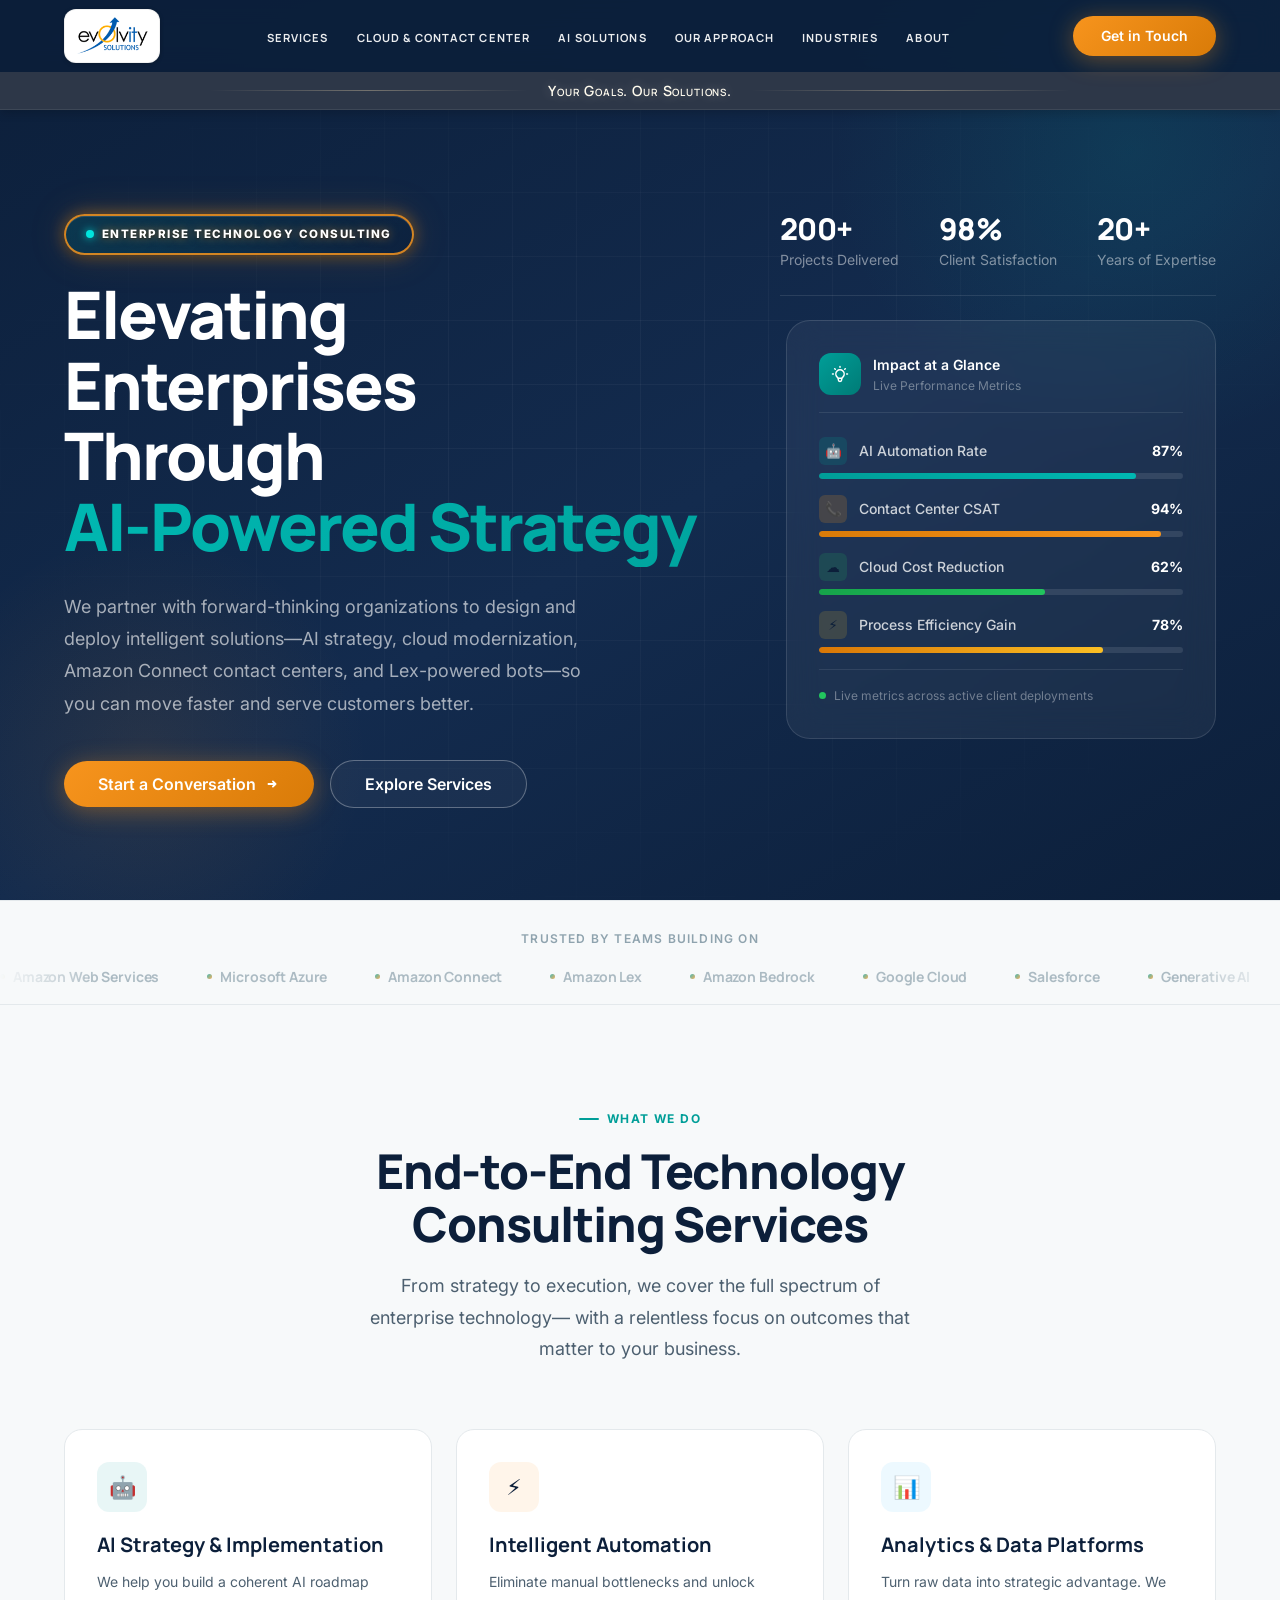
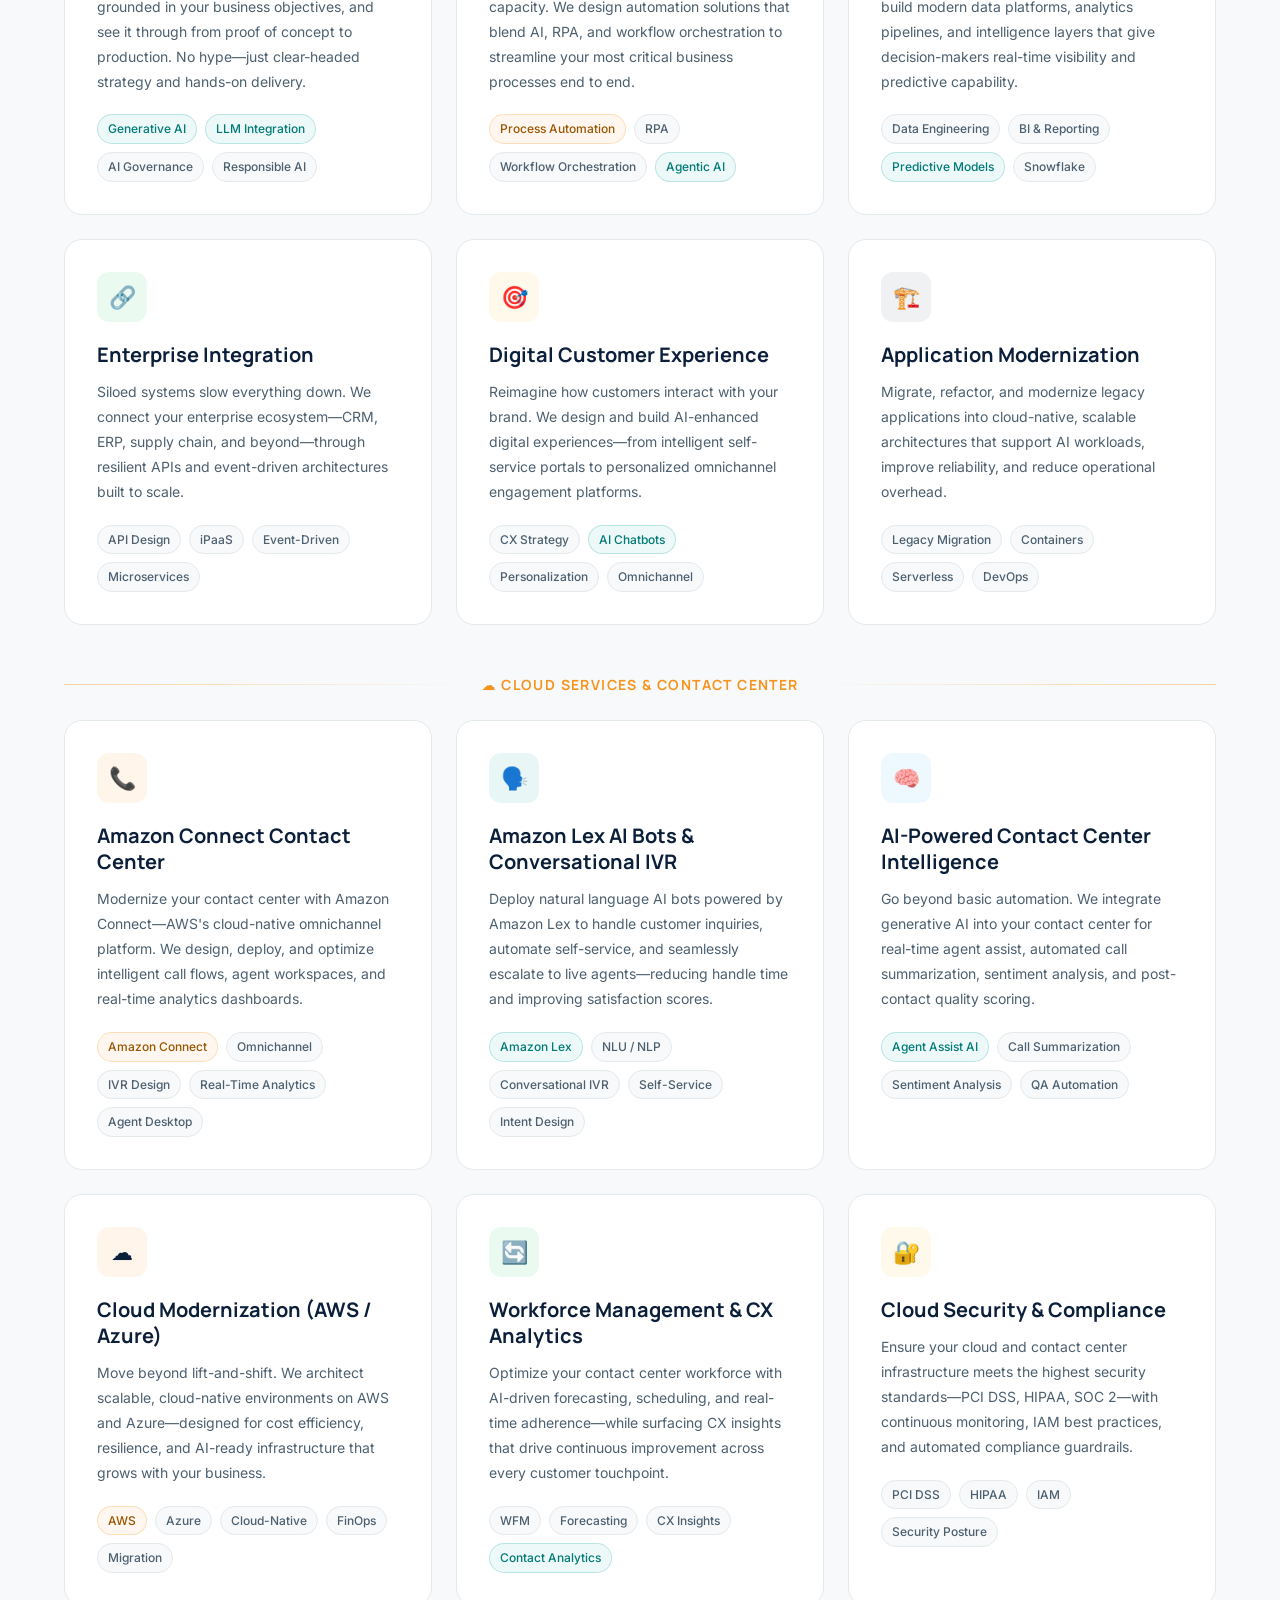
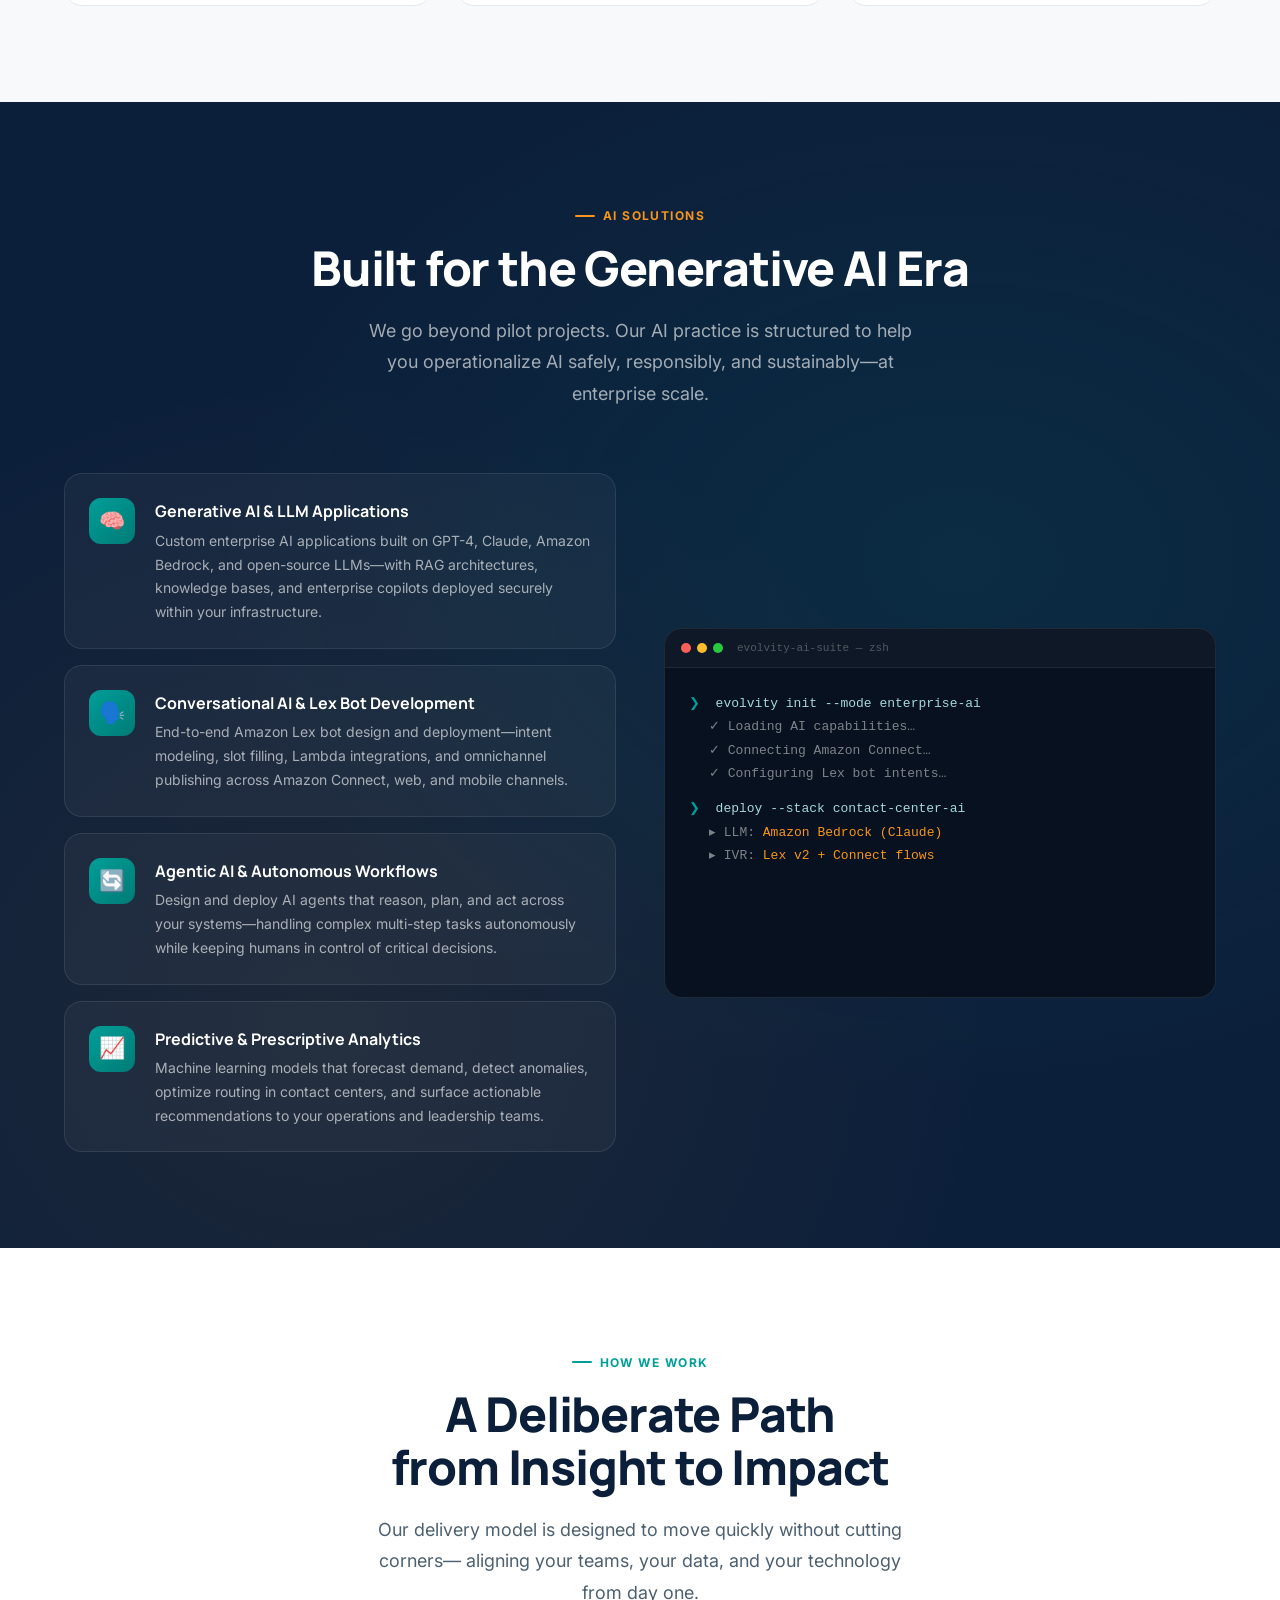
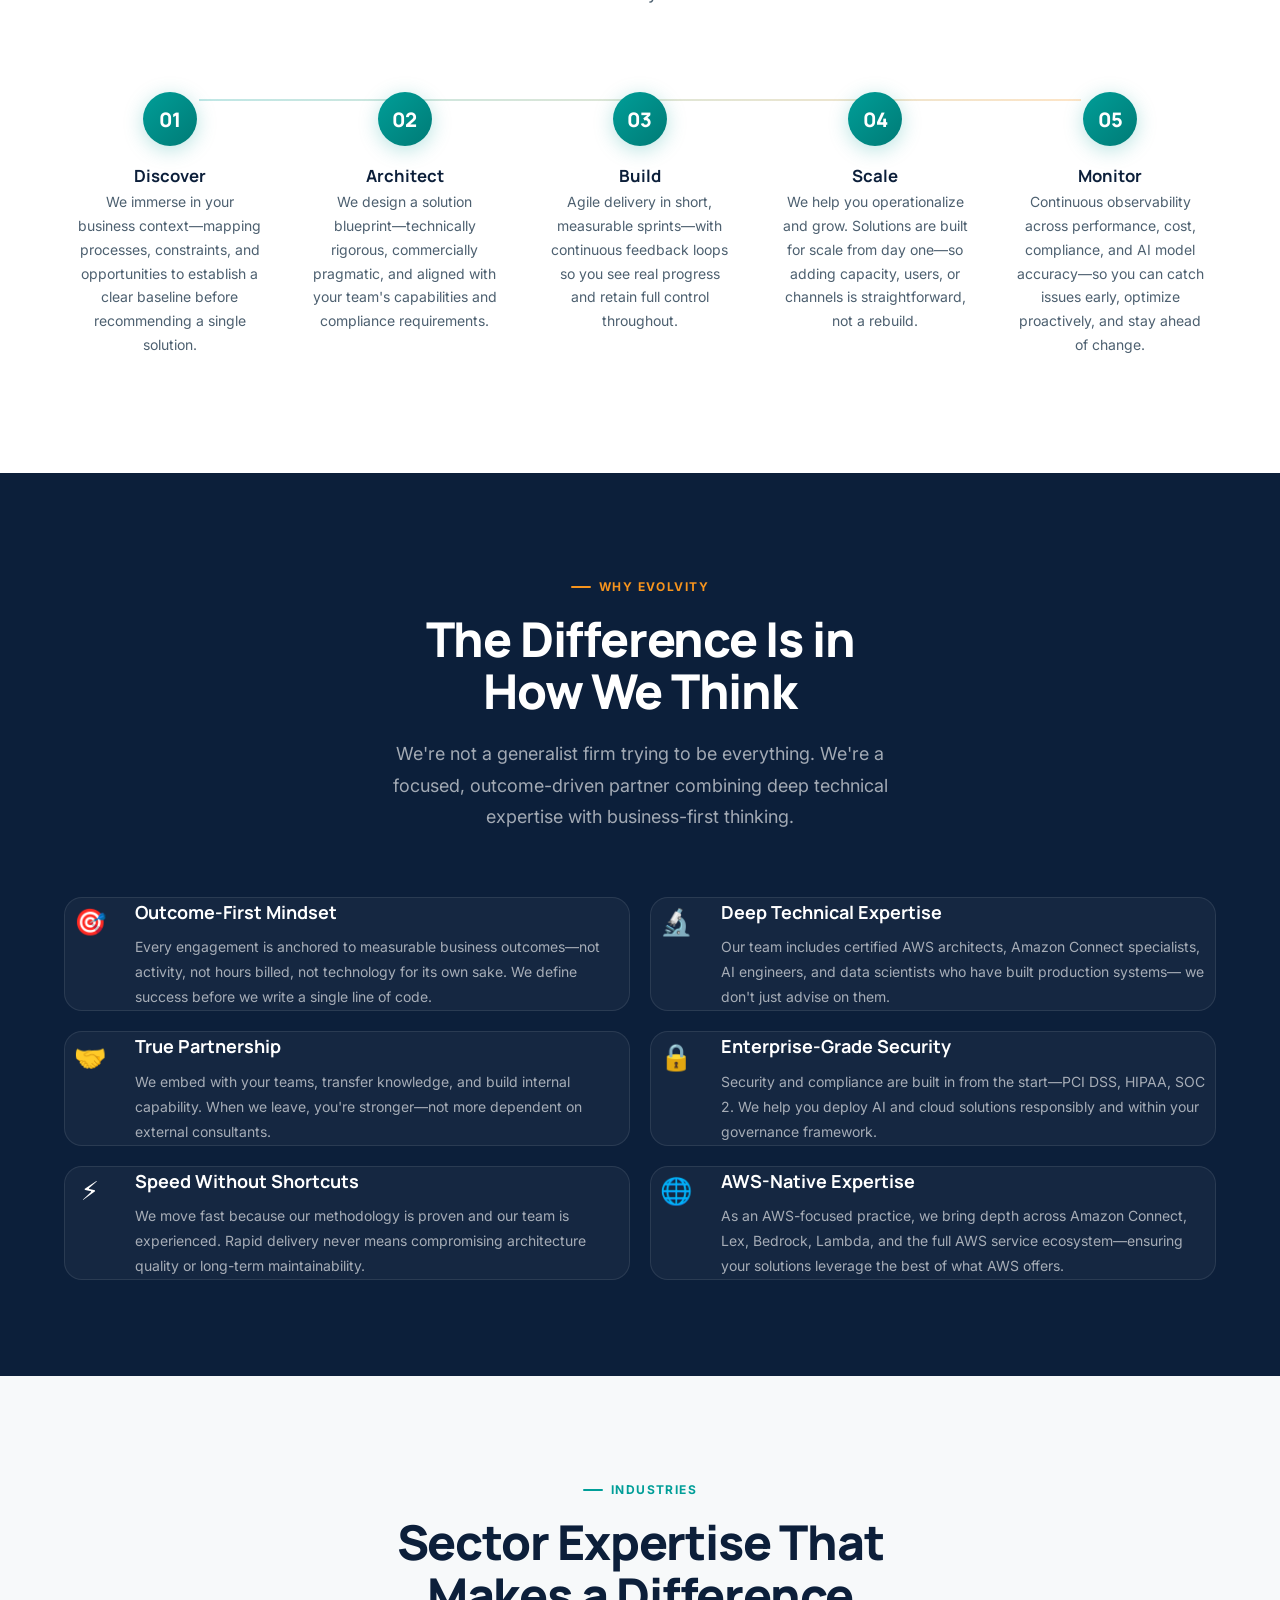
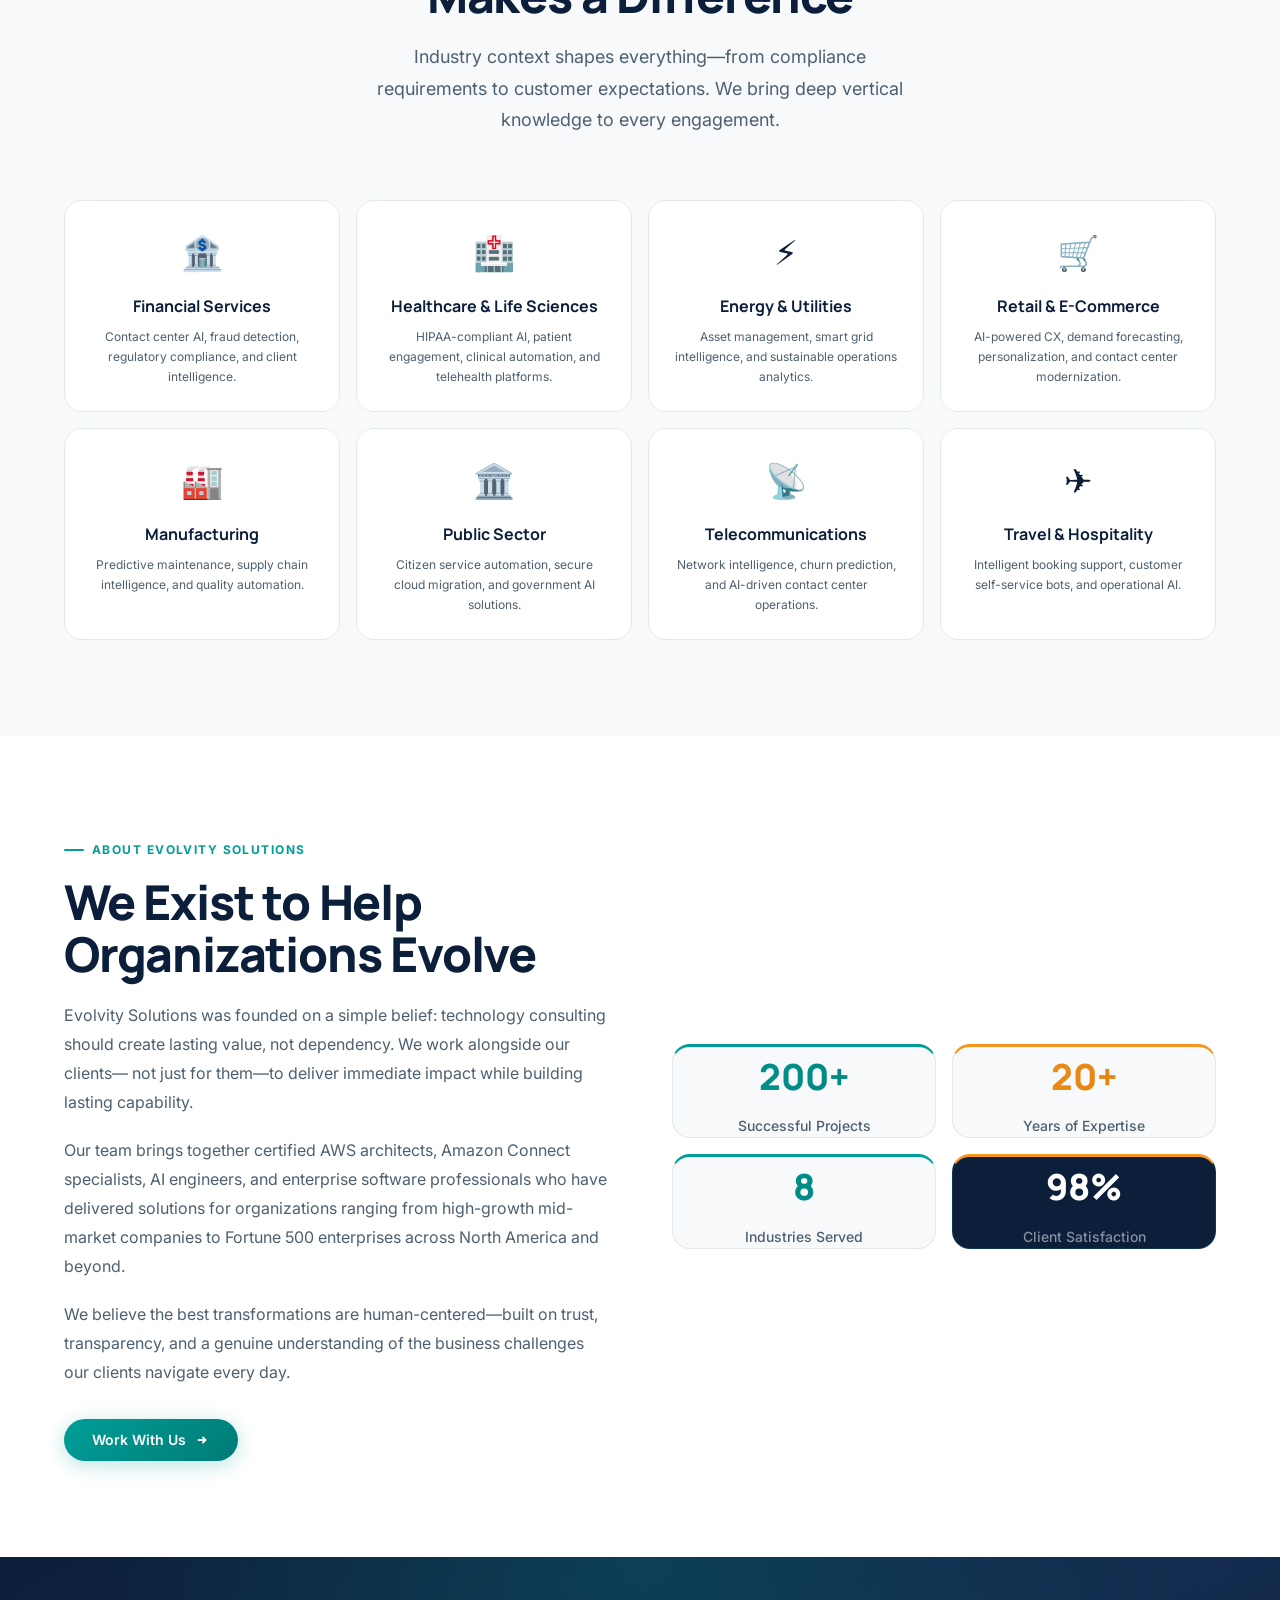
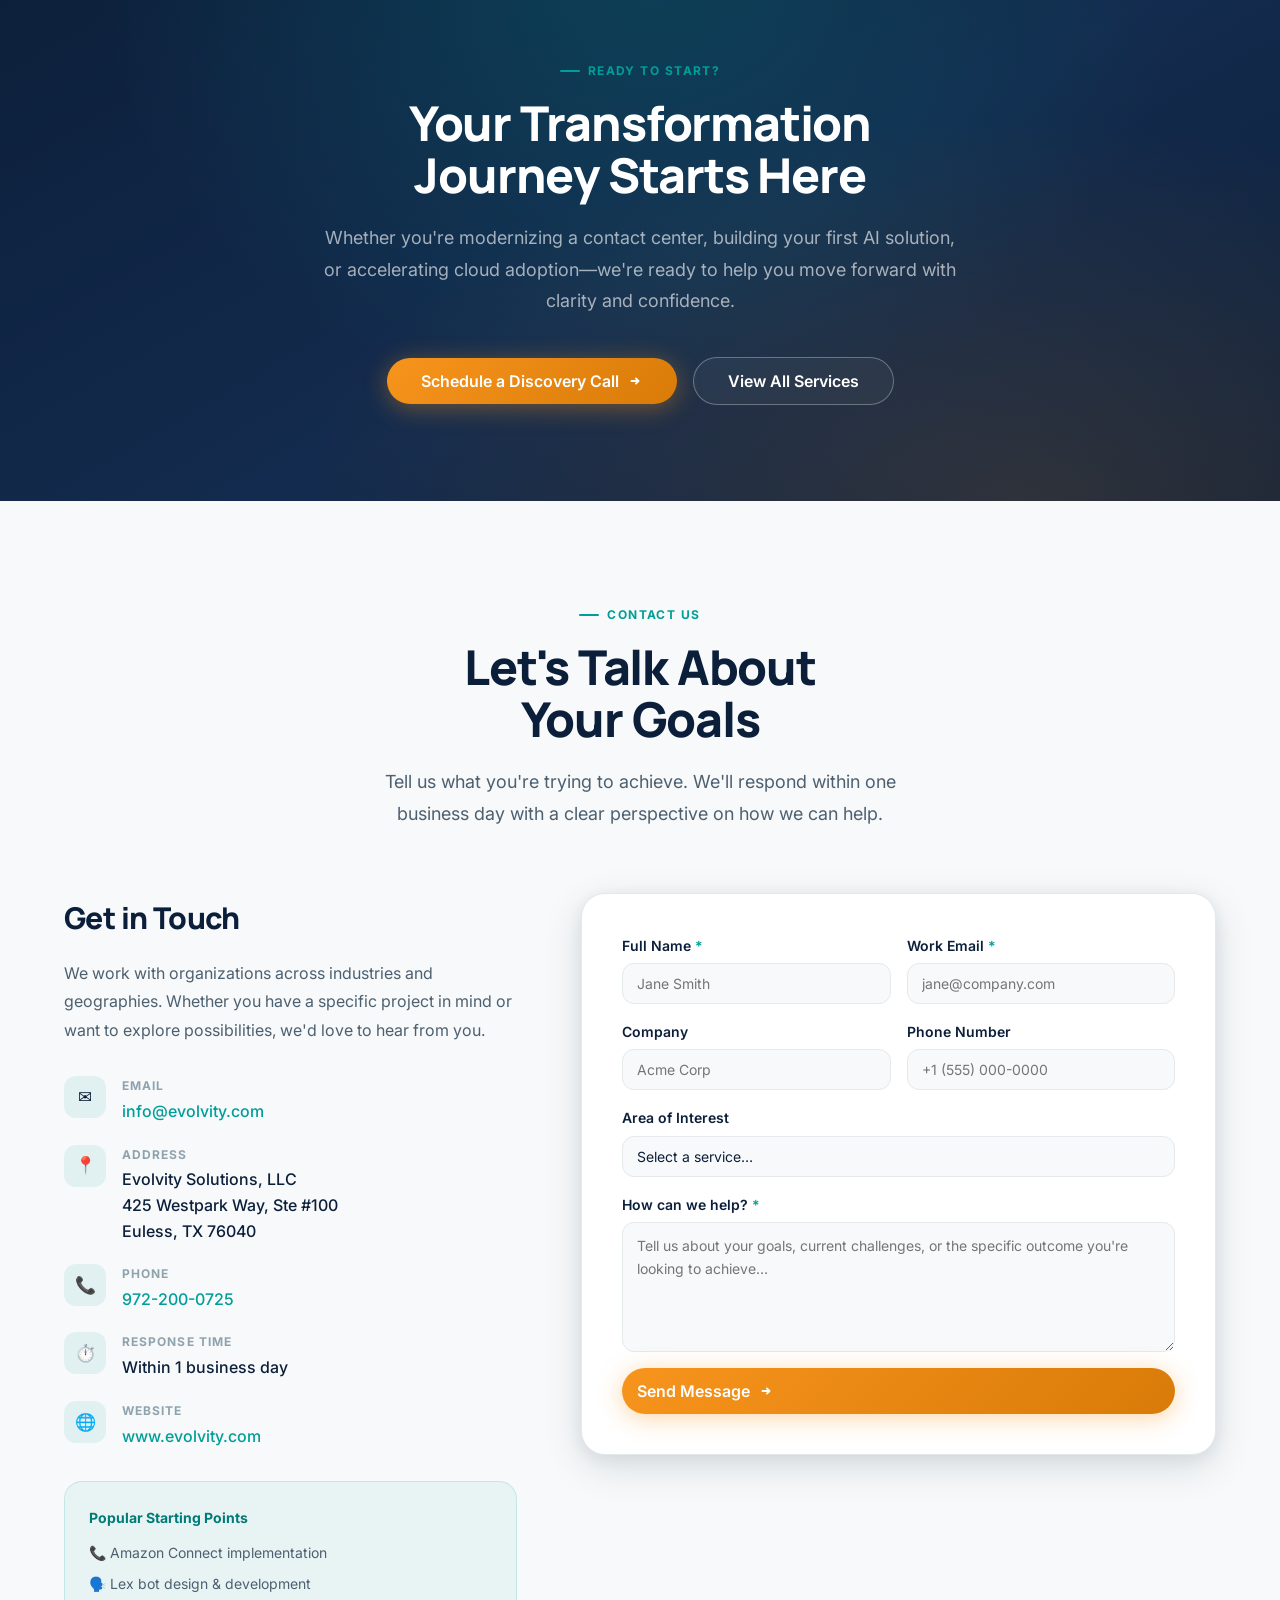
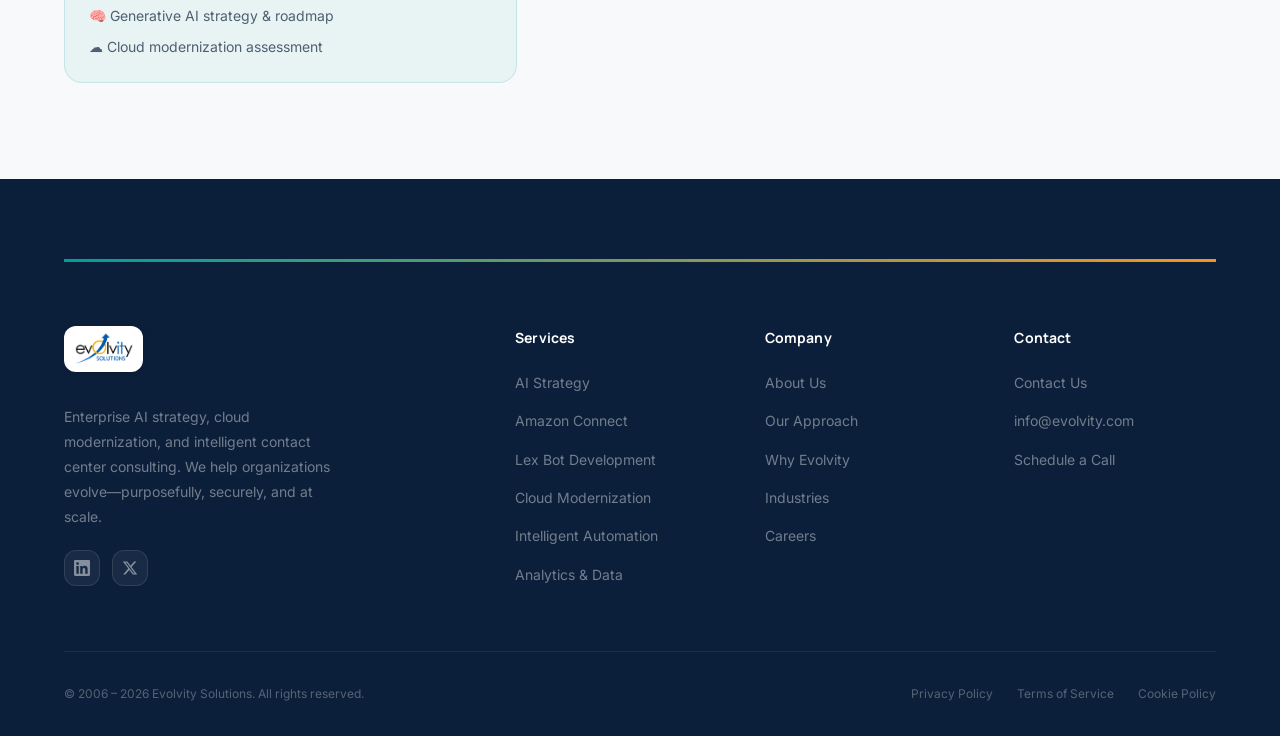
<file: index.html>
<!DOCTYPE html>
<html lang="en">
<head>
  <meta charset="UTF-8" />
  <meta name="viewport" content="width=device-width, initial-scale=1.0" />
  <meta http-equiv="X-UA-Compatible" content="IE=edge" />

  <!-- ═══ Primary SEO ═══ -->
  <title>Evolvity Solutions | AI Strategy, Amazon Connect &amp; Cloud Consulting</title>
  <meta name="description"
        content="Evolvity Solutions delivers enterprise AI strategy, Amazon Connect contact center implementations, Amazon Lex chatbots, cloud modernization on AWS/Azure, and intelligent automation. 20+ years of expertise. 200+ projects." />
  <meta name="keywords"
        content="Amazon Connect consulting, Amazon Lex bot, AI strategy consulting, contact center AI, generative AI, cloud modernization, AWS consulting, intelligent automation, enterprise digital transformation, Evolvity Solutions" />
  <meta name="author" content="Evolvity Solutions" />
  <meta name="robots" content="index, follow" />
  <link rel="canonical" href="https://www.evolvity.com/" />

  <!-- ═══ Open Graph / Facebook ═══ -->
  <meta property="og:type"        content="website" />
  <meta property="og:site_name"   content="Evolvity Solutions" />
  <meta property="og:url"         content="https://www.evolvity.com/" />
  <meta property="og:title"       content="Evolvity Solutions | AI Strategy, Amazon Connect &amp; Cloud Consulting" />
  <meta property="og:description" content="We help enterprises modernize with AI strategy, Amazon Connect contact centers, Lex chatbots, cloud transformation, and intelligent automation." />
  <meta property="og:image"       content="https://www.evolvity.com/images/og-image.png" />
  <meta property="og:image:width"  content="1200" />
  <meta property="og:image:height" content="630" />
  <meta property="og:locale"      content="en_US" />

  <!-- ═══ Twitter / X Card ═══ -->
  <meta name="twitter:card"        content="summary_large_image" />
  <meta name="twitter:site"        content="@evolvity" />
  <meta name="twitter:title"       content="Evolvity Solutions | AI, Amazon Connect &amp; Cloud Consulting" />
  <meta name="twitter:description" content="Enterprise AI strategy, Amazon Connect, Lex bots, and cloud modernization. 20+ years. 200+ projects." />
  <meta name="twitter:image"       content="https://www.evolvity.com/images/og-image.png" />

  <!-- ═══ Geo / Local ═══ -->
  <meta name="geo.region"   content="US" />
  <meta name="geo.placename" content="United States" />

  <!-- ═══ Favicon ═══ -->
  <link rel="icon" type="image/gif" href="images/evol_logo.gif" />
  <link rel="icon" type="image/svg+xml" href="images/favicon.svg" />
  <link rel="icon" type="image/png"     href="images/favicon.png" />
  <link rel="apple-touch-icon"          href="images/favicon.png" />

  <!-- ═══ Fonts ═══ -->
  <link rel="preconnect" href="https://fonts.googleapis.com" />
  <link rel="preconnect" href="https://fonts.gstatic.com" crossorigin />
  <link href="https://fonts.googleapis.com/css2?family=Inter:wght@300;400;500;600;700&family=Manrope:wght@400;500;600;700;800&display=swap" rel="stylesheet" />

  <!-- ═══ Styles ═══ -->
  <link rel="stylesheet" href="css/styles_v1.css" />

  <!-- ═══ Schema.org Structured Data ═══ -->
  <script type="application/ld+json">
  {
    "@context": "https://schema.org",
    "@graph": [
      {
        "@type": "Organization",
        "@id": "https://www.evolvity.com/#organization",
        "name": "Evolvity Solutions",
        "url": "https://www.evolvity.com",
        "logo": "https://www.evolvity.com/images/evol_logo.gif",
        "description": "Enterprise AI strategy, Amazon Connect contact center consulting, Amazon Lex bot development, cloud modernization, and intelligent automation.",
        "foundingDate": "2006",
        "address": {
          "@type": "PostalAddress",
          "streetAddress": "425 Westpark Way, Ste #100",
          "addressLocality": "Euless",
          "addressRegion": "TX",
          "postalCode": "76040",
          "addressCountry": "US"
        },
        "telephone": "+1-972-200-0725",
        "contactPoint": {
          "@type": "ContactPoint",
          "telephone": "+1-972-200-0725",
          "email": "info@evolvity.com",
          "contactType": "customer service",
          "availableLanguage": "English"
        },
        "sameAs": [
          "https://www.linkedin.com/company/evolvity-solutions-llc/"
        ]
      },
      {
        "@type": "WebSite",
        "@id": "https://www.evolvity.com/#website",
        "url": "https://www.evolvity.com",
        "name": "Evolvity Solutions",
        "publisher": { "@id": "https://www.evolvity.com/#organization" }
      },
      {
        "@type": "Service",
        "name": "Amazon Connect Contact Center Consulting",
        "provider": { "@id": "https://www.evolvity.com/#organization" },
        "description": "End-to-end Amazon Connect implementation, optimization, and support for enterprise contact centers.",
        "serviceType": "Cloud Contact Center Consulting"
      },
      {
        "@type": "Service",
        "name": "Amazon Lex Bot Development",
        "provider": { "@id": "https://www.evolvity.com/#organization" },
        "description": "Custom Amazon Lex chatbot and conversational IVR design, development, and deployment.",
        "serviceType": "Conversational AI Development"
      },
      {
        "@type": "Service",
        "name": "AI Strategy & Implementation",
        "provider": { "@id": "https://www.evolvity.com/#organization" },
        "description": "Enterprise generative AI strategy, LLM integration, and AI governance consulting.",
        "serviceType": "AI Consulting"
      }
    ]
  }
  </script>
</head>
<body>

  <!-- Skip to main content (accessibility) -->
  <a class="skip-link" href="#main">Skip to main content</a>

  <!-- ============================================================
       NAVIGATION
  ============================================================ -->
  <nav class="nav nav--scrolled" id="main-nav" role="navigation" aria-label="Main navigation">
    <div class="nav__inner">

      <!-- Logo: GIF file -->
      <a href="#hero" class="nav__logo" aria-label="Evolvity Solutions – Home">
        <div class="nav__logo-pill">
          <img
            src="images/evol_logo.gif"
            alt="Evolvity Solutions logo"
            class="nav__logo-img"
            width="150"
            height="42"
            onerror="this.parentElement.style.display='none'; document.getElementById('nav-fallback').style.display='flex';"
          />
        </div>
        <!-- Fallback if GIF fails to load -->
        <span id="nav-fallback" style="display:none; align-items:center; gap:10px;">
          <span class="nav__logo-mark">E</span>
          <span class="nav__logo-text">Evolvity</span>
        </span>
      </a>

      <!-- Desktop Menu -->
      <ul class="nav__menu" role="list">
        <li><a class="nav__link" href="#services">Services</a></li>
        <li><a class="nav__link" href="#cloud-services">Cloud &amp; Contact Center</a></li>
        <li><a class="nav__link" href="#ai-solutions">AI Solutions</a></li>
        <li><a class="nav__link" href="#approach">Our Approach</a></li>
        <li><a class="nav__link" href="#industries">Industries</a></li>
        <li><a class="nav__link" href="#about">About</a></li>
      </ul>

      <!-- CTA Button -->
      <a href="#contact" class="btn btn--primary nav__cta">Get in Touch</a>

      <!-- Hamburger (mobile) -->
      <button
        class="nav__hamburger"
        id="hamburger"
        aria-label="Toggle mobile menu"
        aria-expanded="false"
        aria-controls="mobile-menu"
      >
        <span></span><span></span><span></span>
      </button>
    </div>
  </nav>

  <!-- Slogan Banner (fixed, just below nav) -->
  <div class="slogan-banner">
    <div class="slogan-banner__inner">
      <span class="slogan-banner__line"></span>
      <p class="slogan-banner__text">Your Goals. Our Solutions.</p>
      <span class="slogan-banner__line"></span>
    </div>
  </div>

  <!-- Mobile Menu -->
  <div class="mobile-menu" id="mobile-menu" role="dialog" aria-label="Mobile navigation" aria-modal="true">
    <a class="mobile-menu__link" href="#services">Services</a>
    <a class="mobile-menu__link" href="#cloud-services">Cloud &amp; Contact Center</a>
    <a class="mobile-menu__link" href="#ai-solutions">AI Solutions</a>
    <a class="mobile-menu__link" href="#approach">Our Approach</a>
    <a class="mobile-menu__link" href="#industries">Industries</a>
    <a class="mobile-menu__link" href="#about">About</a>
    <a class="btn btn--primary btn--lg" href="#contact" style="margin-top:1.5rem;">Get in Touch</a>
  </div>

  <main id="main">

    <!-- ============================================================
         HERO
    ============================================================ -->
    <section class="hero" id="hero" aria-labelledby="hero-heading">
      <div class="hero__bg-grid" aria-hidden="true"></div>
      <div class="hero__orb-1"   aria-hidden="true"></div>
      <div class="hero__orb-2"   aria-hidden="true"></div>

      <div class="hero__content">

        <!-- Left: text -->
        <div class="hero__text">
          <div class="hero__badge">
            <span class="hero__badge-dot"></span>
            Enterprise Technology Consulting
          </div>

          <h1 class="hero__title" id="hero-heading">
            Elevating Enterprises<br />
            Through<br />
            <span class="typed-wrap"><span id="typed-text">AI-Powered Strategy</span></span>
          </h1>

          <p class="hero__description">
            We partner with forward-thinking organizations to design and deploy
            intelligent solutions—AI strategy, cloud modernization, Amazon Connect
            contact centers, and Lex-powered bots—so you can move faster and
            serve customers better.
          </p>

          <div class="hero__actions">
            <a href="#contact" class="btn btn--primary btn--lg">
              Start a Conversation
              <svg class="btn__icon" fill="none" viewBox="0 0 18 18" stroke="currentColor" stroke-width="2" aria-hidden="true">
                <path stroke-linecap="round" stroke-linejoin="round" d="M5 9h8m-3-3 3 3-3 3"/>
              </svg>
            </a>
            <a href="#services" class="btn btn--outline-white btn--lg">Explore Services</a>
          </div>

        </div>

        <!-- Right: Impact at a Glance -->
        <div class="hero__visual" aria-hidden="true">
          <div class="hero__stats" aria-label="Key figures">
            <div class="hero__stat">
              <div class="hero__stat-value" data-counter="200" data-suffix="+">200+</div>
              <div class="hero__stat-label">Projects Delivered</div>
            </div>
            <div class="hero__stat">
              <div class="hero__stat-value" data-counter="98" data-suffix="%">98%</div>
              <div class="hero__stat-label">Client Satisfaction</div>
            </div>
            <div class="hero__stat">
              <div class="hero__stat-value" data-counter="20" data-suffix="+">20+</div>
              <div class="hero__stat-label">Years of Expertise</div>
            </div>
          </div>
          <div class="hero__visual-card">
            <div class="hero__visual-header">
              <div class="hero__visual-icon">
                <svg viewBox="0 0 24 24" fill="none" stroke="currentColor" stroke-width="1.8">
                  <path stroke-linecap="round" stroke-linejoin="round"
                        d="M9.663 17h4.673M12 3v1m6.364 1.636-.707.707M21 12h-1M4 12H3m3.343-5.657-.707-.707m2.828 9.9a5 5 0 1 1 7.072 0l-.548.547A3.374 3.374 0 0 0 14 18.469V19a2 2 0 1 1-4 0v-.531c0-.895-.356-1.754-.988-2.386l-.548-.547z"/>
                </svg>
              </div>
              <div>
                <div class="hero__visual-label">Impact at a Glance</div>
                <div class="hero__visual-sub">Live Performance Metrics</div>
              </div>
            </div>

            <div class="ai-dashboard">
              <div class="ai-dashboard__metric">
                <div class="ai-dashboard__metric-top">
                  <div class="ai-dashboard__metric-icon ai-dashboard__metric-icon--teal">🤖</div>
                  <span class="ai-dashboard__metric-label">AI Automation Rate</span>
                  <span class="ai-dashboard__metric-val">87%</span>
                </div>
                <div class="ai-dashboard__bar-track">
                  <div class="ai-dashboard__bar ai-dashboard__bar--teal" style="--pct:87%;--delay:0.2s"></div>
                </div>
              </div>
              <div class="ai-dashboard__metric">
                <div class="ai-dashboard__metric-top">
                  <div class="ai-dashboard__metric-icon ai-dashboard__metric-icon--orange">📞</div>
                  <span class="ai-dashboard__metric-label">Contact Center CSAT</span>
                  <span class="ai-dashboard__metric-val">94%</span>
                </div>
                <div class="ai-dashboard__bar-track">
                  <div class="ai-dashboard__bar ai-dashboard__bar--orange" style="--pct:94%;--delay:0.4s"></div>
                </div>
              </div>
              <div class="ai-dashboard__metric">
                <div class="ai-dashboard__metric-top">
                  <div class="ai-dashboard__metric-icon ai-dashboard__metric-icon--green">☁️</div>
                  <span class="ai-dashboard__metric-label">Cloud Cost Reduction</span>
                  <span class="ai-dashboard__metric-val">62%</span>
                </div>
                <div class="ai-dashboard__bar-track">
                  <div class="ai-dashboard__bar ai-dashboard__bar--green" style="--pct:62%;--delay:0.6s"></div>
                </div>
              </div>
              <div class="ai-dashboard__metric">
                <div class="ai-dashboard__metric-top">
                  <div class="ai-dashboard__metric-icon ai-dashboard__metric-icon--amber">⚡</div>
                  <span class="ai-dashboard__metric-label">Process Efficiency Gain</span>
                  <span class="ai-dashboard__metric-val">78%</span>
                </div>
                <div class="ai-dashboard__bar-track">
                  <div class="ai-dashboard__bar ai-dashboard__bar--amber" style="--pct:78%;--delay:0.8s"></div>
                </div>
              </div>
            </div>

            <div class="ai-dashboard__live">
              <span class="ai-dashboard__live-dot"></span>
              Live metrics across active client deployments
            </div>
          </div>
        </div>

      </div>
    </section>

    <!-- ============================================================
         SCROLLING RIBBON
    ============================================================ -->
    <div class="ribbon" aria-label="Technology partners and platforms">
      <p class="ribbon__label">Trusted by teams building on</p>
      <div class="ribbon__track-wrap">
        <div class="ribbon__track" aria-hidden="true">
          <span class="ribbon__item"><span class="ribbon__dot"></span>Amazon Web Services</span>
          <span class="ribbon__item"><span class="ribbon__dot"></span>Microsoft Azure</span>
          <span class="ribbon__item"><span class="ribbon__dot"></span>Amazon Connect</span>
          <span class="ribbon__item"><span class="ribbon__dot"></span>Amazon Lex</span>
          <span class="ribbon__item"><span class="ribbon__dot"></span>Amazon Bedrock</span>
          <span class="ribbon__item"><span class="ribbon__dot"></span>Google Cloud</span>
          <span class="ribbon__item"><span class="ribbon__dot"></span>Salesforce</span>
          <span class="ribbon__item"><span class="ribbon__dot"></span>Generative AI</span>
          <span class="ribbon__item"><span class="ribbon__dot"></span>Terraform</span>
          <span class="ribbon__item"><span class="ribbon__dot"></span>Kubernetes</span>
          <span class="ribbon__item"><span class="ribbon__dot"></span>Snowflake</span>
          <span class="ribbon__item"><span class="ribbon__dot"></span>OpenAI / GPT-4</span>
          <!-- duplicate set for seamless infinite loop -->
          <span class="ribbon__item"><span class="ribbon__dot"></span>Amazon Web Services</span>
          <span class="ribbon__item"><span class="ribbon__dot"></span>Microsoft Azure</span>
          <span class="ribbon__item"><span class="ribbon__dot"></span>Amazon Connect</span>
          <span class="ribbon__item"><span class="ribbon__dot"></span>Amazon Lex</span>
          <span class="ribbon__item"><span class="ribbon__dot"></span>Amazon Bedrock</span>
          <span class="ribbon__item"><span class="ribbon__dot"></span>Google Cloud</span>
          <span class="ribbon__item"><span class="ribbon__dot"></span>Salesforce</span>
          <span class="ribbon__item"><span class="ribbon__dot"></span>Generative AI</span>
          <span class="ribbon__item"><span class="ribbon__dot"></span>Terraform</span>
          <span class="ribbon__item"><span class="ribbon__dot"></span>Kubernetes</span>
          <span class="ribbon__item"><span class="ribbon__dot"></span>Snowflake</span>
          <span class="ribbon__item"><span class="ribbon__dot"></span>OpenAI / GPT-4</span>
        </div>
      </div>
    </div>

    <!-- ============================================================
         CORE SERVICES
    ============================================================ -->
    <section class="section section--tinted" id="services" aria-labelledby="services-heading">
      <div class="container">

        <div class="section__header reveal">
          <div class="section__eyebrow">What We Do</div>
          <h2 class="section__title" id="services-heading">
            End-to-End Technology<br />Consulting Services
          </h2>
          <p class="section__subtitle">
            From strategy to execution, we cover the full spectrum of enterprise technology—
            with a relentless focus on outcomes that matter to your business.
          </p>
        </div>

        <div class="services-grid">

          <article class="service-card reveal reveal--delay-1">
            <div class="service-card__icon service-card__icon--teal" aria-hidden="true">🤖</div>
            <h3 class="service-card__title">AI Strategy &amp; Implementation</h3>
            <p class="service-card__description">
              We help you build a coherent AI roadmap grounded in your business objectives,
              and see it through from proof of concept to production.
              No hype—just clear-headed strategy and hands-on delivery.
            </p>
            <div class="service-card__tags">
              <span class="tag tag--teal">Generative AI</span>
              <span class="tag tag--teal">LLM Integration</span>
              <span class="tag">AI Governance</span>
              <span class="tag">Responsible AI</span>
            </div>
          </article>

          <article class="service-card reveal reveal--delay-2">
            <div class="service-card__icon service-card__icon--orange" aria-hidden="true">⚡</div>
            <h3 class="service-card__title">Intelligent Automation</h3>
            <p class="service-card__description">
              Eliminate manual bottlenecks and unlock capacity. We design automation
              solutions that blend AI, RPA, and workflow orchestration to streamline
              your most critical business processes end to end.
            </p>
            <div class="service-card__tags">
              <span class="tag tag--orange">Process Automation</span>
              <span class="tag">RPA</span>
              <span class="tag">Workflow Orchestration</span>
              <span class="tag tag--teal">Agentic AI</span>
            </div>
          </article>

          <article class="service-card reveal reveal--delay-3">
            <div class="service-card__icon service-card__icon--sky" aria-hidden="true">📊</div>
            <h3 class="service-card__title">Analytics &amp; Data Platforms</h3>
            <p class="service-card__description">
              Turn raw data into strategic advantage. We build modern data platforms,
              analytics pipelines, and intelligence layers that give decision-makers
              real-time visibility and predictive capability.
            </p>
            <div class="service-card__tags">
              <span class="tag">Data Engineering</span>
              <span class="tag">BI &amp; Reporting</span>
              <span class="tag tag--teal">Predictive Models</span>
              <span class="tag">Snowflake</span>
            </div>
          </article>

          <article class="service-card reveal reveal--delay-1">
            <div class="service-card__icon service-card__icon--green" aria-hidden="true">🔗</div>
            <h3 class="service-card__title">Enterprise Integration</h3>
            <p class="service-card__description">
              Siloed systems slow everything down. We connect your enterprise
              ecosystem—CRM, ERP, supply chain, and beyond—through resilient
              APIs and event-driven architectures built to scale.
            </p>
            <div class="service-card__tags">
              <span class="tag">API Design</span>
              <span class="tag">iPaaS</span>
              <span class="tag">Event-Driven</span>
              <span class="tag">Microservices</span>
            </div>
          </article>

          <article class="service-card reveal reveal--delay-2">
            <div class="service-card__icon service-card__icon--amber" aria-hidden="true">🎯</div>
            <h3 class="service-card__title">Digital Customer Experience</h3>
            <p class="service-card__description">
              Reimagine how customers interact with your brand. We design and build
              AI-enhanced digital experiences—from intelligent self-service portals
              to personalized omnichannel engagement platforms.
            </p>
            <div class="service-card__tags">
              <span class="tag">CX Strategy</span>
              <span class="tag tag--teal">AI Chatbots</span>
              <span class="tag">Personalization</span>
              <span class="tag">Omnichannel</span>
            </div>
          </article>

          <article class="service-card reveal reveal--delay-3">
            <div class="service-card__icon service-card__icon--navy" aria-hidden="true">🏗️</div>
            <h3 class="service-card__title">Application Modernization</h3>
            <p class="service-card__description">
              Migrate, refactor, and modernize legacy applications into cloud-native,
              scalable architectures that support AI workloads, improve reliability,
              and reduce operational overhead.
            </p>
            <div class="service-card__tags">
              <span class="tag">Legacy Migration</span>
              <span class="tag">Containers</span>
              <span class="tag">Serverless</span>
              <span class="tag">DevOps</span>
            </div>
          </article>

        </div>

        <!-- ── Cloud & Contact Center subsection ── -->
        <div class="services-section-label reveal" id="cloud-services">
          <div class="services-section-label__line"></div>
          <div class="services-section-label__text">☁️ Cloud Services &amp; Contact Center</div>
          <div class="services-section-label__line"
               style="background: linear-gradient(90deg, transparent, rgba(247,148,29,0.4));"></div>
        </div>

        <div class="services-grid">

          <article class="service-card service-card--cloud reveal reveal--delay-1">
            <div class="service-card__icon service-card__icon--orange" aria-hidden="true">📞</div>
            <h3 class="service-card__title">Amazon Connect Contact Center</h3>
            <p class="service-card__description">
              Modernize your contact center with Amazon Connect—AWS's cloud-native
              omnichannel platform. We design, deploy, and optimize intelligent call
              flows, agent workspaces, and real-time analytics dashboards.
            </p>
            <div class="service-card__tags">
              <span class="tag tag--orange">Amazon Connect</span>
              <span class="tag">Omnichannel</span>
              <span class="tag">IVR Design</span>
              <span class="tag">Real-Time Analytics</span>
              <span class="tag">Agent Desktop</span>
            </div>
          </article>

          <article class="service-card service-card--cloud reveal reveal--delay-2">
            <div class="service-card__icon service-card__icon--teal" aria-hidden="true">🗣️</div>
            <h3 class="service-card__title">Amazon Lex AI Bots &amp; Conversational IVR</h3>
            <p class="service-card__description">
              Deploy natural language AI bots powered by Amazon Lex to handle
              customer inquiries, automate self-service, and seamlessly escalate
              to live agents—reducing handle time and improving satisfaction scores.
            </p>
            <div class="service-card__tags">
              <span class="tag tag--teal">Amazon Lex</span>
              <span class="tag">NLU / NLP</span>
              <span class="tag">Conversational IVR</span>
              <span class="tag">Self-Service</span>
              <span class="tag">Intent Design</span>
            </div>
          </article>

          <article class="service-card service-card--cloud reveal reveal--delay-3">
            <div class="service-card__icon service-card__icon--sky" aria-hidden="true">🧠</div>
            <h3 class="service-card__title">AI-Powered Contact Center Intelligence</h3>
            <p class="service-card__description">
              Go beyond basic automation. We integrate generative AI into your contact
              center for real-time agent assist, automated call summarization, sentiment
              analysis, and post-contact quality scoring.
            </p>
            <div class="service-card__tags">
              <span class="tag tag--teal">Agent Assist AI</span>
              <span class="tag">Call Summarization</span>
              <span class="tag">Sentiment Analysis</span>
              <span class="tag">QA Automation</span>
            </div>
          </article>

          <article class="service-card service-card--cloud reveal reveal--delay-1">
            <div class="service-card__icon service-card__icon--orange" aria-hidden="true">☁️</div>
            <h3 class="service-card__title">Cloud Modernization (AWS / Azure)</h3>
            <p class="service-card__description">
              Move beyond lift-and-shift. We architect scalable, cloud-native
              environments on AWS and Azure—designed for cost efficiency, resilience,
              and AI-ready infrastructure that grows with your business.
            </p>
            <div class="service-card__tags">
              <span class="tag tag--orange">AWS</span>
              <span class="tag">Azure</span>
              <span class="tag">Cloud-Native</span>
              <span class="tag">FinOps</span>
              <span class="tag">Migration</span>
            </div>
          </article>

          <article class="service-card service-card--cloud reveal reveal--delay-2">
            <div class="service-card__icon service-card__icon--green" aria-hidden="true">🔄</div>
            <h3 class="service-card__title">Workforce Management &amp; CX Analytics</h3>
            <p class="service-card__description">
              Optimize your contact center workforce with AI-driven forecasting,
              scheduling, and real-time adherence—while surfacing CX insights
              that drive continuous improvement across every customer touchpoint.
            </p>
            <div class="service-card__tags">
              <span class="tag">WFM</span>
              <span class="tag">Forecasting</span>
              <span class="tag">CX Insights</span>
              <span class="tag tag--teal">Contact Analytics</span>
            </div>
          </article>

          <article class="service-card service-card--cloud reveal reveal--delay-3">
            <div class="service-card__icon service-card__icon--amber" aria-hidden="true">🔐</div>
            <h3 class="service-card__title">Cloud Security &amp; Compliance</h3>
            <p class="service-card__description">
              Ensure your cloud and contact center infrastructure meets the highest
              security standards—PCI DSS, HIPAA, SOC 2—with continuous monitoring,
              IAM best practices, and automated compliance guardrails.
            </p>
            <div class="service-card__tags">
              <span class="tag">PCI DSS</span>
              <span class="tag">HIPAA</span>
              <span class="tag">IAM</span>
              <span class="tag">Security Posture</span>
            </div>
          </article>

        </div>
      </div>
    </section>

    <!-- ============================================================
         AI SOLUTIONS (Dark)
    ============================================================ -->
    <section class="section section--dark ai-section" id="ai-solutions" aria-labelledby="ai-heading">
      <div class="ai-section__bg" aria-hidden="true"></div>
      <div class="container ai-section__inner">

        <div class="section__header reveal">
          <div class="section__eyebrow">AI Solutions</div>
          <h2 class="section__title" id="ai-heading">
            Built for the Generative AI Era
          </h2>
          <p class="section__subtitle">
            We go beyond pilot projects. Our AI practice is structured to help you
            operationalize AI safely, responsibly, and sustainably—at enterprise scale.
          </p>
        </div>

        <div class="ai-solutions-grid">

          <div class="ai-solutions-list">

            <div class="ai-solution-item reveal reveal--delay-1">
              <div class="ai-solution-item__icon" aria-hidden="true">🧠</div>
              <div>
                <h3 class="ai-solution-item__title">Generative AI &amp; LLM Applications</h3>
                <p class="ai-solution-item__desc">
                  Custom enterprise AI applications built on GPT-4, Claude, Amazon Bedrock,
                  and open-source LLMs—with RAG architectures, knowledge bases, and
                  enterprise copilots deployed securely within your infrastructure.
                </p>
              </div>
            </div>

            <div class="ai-solution-item reveal reveal--delay-2">
              <div class="ai-solution-item__icon" aria-hidden="true">🗣️</div>
              <div>
                <h3 class="ai-solution-item__title">Conversational AI &amp; Lex Bot Development</h3>
                <p class="ai-solution-item__desc">
                  End-to-end Amazon Lex bot design and deployment—intent modeling,
                  slot filling, Lambda integrations, and omnichannel publishing
                  across Amazon Connect, web, and mobile channels.
                </p>
              </div>
            </div>

            <div class="ai-solution-item reveal reveal--delay-3">
              <div class="ai-solution-item__icon" aria-hidden="true">🔄</div>
              <div>
                <h3 class="ai-solution-item__title">Agentic AI &amp; Autonomous Workflows</h3>
                <p class="ai-solution-item__desc">
                  Design and deploy AI agents that reason, plan, and act across
                  your systems—handling complex multi-step tasks autonomously
                  while keeping humans in control of critical decisions.
                </p>
              </div>
            </div>

            <div class="ai-solution-item reveal reveal--delay-4">
              <div class="ai-solution-item__icon" aria-hidden="true">📈</div>
              <div>
                <h3 class="ai-solution-item__title">Predictive &amp; Prescriptive Analytics</h3>
                <p class="ai-solution-item__desc">
                  Machine learning models that forecast demand, detect anomalies,
                  optimize routing in contact centers, and surface actionable
                  recommendations to your operations and leadership teams.
                </p>
              </div>
            </div>

          </div>

          <!-- Terminal visual -->
          <div class="ai-visual-panel reveal reveal--delay-2" aria-hidden="true">
            <div class="ai-terminal">
              <div class="ai-terminal__header">
                <div class="ai-terminal__dot"></div>
                <div class="ai-terminal__dot"></div>
                <div class="ai-terminal__dot"></div>
                <span class="ai-terminal__title">evolvity-ai-suite — zsh</span>
              </div>
              <div class="ai-terminal__body">
                <div class="ai-terminal__line" data-type="cmd">
                  <span class="ai-terminal__prompt">❯</span>&nbsp;
                  <span class="ai-terminal__command">evolvity init --mode enterprise-ai</span>
                </div>
                <div class="ai-terminal__line" data-type="out">
                  <span class="ai-terminal__output">✓ Loading AI capabilities…</span>
                </div>
                <div class="ai-terminal__line" data-type="out">
                  <span class="ai-terminal__output">✓ Connecting Amazon Connect…</span>
                </div>
                <div class="ai-terminal__line" data-type="out">
                  <span class="ai-terminal__output">✓ Configuring Lex bot intents…</span>
                </div>
                <div class="ai-terminal__line" data-type="cmd" style="margin-top:12px;">
                  <span class="ai-terminal__prompt">❯</span>&nbsp;
                  <span class="ai-terminal__command">deploy --stack contact-center-ai</span>
                </div>
                <div class="ai-terminal__line" data-type="out">
                  <span class="ai-terminal__output">▸ LLM: <span class="ai-terminal__accent">Amazon Bedrock (Claude)</span></span>
                </div>
                <div class="ai-terminal__line" data-type="out">
                  <span class="ai-terminal__output">▸ IVR: <span class="ai-terminal__accent">Lex v2 + Connect flows</span></span>
                </div>
                <div class="ai-terminal__line" data-type="out">
                  <span class="ai-terminal__output">▸ Agent assist: <span class="ai-terminal__accent">enabled</span></span>
                </div>
                <div class="ai-terminal__line" data-type="out">
                  <span class="ai-terminal__output">▸ Compliance: <span class="ai-terminal__accent">PCI DSS + HIPAA</span></span>
                </div>
                <div class="ai-terminal__line" data-type="out" style="margin-top:12px;">
                  <span class="ai-terminal__success">✔ Deployment complete — 4.1s</span>
                </div>
                <div class="ai-terminal__line" data-type="cmd">
                  <span class="ai-terminal__prompt">❯</span>&nbsp;
                  <span class="ai-terminal__cursor"></span>
                </div>
              </div>
            </div>
          </div>

        </div>
      </div>
    </section>

    <!-- ============================================================
         OUR APPROACH
    ============================================================ -->
    <section class="section" id="approach" aria-labelledby="approach-heading">
      <div class="container">
        <div class="section__header reveal">
          <div class="section__eyebrow">How We Work</div>
          <h2 class="section__title" id="approach-heading">
            A Deliberate Path<br />from Insight to Impact
          </h2>
          <p class="section__subtitle">
            Our delivery model is designed to move quickly without cutting corners—
            aligning your teams, your data, and your technology from day one.
          </p>
        </div>

        <div class="approach-steps">

          <div class="approach-step reveal reveal--delay-1">
            <div class="approach-step__number">01</div>
            <div>
              <h3 class="approach-step__title">Discover</h3>
              <p class="approach-step__desc">
                We immerse in your business context—mapping processes, constraints,
                and opportunities to establish a clear baseline before recommending
                a single solution.
              </p>
            </div>
          </div>

          <div class="approach-step reveal reveal--delay-2">
            <div class="approach-step__number">02</div>
            <div>
              <h3 class="approach-step__title">Architect</h3>
              <p class="approach-step__desc">
                We design a solution blueprint—technically rigorous, commercially
                pragmatic, and aligned with your team's capabilities and compliance
                requirements.
              </p>
            </div>
          </div>

          <div class="approach-step reveal reveal--delay-3">
            <div class="approach-step__number">03</div>
            <div>
              <h3 class="approach-step__title">Build</h3>
              <p class="approach-step__desc">
                Agile delivery in short, measurable sprints—with continuous feedback
                loops so you see real progress and retain full control throughout.
              </p>
            </div>
          </div>

          <div class="approach-step reveal reveal--delay-4">
            <div class="approach-step__number">04</div>
            <div>
              <h3 class="approach-step__title">Scale</h3>
              <p class="approach-step__desc">
                We help you operationalize and grow. Solutions are built for scale
                from day one—so adding capacity, users, or channels is straightforward,
                not a rebuild.
              </p>
            </div>
          </div>

          <div class="approach-step reveal reveal--delay-5">
            <div class="approach-step__number">05</div>
            <div>
              <h3 class="approach-step__title">Monitor</h3>
              <p class="approach-step__desc">
                Continuous observability across performance, cost, compliance, and
                AI model accuracy—so you can catch issues early, optimize proactively,
                and stay ahead of change.
              </p>
            </div>
          </div>

        </div>
      </div>
    </section>

    <!-- ============================================================
         WHY EVOLVITY (Dark)
    ============================================================ -->
    <section class="section section--dark" id="why" aria-labelledby="why-heading">
      <div class="container">
        <div class="section__header reveal">
          <div class="section__eyebrow">Why Evolvity</div>
          <h2 class="section__title" id="why-heading">
            The Difference Is in<br />How We Think
          </h2>
          <p class="section__subtitle">
            We're not a generalist firm trying to be everything. We're a focused,
            outcome-driven partner combining deep technical expertise with
            business-first thinking.
          </p>
        </div>

        <div class="why-grid">

          <div class="why-item reveal reveal--delay-1">
            <div class="why-item__icon" aria-hidden="true">🎯</div>
            <div>
              <h3 class="why-item__title">Outcome-First Mindset</h3>
              <p class="why-item__desc">
                Every engagement is anchored to measurable business outcomes—not
                activity, not hours billed, not technology for its own sake.
                We define success before we write a single line of code.
              </p>
            </div>
          </div>

          <div class="why-item reveal reveal--delay-2">
            <div class="why-item__icon" aria-hidden="true">🔬</div>
            <div>
              <h3 class="why-item__title">Deep Technical Expertise</h3>
              <p class="why-item__desc">
                Our team includes certified AWS architects, Amazon Connect specialists,
                AI engineers, and data scientists who have built production systems—
                we don't just advise on them.
              </p>
            </div>
          </div>

          <div class="why-item reveal reveal--delay-3">
            <div class="why-item__icon" aria-hidden="true">🤝</div>
            <div>
              <h3 class="why-item__title">True Partnership</h3>
              <p class="why-item__desc">
                We embed with your teams, transfer knowledge, and build internal
                capability. When we leave, you're stronger—not more dependent
                on external consultants.
              </p>
            </div>
          </div>

          <div class="why-item reveal reveal--delay-4">
            <div class="why-item__icon" aria-hidden="true">🔒</div>
            <div>
              <h3 class="why-item__title">Enterprise-Grade Security</h3>
              <p class="why-item__desc">
                Security and compliance are built in from the start—PCI DSS, HIPAA,
                SOC 2. We help you deploy AI and cloud solutions responsibly and
                within your governance framework.
              </p>
            </div>
          </div>

          <div class="why-item reveal reveal--delay-1">
            <div class="why-item__icon" aria-hidden="true">⚡</div>
            <div>
              <h3 class="why-item__title">Speed Without Shortcuts</h3>
              <p class="why-item__desc">
                We move fast because our methodology is proven and our team is
                experienced. Rapid delivery never means compromising architecture
                quality or long-term maintainability.
              </p>
            </div>
          </div>

          <div class="why-item reveal reveal--delay-2">
            <div class="why-item__icon" aria-hidden="true">🌐</div>
            <div>
              <h3 class="why-item__title">AWS-Native Expertise</h3>
              <p class="why-item__desc">
                As an AWS-focused practice, we bring depth across Amazon Connect,
                Lex, Bedrock, Lambda, and the full AWS service ecosystem—ensuring
                your solutions leverage the best of what AWS offers.
              </p>
            </div>
          </div>

        </div>
      </div>
    </section>

    <!-- ============================================================
         INDUSTRIES
    ============================================================ -->
    <section class="section section--tinted" id="industries" aria-labelledby="industries-heading">
      <div class="container">
        <div class="section__header reveal">
          <div class="section__eyebrow">Industries</div>
          <h2 class="section__title" id="industries-heading">
            Sector Expertise That<br />Makes a Difference
          </h2>
          <p class="section__subtitle">
            Industry context shapes everything—from compliance requirements to
            customer expectations. We bring deep vertical knowledge to every engagement.
          </p>
        </div>

        <div class="industries-grid">
          <div class="industry-card reveal reveal--delay-1">
            <span class="industry-card__icon" aria-hidden="true">🏦</span>
            <h3 class="industry-card__name">Financial Services</h3>
            <p class="industry-card__desc">Contact center AI, fraud detection, regulatory compliance, and client intelligence.</p>
          </div>
          <div class="industry-card reveal reveal--delay-2">
            <span class="industry-card__icon" aria-hidden="true">🏥</span>
            <h3 class="industry-card__name">Healthcare &amp; Life Sciences</h3>
            <p class="industry-card__desc">HIPAA-compliant AI, patient engagement, clinical automation, and telehealth platforms.</p>
          </div>
          <div class="industry-card reveal reveal--delay-3">
            <span class="industry-card__icon" aria-hidden="true">⚡</span>
            <h3 class="industry-card__name">Energy &amp; Utilities</h3>
            <p class="industry-card__desc">Asset management, smart grid intelligence, and sustainable operations analytics.</p>
          </div>
          <div class="industry-card reveal reveal--delay-4">
            <span class="industry-card__icon" aria-hidden="true">🛒</span>
            <h3 class="industry-card__name">Retail &amp; E-Commerce</h3>
            <p class="industry-card__desc">AI-powered CX, demand forecasting, personalization, and contact center modernization.</p>
          </div>
          <div class="industry-card reveal reveal--delay-1">
            <span class="industry-card__icon" aria-hidden="true">🏭</span>
            <h3 class="industry-card__name">Manufacturing</h3>
            <p class="industry-card__desc">Predictive maintenance, supply chain intelligence, and quality automation.</p>
          </div>
          <div class="industry-card reveal reveal--delay-2">
            <span class="industry-card__icon" aria-hidden="true">🏛️</span>
            <h3 class="industry-card__name">Public Sector</h3>
            <p class="industry-card__desc">Citizen service automation, secure cloud migration, and government AI solutions.</p>
          </div>
          <div class="industry-card reveal reveal--delay-3">
            <span class="industry-card__icon" aria-hidden="true">📡</span>
            <h3 class="industry-card__name">Telecommunications</h3>
            <p class="industry-card__desc">Network intelligence, churn prediction, and AI-driven contact center operations.</p>
          </div>
          <div class="industry-card reveal reveal--delay-4">
            <span class="industry-card__icon" aria-hidden="true">✈️</span>
            <h3 class="industry-card__name">Travel &amp; Hospitality</h3>
            <p class="industry-card__desc">Intelligent booking support, customer self-service bots, and operational AI.</p>
          </div>
        </div>
      </div>
    </section>

    <!-- ============================================================
         ABOUT
    ============================================================ -->
    <section class="section" id="about" aria-labelledby="about-heading">
      <div class="container">
        <div style="display:grid; grid-template-columns:1fr 1fr; gap:var(--space-16); align-items:center;">

          <div class="reveal">
            <div class="section__eyebrow" style="justify-content:flex-start;">About Evolvity Solutions</div>
            <h2 class="section__title" id="about-heading"
                style="text-align:left; margin-bottom:var(--space-5);">
              We Exist to Help<br />Organizations Evolve
            </h2>
            <p style="font-size:var(--text-base); line-height:1.8; color:var(--clr-text-secondary); margin-bottom:var(--space-5);">
              Evolvity Solutions was founded on a simple belief: technology consulting
              should create lasting value, not dependency. We work alongside our clients—
              not just for them—to deliver immediate impact while building lasting capability.
            </p>
            <p style="font-size:var(--text-base); line-height:1.8; color:var(--clr-text-secondary); margin-bottom:var(--space-5);">
              Our team brings together certified AWS architects, Amazon Connect specialists,
              AI engineers, and enterprise software professionals who have delivered
              solutions for organizations ranging from high-growth mid-market companies
              to Fortune 500 enterprises across North America and beyond.
            </p>
            <p style="font-size:var(--text-base); line-height:1.8; color:var(--clr-text-secondary); margin-bottom:var(--space-8);">
              We believe the best transformations are human-centered—built on trust,
              transparency, and a genuine understanding of the business challenges our
              clients navigate every day.
            </p>
            <a href="#contact" class="btn btn--teal">
              Work With Us
              <svg class="btn__icon" fill="none" viewBox="0 0 18 18" stroke="currentColor" stroke-width="2" aria-hidden="true">
                <path stroke-linecap="round" stroke-linejoin="round" d="M5 9h8m-3-3 3 3-3 3"/>
              </svg>
            </a>
          </div>

          <div class="reveal reveal--delay-2">
            <div style="display:grid; grid-template-columns:1fr 1fr; gap:var(--space-4);">
              <div style="background:var(--clr-bg); border:1px solid var(--clr-border); border-radius:var(--radius-lg); padding:var(--space-7); text-align:center; border-top:3px solid var(--clr-teal);">
                <div style="font-family:var(--font-display); font-size:var(--text-4xl); font-weight:800; background:var(--grad-brand); -webkit-background-clip:text; -webkit-text-fill-color:transparent; background-clip:text; margin-bottom:var(--space-2);">200+</div>
                <div style="font-size:var(--text-sm); color:var(--clr-text-secondary); font-weight:500;">Successful Projects</div>
              </div>
              <div style="background:var(--clr-bg); border:1px solid var(--clr-border); border-radius:var(--radius-lg); padding:var(--space-7); text-align:center; border-top:3px solid var(--clr-orange);">
                <div style="font-family:var(--font-display); font-size:var(--text-4xl); font-weight:800; background:var(--grad-orange); -webkit-background-clip:text; -webkit-text-fill-color:transparent; background-clip:text; margin-bottom:var(--space-2);">20+</div>
                <div style="font-size:var(--text-sm); color:var(--clr-text-secondary); font-weight:500;">Years of Expertise</div>
              </div>
              <div style="background:var(--clr-bg); border:1px solid var(--clr-border); border-radius:var(--radius-lg); padding:var(--space-7); text-align:center; border-top:3px solid var(--clr-teal);">
                <div style="font-family:var(--font-display); font-size:var(--text-4xl); font-weight:800; background:var(--grad-brand); -webkit-background-clip:text; -webkit-text-fill-color:transparent; background-clip:text; margin-bottom:var(--space-2);">8</div>
                <div style="font-size:var(--text-sm); color:var(--clr-text-secondary); font-weight:500;">Industries Served</div>
              </div>
              <div style="background:var(--clr-navy); border:1px solid rgba(0,155,150,0.20); border-radius:var(--radius-lg); padding:var(--space-7); text-align:center; border-top:3px solid var(--clr-orange);">
                <div style="font-family:var(--font-display); font-size:var(--text-4xl); font-weight:800; color:white; margin-bottom:var(--space-2);">98%</div>
                <div style="font-size:var(--text-sm); color:rgba(255,255,255,0.50); font-weight:500;">Client Satisfaction</div>
              </div>
            </div>
          </div>

        </div>
      </div>
    </section>

    <!-- ============================================================
         CTA BAND
    ============================================================ -->
    <section class="section cta-section" aria-labelledby="cta-heading">
      <div class="cta-section__bg" aria-hidden="true"></div>
      <div class="container cta-section__inner">
        <div class="section__eyebrow reveal" style="justify-content:center;">Ready to Start?</div>
        <h2 class="cta-section__title reveal reveal--delay-1" id="cta-heading">
          Your Transformation<br />Journey Starts Here
        </h2>
        <p class="cta-section__desc reveal reveal--delay-2">
          Whether you're modernizing a contact center, building your first AI solution,
          or accelerating cloud adoption—we're ready to help you move forward with
          clarity and confidence.
        </p>
        <div class="cta-section__actions reveal reveal--delay-3">
          <a href="#contact" class="btn btn--primary btn--lg">
            Schedule a Discovery Call
            <svg class="btn__icon" fill="none" viewBox="0 0 18 18" stroke="currentColor" stroke-width="2" aria-hidden="true">
              <path stroke-linecap="round" stroke-linejoin="round" d="M5 9h8m-3-3 3 3-3 3"/>
            </svg>
          </a>
          <a href="#services" class="btn btn--outline-white btn--lg">View All Services</a>
        </div>
      </div>
    </section>

    <!-- ============================================================
         CONTACT
    ============================================================ -->
    <section class="section section--tinted" id="contact" aria-labelledby="contact-heading">
      <div class="container">
        <div class="section__header reveal">
          <div class="section__eyebrow">Contact Us</div>
          <h2 class="section__title" id="contact-heading">Let's Talk About<br />Your Goals</h2>
          <p class="section__subtitle">
            Tell us what you're trying to achieve. We'll respond within one business day
            with a clear perspective on how we can help.
          </p>
        </div>

        <div class="contact-grid">

          <!-- Contact Info -->
          <div class="reveal">
            <h3 class="contact-info__title">Get in Touch</h3>
            <p class="contact-info__desc">
              We work with organizations across industries and geographies.
              Whether you have a specific project in mind or want to explore
              possibilities, we'd love to hear from you.
            </p>

            <div class="contact-detail">
              <div class="contact-detail__icon" aria-hidden="true">✉️</div>
              <div>
                <div class="contact-detail__label">Email</div>
                <div class="contact-detail__value">
                  <a href="mailto:info@evolvity.com">info@evolvity.com</a>
                </div>
              </div>
            </div>

            <div class="contact-detail">
              <div class="contact-detail__icon" aria-hidden="true">📍</div>
              <div>
                <div class="contact-detail__label">Address</div>
                <div class="contact-detail__value">
                  Evolvity Solutions, LLC<br />
                  425 Westpark Way, Ste #100<br />
                  Euless, TX 76040
                </div>
              </div>
            </div>

            <div class="contact-detail">
              <div class="contact-detail__icon" aria-hidden="true">📞</div>
              <div>
                <div class="contact-detail__label">Phone</div>
                <div class="contact-detail__value">
                  <a href="tel:+19722000725">972-200-0725</a>
                </div>
              </div>
            </div>

            <div class="contact-detail">
              <div class="contact-detail__icon" aria-hidden="true">⏱️</div>
              <div>
                <div class="contact-detail__label">Response Time</div>
                <div class="contact-detail__value">Within 1 business day</div>
              </div>
            </div>

            <div class="contact-detail">
              <div class="contact-detail__icon" aria-hidden="true">🌐</div>
              <div>
                <div class="contact-detail__label">Website</div>
                <div class="contact-detail__value">
                  <a href="https://www.evolvity.com">www.evolvity.com</a>
                </div>
              </div>
            </div>

            <!-- Quick service links -->
            <div style="margin-top:var(--space-8); padding:var(--space-6); background:rgba(0,155,150,0.06); border:1px solid rgba(0,155,150,0.15); border-radius:var(--radius-lg);">
              <div style="font-size:var(--text-sm); font-weight:700; color:var(--clr-teal-dark); margin-bottom:var(--space-3);">Popular Starting Points</div>
              <div style="display:flex; flex-direction:column; gap:var(--space-2);">
                <div style="font-size:var(--text-sm); color:var(--clr-text-secondary);">📞 Amazon Connect implementation</div>
                <div style="font-size:var(--text-sm); color:var(--clr-text-secondary);">🗣️ Lex bot design &amp; development</div>
                <div style="font-size:var(--text-sm); color:var(--clr-text-secondary);">🧠 Generative AI strategy &amp; roadmap</div>
                <div style="font-size:var(--text-sm); color:var(--clr-text-secondary);">☁️ Cloud modernization assessment</div>
              </div>
            </div>
          </div>

          <!-- Contact Form -->
          <div class="reveal reveal--delay-2">
            <form class="contact-form" id="contact-form" novalidate>
              <div class="form-row">
                <div class="form-group">
                  <label class="form-label" for="fname">Full Name <span style="color:var(--clr-teal);" aria-hidden="true">*</span></label>
                  <input class="form-input" type="text" id="fname" name="name"
                         placeholder="Jane Smith" required autocomplete="name" />
                </div>
                <div class="form-group">
                  <label class="form-label" for="femail">Work Email <span style="color:var(--clr-teal);" aria-hidden="true">*</span></label>
                  <input class="form-input" type="email" id="femail" name="email"
                         placeholder="jane@company.com" required autocomplete="email" />
                </div>
              </div>

              <div class="form-row">
                <div class="form-group">
                  <label class="form-label" for="fcompany">Company</label>
                  <input class="form-input" type="text" id="fcompany" name="company"
                         placeholder="Acme Corp" autocomplete="organization" />
                </div>
                <div class="form-group">
                  <label class="form-label" for="fphone">Phone Number</label>
                  <input class="form-input" type="tel" id="fphone" name="phone"
                         placeholder="+1 (555) 000-0000" autocomplete="tel" />
                </div>
              </div>

              <div class="form-group">
                <label class="form-label" for="fservice">Area of Interest</label>
                <select class="form-select" id="fservice" name="service">
                  <option value="" disabled selected>Select a service…</option>
                  <option value="connect">Amazon Connect Contact Center</option>
                  <option value="lex">Amazon Lex Bot Development</option>
                  <option value="cc-ai">AI-Powered Contact Center Intelligence</option>
                  <option value="genai">Generative AI / LLM Applications</option>
                  <option value="cloud">Cloud Modernization (AWS / Azure)</option>
                  <option value="automation">Intelligent Automation</option>
                  <option value="analytics">Analytics &amp; Data Platform</option>
                  <option value="integration">Enterprise Integration</option>
                  <option value="other">Other / Not sure yet</option>
                </select>
              </div>

              <div class="form-group">
                <label class="form-label" for="fmessage">How can we help? <span style="color:var(--clr-teal);" aria-hidden="true">*</span></label>
                <textarea class="form-textarea" id="fmessage" name="message"
                          placeholder="Tell us about your goals, current challenges, or the specific outcome you're looking to achieve…"
                          required></textarea>
              </div>

              <button type="submit" class="btn btn--primary form-submit" id="form-submit">
                Send Message
                <svg class="btn__icon" fill="none" viewBox="0 0 18 18" stroke="currentColor" stroke-width="2" aria-hidden="true">
                  <path stroke-linecap="round" stroke-linejoin="round" d="M5 9h8m-3-3 3 3-3 3"/>
                </svg>
              </button>

              <div class="form-message" id="form-message" role="status" aria-live="polite"></div>
            </form>
          </div>

        </div>
      </div>
    </section>

  </main>

  <!-- ============================================================
       FOOTER
  ============================================================ -->
  <footer class="footer" role="contentinfo">
    <div class="container">

      <!-- Teal → orange accent bar -->
      <div class="footer__teal-bar"></div>

      <div class="footer__grid">

        <!-- Brand column -->
        <div>
          <a href="#hero" class="nav__logo"
             style="margin-bottom:var(--space-4); display:inline-flex;"
             aria-label="Evolvity Solutions – Back to top">
            <div class="footer__logo-pill">
              <img src="images/evol_logo.gif" alt="Evolvity Solutions"
                   style="height:36px; width:auto;"
                   onerror="this.parentElement.style.display='none'; document.getElementById('footer-fallback').style.display='flex';" />
            </div>
            <span id="footer-fallback" style="display:none; align-items:center; gap:8px;">
              <span class="nav__logo-mark" style="width:32px; height:32px; font-size:var(--text-base);">E</span>
              <span class="nav__logo-text" style="font-size:var(--text-lg);">Evolvity</span>
            </span>
          </a>
          <p class="footer__brand-desc">
            Enterprise AI strategy, cloud modernization, and intelligent contact
            center consulting. We help organizations evolve—purposefully, securely,
            and at scale.
          </p>
          <div class="footer__social">
            <a href="https://www.linkedin.com/company/evolvity-solutions-llc/" class="footer__social-link"
               aria-label="Evolvity on LinkedIn" target="_blank" rel="noopener noreferrer">
              <svg width="16" height="16" viewBox="0 0 24 24" fill="currentColor" aria-hidden="true">
                <path d="M20.447 20.452h-3.554v-5.569c0-1.328-.027-3.037-1.852-3.037-1.853 0-2.136 1.445-2.136 2.939v5.667H9.351V9h3.414v1.561h.046c.477-.9 1.637-1.85 3.37-1.85 3.601 0 4.267 2.37 4.267 5.455v6.286zM5.337 7.433a2.062 2.062 0 0 1-2.063-2.065 2.064 2.064 0 1 1 2.063 2.065zm1.782 13.019H3.555V9h3.564v11.452zM22.225 0H1.771C.792 0 0 .774 0 1.729v20.542C0 23.227.792 24 1.771 24h20.451C23.2 24 24 23.227 24 22.271V1.729C24 .774 23.2 0 22.222 0h.003z"/>
              </svg>
            </a>
            <a href="#" class="footer__social-link" aria-label="Evolvity on X / Twitter">
              <svg width="16" height="16" viewBox="0 0 24 24" fill="currentColor" aria-hidden="true">
                <path d="M18.244 2.25h3.308l-7.227 8.26 8.502 11.24H16.17l-5.214-6.817L4.99 21.75H1.68l7.73-8.835L1.254 2.25H8.08l4.713 6.231zm-1.161 17.52h1.833L7.084 4.126H5.117z"/>
              </svg>
            </a>
          </div>
        </div>

        <!-- Services -->
        <div>
          <h4 class="footer__col-title">Services</h4>
          <ul class="footer__links">
            <li><a class="footer__link" href="#services">AI Strategy</a></li>
            <li><a class="footer__link" href="#cloud-services">Amazon Connect</a></li>
            <li><a class="footer__link" href="#cloud-services">Lex Bot Development</a></li>
            <li><a class="footer__link" href="#cloud-services">Cloud Modernization</a></li>
            <li><a class="footer__link" href="#services">Intelligent Automation</a></li>
            <li><a class="footer__link" href="#services">Analytics &amp; Data</a></li>
          </ul>
        </div>

        <!-- Company -->
        <div>
          <h4 class="footer__col-title">Company</h4>
          <ul class="footer__links">
            <li><a class="footer__link" href="#about">About Us</a></li>
            <li><a class="footer__link" href="#approach">Our Approach</a></li>
            <li><a class="footer__link" href="#why">Why Evolvity</a></li>
            <li><a class="footer__link" href="#industries">Industries</a></li>
            <li><a class="footer__link" href="#contact">Careers</a></li>
          </ul>
        </div>

        <!-- Contact -->
        <div>
          <h4 class="footer__col-title">Contact</h4>
          <ul class="footer__links">
            <li><a class="footer__link" href="#contact">Contact Us</a></li>
            <li><a class="footer__link" href="mailto:info@evolvity.com">info@evolvity.com</a></li>
            <li><a class="footer__link" href="#contact">Schedule a Call</a></li>
          </ul>
        </div>

      </div>

      <!-- Bottom bar -->
      <div class="footer__bottom">
        <div>© 2006 – <span id="copyright-year">2025</span> Evolvity Solutions. All rights reserved.</div>
        <div class="footer__bottom-links">
          <a href="privacy-policy.html" class="footer__bottom-link">Privacy Policy</a>
          <a href="terms-of-service.html" class="footer__bottom-link">Terms of Service</a>
          <a href="cookie-policy.html" class="footer__bottom-link">Cookie Policy</a>
        </div>
      </div>

    </div>
  </footer>

  <!-- Back to top -->
  <button class="back-to-top" id="back-to-top" aria-label="Back to top">
    <svg viewBox="0 0 24 24" fill="none" stroke="currentColor" stroke-width="2.5" aria-hidden="true">
      <path stroke-linecap="round" stroke-linejoin="round" d="M5 15l7-7 7 7"/>
    </svg>
  </button>

  <!-- Deferred script -->
  <script src="js/main_v1.js" defer></script>

</body>
</html>
</file>
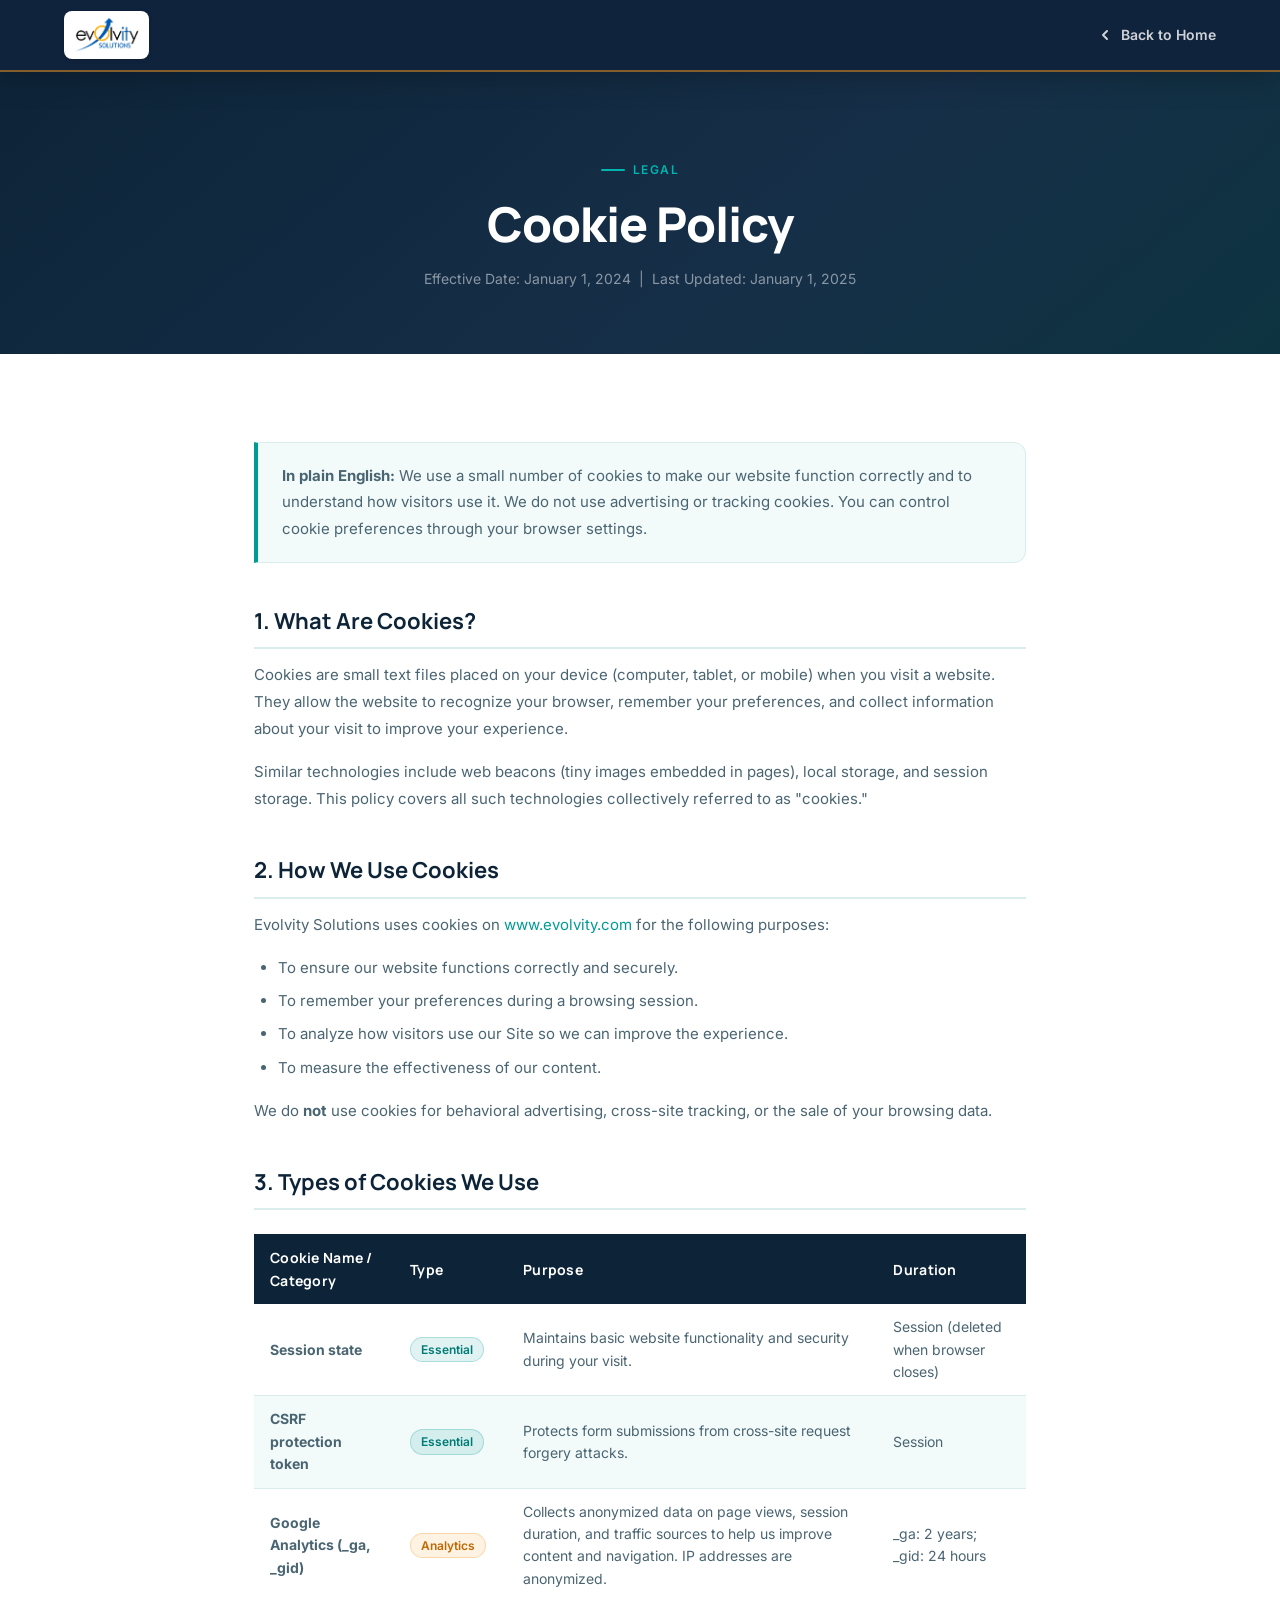
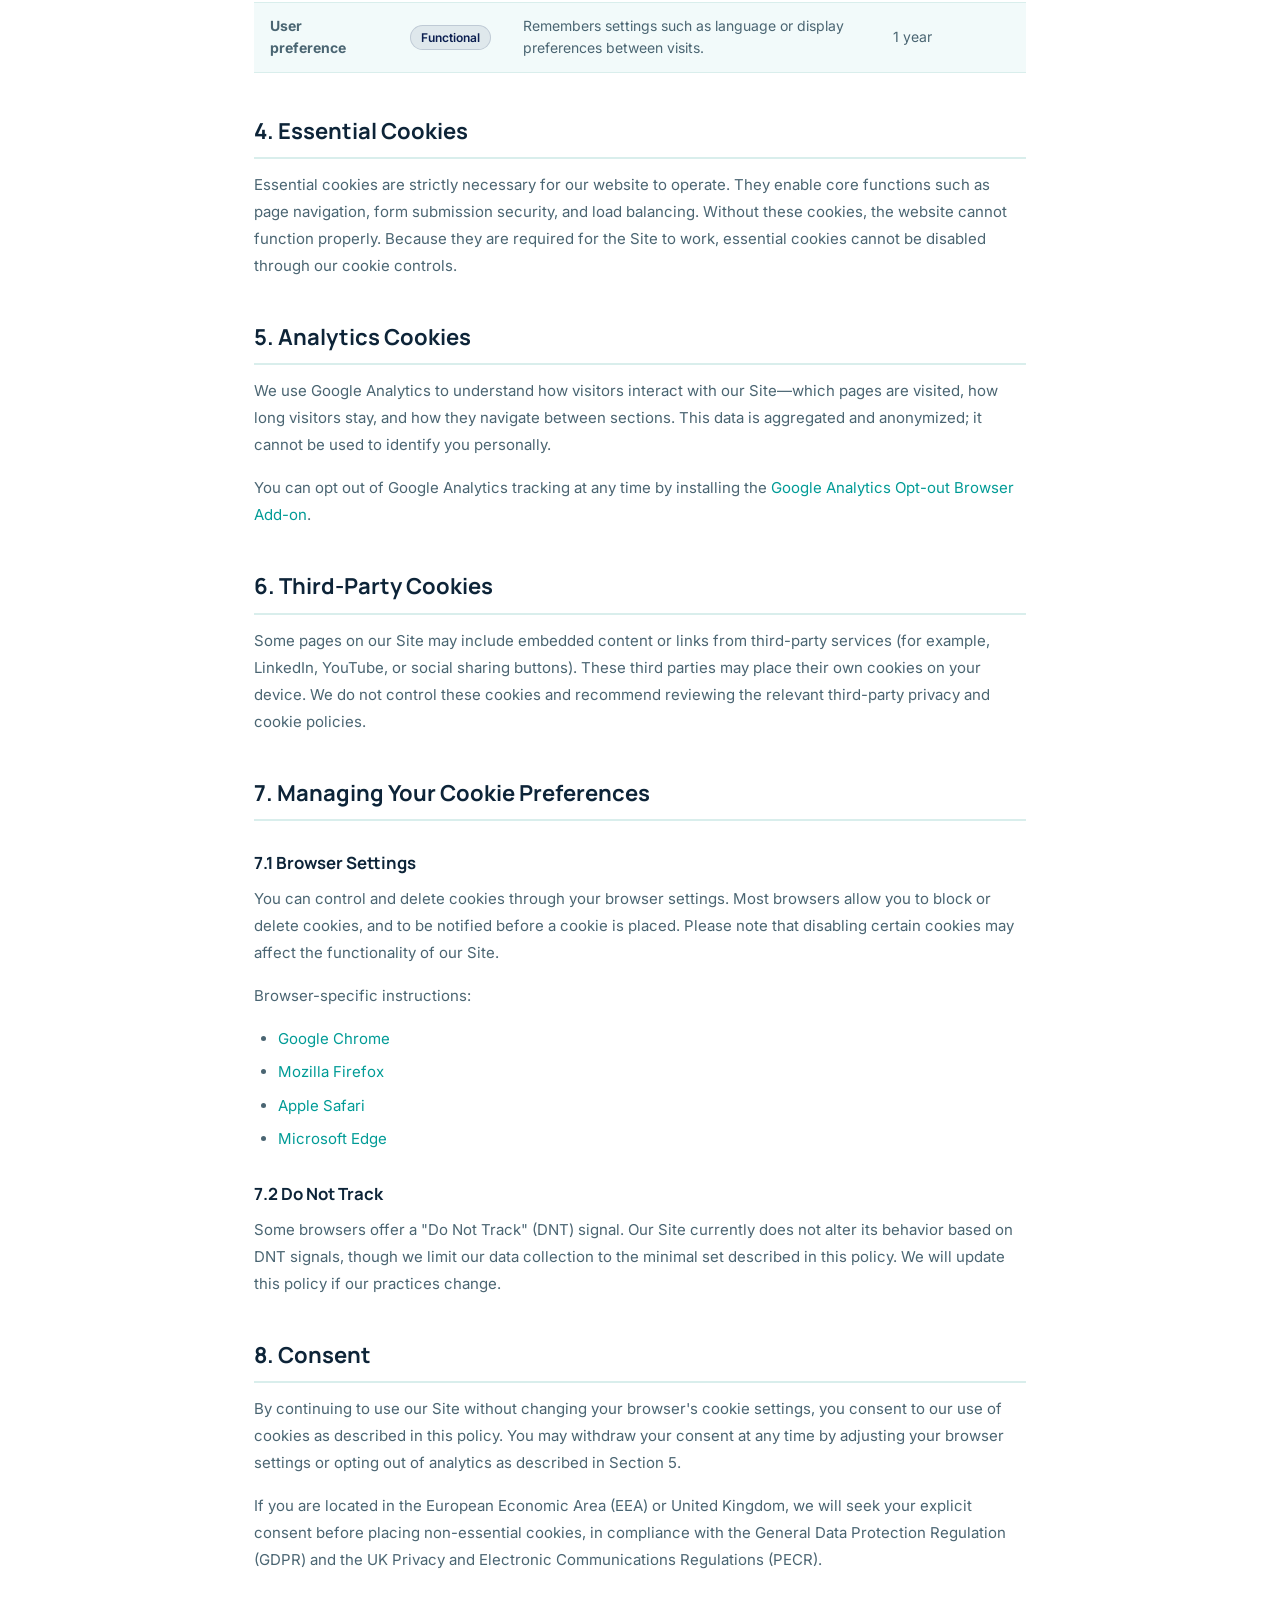
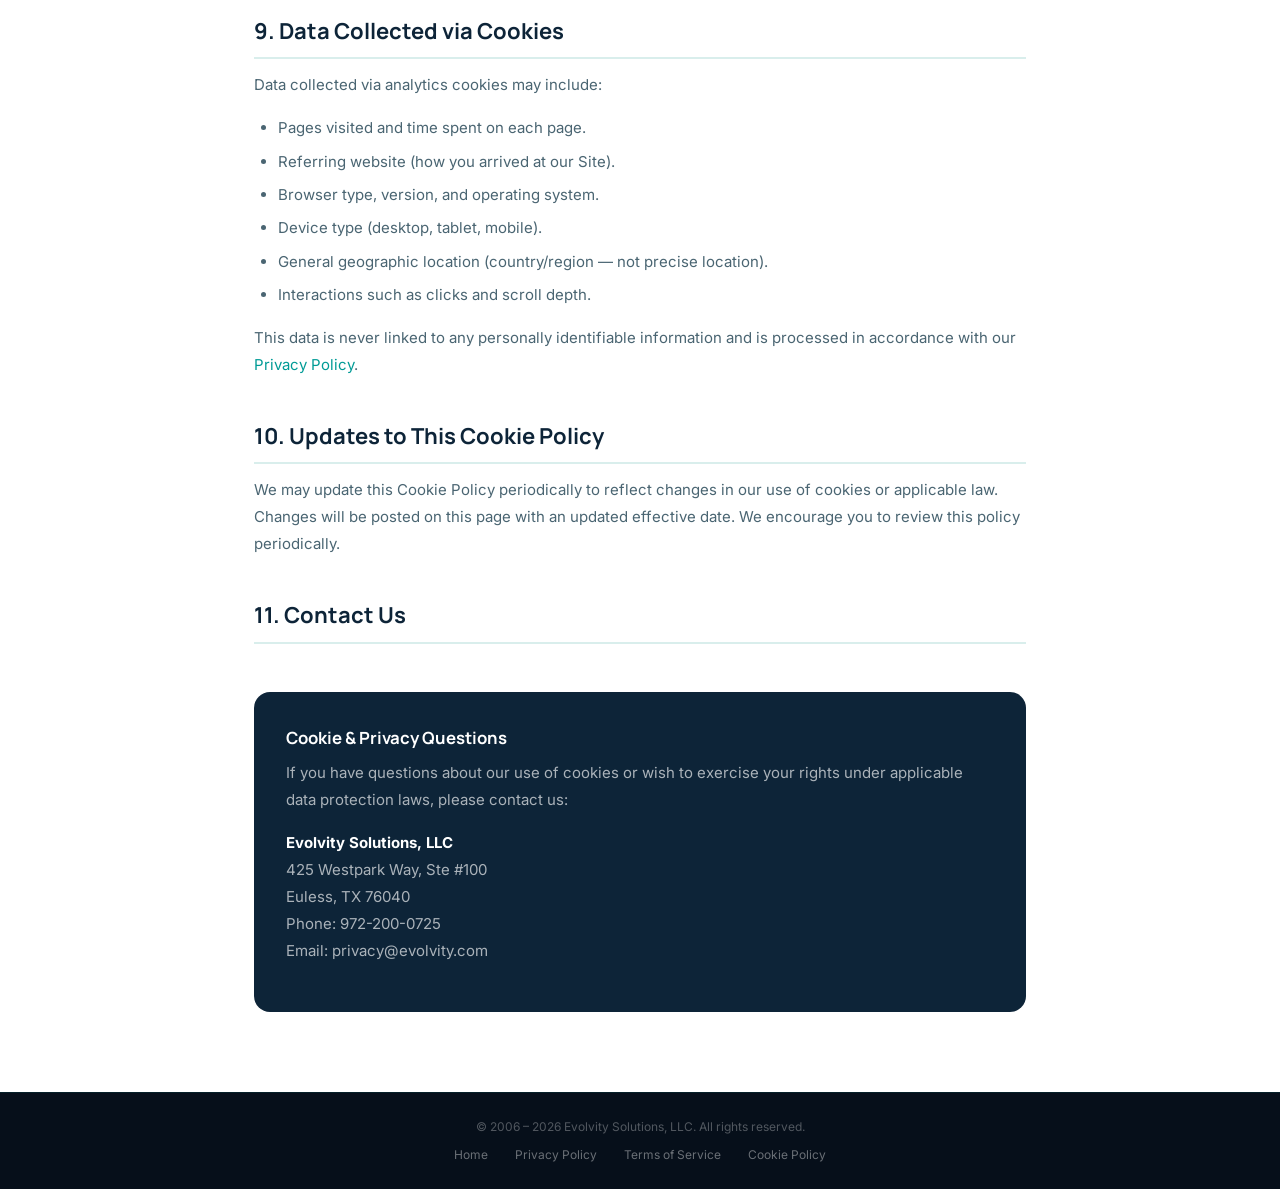
<file: cookie-policy.html>
<!DOCTYPE html>
<html lang="en">
<head>
  <meta charset="UTF-8" />
  <meta name="viewport" content="width=device-width, initial-scale=1.0" />
  <title>Cookie Policy | Evolvity Solutions</title>
  <meta name="description" content="Cookie Policy for Evolvity Solutions, LLC — how we use cookies and similar technologies on our website." />
  <meta name="robots" content="index, follow" />
  <link rel="canonical" href="https://www.evolvity.com/cookie-policy.html" />
  <link rel="icon" type="image/gif" href="images/evol_logo.gif" />
  <link rel="icon" type="image/svg+xml" href="images/favicon.svg" />
  <link rel="preconnect" href="https://fonts.googleapis.com" />
  <link rel="preconnect" href="https://fonts.gstatic.com" crossorigin />
  <link href="https://fonts.googleapis.com/css2?family=Inter:wght@300;400;500;600;700&family=Manrope:wght@600;700;800&display=swap" rel="stylesheet" />
  <link rel="stylesheet" href="css/styles_v1.css" />
  <style>
    .policy-nav {
      position: sticky; top: 0; z-index: 1000;
      background: rgba(12,31,58,0.98);
      backdrop-filter: blur(20px);
      border-bottom: 2px solid rgba(247,148,29,0.50);
      box-shadow: 0 4px 32px rgba(0,0,0,0.25);
      height: 72px; display: flex; align-items: center;
    }
    .policy-logo-pill {
      background: #fff; border-radius: 8px;
      padding: 4px 10px; display: inline-flex;
      align-items: center; line-height: 0;
      box-shadow: 0 1px 4px rgba(0,0,0,0.20);
    }
    .policy-nav__inner {
      max-width: 1200px; margin: 0 auto; padding: 0 1.5rem;
      display: flex; align-items: center; justify-content: space-between; width: 100%;
    }
    .policy-back {
      display: inline-flex; align-items: center; gap: 8px;
      font-size: 0.875rem; font-weight: 600;
      color: rgba(255,255,255,0.80); transition: color 0.2s;
    }
    .policy-back:hover { color: #fff; }
    .policy-back svg { width:16px; height:16px; }
    .policy-hero {
      background: linear-gradient(140deg, #0D2438 0%, #162F48 60%, #0D3340 100%);
      padding: 5rem 1.5rem 4rem; text-align: center;
    }
    .policy-hero__eyebrow {
      display: inline-flex; align-items: center; gap: 8px;
      font-size: 0.75rem; font-weight: 600; letter-spacing: 0.12em;
      text-transform: uppercase; color: #00B5AF; margin-bottom: 1rem;
    }
    .policy-hero__eyebrow::before {
      content: ''; width: 24px; height: 2px;
      background: #00B5AF; border-radius: 999px;
    }
    .policy-hero__title {
      font-family: 'Manrope', sans-serif;
      font-size: clamp(2rem, 5vw, 3rem); font-weight: 800;
      line-height: 1.15; letter-spacing: -0.02em;
      color: #fff; margin-bottom: 1rem;
    }
    .policy-hero__meta { font-size: 0.875rem; color: rgba(255,255,255,0.50); }
    .policy-body {
      max-width: 820px; margin: 0 auto; padding: 4rem 1.5rem 5rem;
    }
    .policy-body h2 {
      font-family: 'Manrope', sans-serif; font-size: 1.375rem; font-weight: 700;
      color: #0D2438; margin: 2.5rem 0 0.75rem;
      padding-bottom: 0.5rem; border-bottom: 2px solid #D9EEEC;
    }
    .policy-body h3 {
      font-family: 'Manrope', sans-serif; font-size: 1.05rem; font-weight: 700;
      color: #0D2438; margin: 1.75rem 0 0.5rem;
    }
    .policy-body p { font-size: 0.9375rem; line-height: 1.8; color: #4A6572; margin-bottom: 1rem; }
    .policy-body ul { list-style: disc; padding-left: 1.5rem; margin-bottom: 1rem; }
    .policy-body ul li { font-size: 0.9375rem; line-height: 1.8; color: #4A6572; margin-bottom: 0.4rem; }
    .policy-body a { color: #009B96; }
    .policy-body a:hover { color: #007A75; text-decoration: underline; }
    .policy-callout {
      background: #F2FAFA; border: 1px solid #D9EEEC;
      border-left: 4px solid #009B96;
      border-radius: 0 12px 12px 0;
      padding: 1.25rem 1.5rem; margin: 1.5rem 0;
      font-size: 0.9375rem; line-height: 1.75; color: #4A6572;
    }

    /* Cookie type table */
    .cookie-table {
      width: 100%; border-collapse: collapse; margin: 1.5rem 0;
      font-size: 0.875rem;
    }
    .cookie-table thead tr {
      background: #0D2438; color: #fff;
    }
    .cookie-table thead th {
      padding: 0.75rem 1rem; text-align: left;
      font-family: 'Manrope', sans-serif; font-weight: 700;
      letter-spacing: 0.02em;
    }
    .cookie-table tbody tr:nth-child(even) { background: #F2FAFA; }
    .cookie-table tbody tr:hover { background: #E6F5F4; }
    .cookie-table td {
      padding: 0.75rem 1rem; border-bottom: 1px solid #D9EEEC;
      color: #4A6572; line-height: 1.6;
    }
    .cookie-badge {
      display: inline-block; padding: 2px 10px;
      border-radius: 999px; font-size: 0.75rem; font-weight: 600;
    }
    .cookie-badge--essential  { background: rgba(0,155,150,0.12); color: #007A75; border: 1px solid rgba(0,155,150,0.25); }
    .cookie-badge--analytics  { background: rgba(247,148,29,0.12); color: #c06800; border: 1px solid rgba(247,148,29,0.30); }
    .cookie-badge--functional { background: rgba(11,31,80,0.08);  color: #0B1F50; border: 1px solid rgba(11,31,80,0.15); }

    .policy-contact-box {
      background: #0D2438; border-radius: 16px; padding: 2rem; margin-top: 3rem;
    }
    .policy-contact-box h3 { color: #fff !important; margin-top: 0 !important; }
    .policy-contact-box p, .policy-contact-box a { color: rgba(255,255,255,0.65) !important; }
    .policy-contact-box a:hover { color: #00B5AF !important; }
    .policy-footer {
      background: #060F1A; border-top: 1px solid rgba(0,155,150,0.12);
      padding: 1.5rem; text-align: center;
      font-size: 0.75rem; color: rgba(255,255,255,0.30);
    }
    .policy-footer a { color: rgba(255,255,255,0.40); margin: 0 0.75rem; }
    .policy-footer a:hover { color: #fff; }
  </style>
</head>
<body style="background:#fff;">

  <nav class="policy-nav" aria-label="Site navigation">
    <div class="policy-nav__inner">
      <a href="index.html" class="nav__logo" aria-label="Evolvity Solutions Home">
        <div class="policy-logo-pill">
          <img src="images/evol_logo.gif" alt="Evolvity Solutions"
               style="height:40px; width:auto;" />
        </div>
      </a>
      <a href="index.html" class="policy-back">
        <svg fill="none" viewBox="0 0 16 16" stroke="currentColor" stroke-width="2">
          <path stroke-linecap="round" stroke-linejoin="round" d="M10 12L6 8l4-4"/>
        </svg>
        Back to Home
      </a>
    </div>
  </nav>

  <div class="policy-hero">
    <div class="policy-hero__eyebrow">Legal</div>
    <h1 class="policy-hero__title">Cookie Policy</h1>
    <p class="policy-hero__meta">Effective Date: January 1, 2024 &nbsp;|&nbsp; Last Updated: January 1, 2025</p>
  </div>

  <main class="policy-body">

    <div class="policy-callout">
      <strong>In plain English:</strong> We use a small number of cookies to make our website
      function correctly and to understand how visitors use it. We do not use advertising
      or tracking cookies. You can control cookie preferences through your browser settings.
    </div>

    <h2>1. What Are Cookies?</h2>
    <p>
      Cookies are small text files placed on your device (computer, tablet, or mobile)
      when you visit a website. They allow the website to recognize your browser, remember
      your preferences, and collect information about your visit to improve your experience.
    </p>
    <p>
      Similar technologies include web beacons (tiny images embedded in pages), local
      storage, and session storage. This policy covers all such technologies collectively
      referred to as "cookies."
    </p>

    <h2>2. How We Use Cookies</h2>
    <p>
      Evolvity Solutions uses cookies on <a href="https://www.evolvity.com">www.evolvity.com</a>
      for the following purposes:
    </p>
    <ul>
      <li>To ensure our website functions correctly and securely.</li>
      <li>To remember your preferences during a browsing session.</li>
      <li>To analyze how visitors use our Site so we can improve the experience.</li>
      <li>To measure the effectiveness of our content.</li>
    </ul>
    <p>
      We do <strong>not</strong> use cookies for behavioral advertising, cross-site tracking,
      or the sale of your browsing data.
    </p>

    <h2>3. Types of Cookies We Use</h2>

    <table class="cookie-table" role="table" aria-label="Cookie types used by Evolvity Solutions">
      <thead>
        <tr>
          <th scope="col">Cookie Name / Category</th>
          <th scope="col">Type</th>
          <th scope="col">Purpose</th>
          <th scope="col">Duration</th>
        </tr>
      </thead>
      <tbody>
        <tr>
          <td><strong>Session state</strong></td>
          <td><span class="cookie-badge cookie-badge--essential">Essential</span></td>
          <td>Maintains basic website functionality and security during your visit.</td>
          <td>Session (deleted when browser closes)</td>
        </tr>
        <tr>
          <td><strong>CSRF protection token</strong></td>
          <td><span class="cookie-badge cookie-badge--essential">Essential</span></td>
          <td>Protects form submissions from cross-site request forgery attacks.</td>
          <td>Session</td>
        </tr>
        <tr>
          <td><strong>Google Analytics (_ga, _gid)</strong></td>
          <td><span class="cookie-badge cookie-badge--analytics">Analytics</span></td>
          <td>Collects anonymized data on page views, session duration, and traffic sources to help us improve content and navigation. IP addresses are anonymized.</td>
          <td>_ga: 2 years; _gid: 24 hours</td>
        </tr>
        <tr>
          <td><strong>User preference</strong></td>
          <td><span class="cookie-badge cookie-badge--functional">Functional</span></td>
          <td>Remembers settings such as language or display preferences between visits.</td>
          <td>1 year</td>
        </tr>
      </tbody>
    </table>

    <h2>4. Essential Cookies</h2>
    <p>
      Essential cookies are strictly necessary for our website to operate. They enable core
      functions such as page navigation, form submission security, and load balancing.
      Without these cookies, the website cannot function properly. Because they are required
      for the Site to work, essential cookies cannot be disabled through our cookie controls.
    </p>

    <h2>5. Analytics Cookies</h2>
    <p>
      We use Google Analytics to understand how visitors interact with our Site—which pages
      are visited, how long visitors stay, and how they navigate between sections. This data
      is aggregated and anonymized; it cannot be used to identify you personally.
    </p>
    <p>
      You can opt out of Google Analytics tracking at any time by installing the
      <a href="https://tools.google.com/dlpage/gaoptout" target="_blank" rel="noopener noreferrer">
        Google Analytics Opt-out Browser Add-on</a>.
    </p>

    <h2>6. Third-Party Cookies</h2>
    <p>
      Some pages on our Site may include embedded content or links from third-party services
      (for example, LinkedIn, YouTube, or social sharing buttons). These third parties may
      place their own cookies on your device. We do not control these cookies and recommend
      reviewing the relevant third-party privacy and cookie policies.
    </p>

    <h2>7. Managing Your Cookie Preferences</h2>

    <h3>7.1 Browser Settings</h3>
    <p>
      You can control and delete cookies through your browser settings. Most browsers allow
      you to block or delete cookies, and to be notified before a cookie is placed. Please
      note that disabling certain cookies may affect the functionality of our Site.
    </p>
    <p>Browser-specific instructions:</p>
    <ul>
      <li><a href="https://support.google.com/chrome/answer/95647" target="_blank" rel="noopener noreferrer">Google Chrome</a></li>
      <li><a href="https://support.mozilla.org/en-US/kb/cookies-information-websites-store-on-your-computer" target="_blank" rel="noopener noreferrer">Mozilla Firefox</a></li>
      <li><a href="https://support.apple.com/guide/safari/manage-cookies-sfri11471/" target="_blank" rel="noopener noreferrer">Apple Safari</a></li>
      <li><a href="https://support.microsoft.com/en-us/windows/manage-cookies-in-microsoft-edge-168dab11-0753-043d-7c16-ede5947fc64d" target="_blank" rel="noopener noreferrer">Microsoft Edge</a></li>
    </ul>

    <h3>7.2 Do Not Track</h3>
    <p>
      Some browsers offer a "Do Not Track" (DNT) signal. Our Site currently does not alter
      its behavior based on DNT signals, though we limit our data collection to the minimal
      set described in this policy. We will update this policy if our practices change.
    </p>

    <h2>8. Consent</h2>
    <p>
      By continuing to use our Site without changing your browser's cookie settings, you
      consent to our use of cookies as described in this policy. You may withdraw your
      consent at any time by adjusting your browser settings or opting out of analytics
      as described in Section 5.
    </p>
    <p>
      If you are located in the European Economic Area (EEA) or United Kingdom, we will
      seek your explicit consent before placing non-essential cookies, in compliance with
      the General Data Protection Regulation (GDPR) and the UK Privacy and Electronic
      Communications Regulations (PECR).
    </p>

    <h2>9. Data Collected via Cookies</h2>
    <p>
      Data collected via analytics cookies may include:
    </p>
    <ul>
      <li>Pages visited and time spent on each page.</li>
      <li>Referring website (how you arrived at our Site).</li>
      <li>Browser type, version, and operating system.</li>
      <li>Device type (desktop, tablet, mobile).</li>
      <li>General geographic location (country/region — not precise location).</li>
      <li>Interactions such as clicks and scroll depth.</li>
    </ul>
    <p>
      This data is never linked to any personally identifiable information and is
      processed in accordance with our <a href="privacy-policy.html">Privacy Policy</a>.
    </p>

    <h2>10. Updates to This Cookie Policy</h2>
    <p>
      We may update this Cookie Policy periodically to reflect changes in our use of
      cookies or applicable law. Changes will be posted on this page with an updated
      effective date. We encourage you to review this policy periodically.
    </p>

    <h2>11. Contact Us</h2>
    <div class="policy-contact-box">
      <h3>Cookie &amp; Privacy Questions</h3>
      <p>
        If you have questions about our use of cookies or wish to exercise your rights
        under applicable data protection laws, please contact us:
      </p>
      <p>
        <strong style="color:#fff;">Evolvity Solutions, LLC</strong><br />
        425 Westpark Way, Ste #100<br />
        Euless, TX 76040<br />
        Phone: <a href="tel:+19722000725">972-200-0725</a><br />
        Email: <a href="mailto:privacy@evolvity.com">privacy@evolvity.com</a>
      </p>
    </div>

  </main>

  <footer class="policy-footer">
    <div>© 2006 – <script>document.write(new Date().getFullYear())</script> Evolvity Solutions, LLC. All rights reserved.</div>
    <div style="margin-top:0.5rem;">
      <a href="index.html">Home</a>
      <a href="privacy-policy.html">Privacy Policy</a>
      <a href="terms-of-service.html">Terms of Service</a>
      <a href="cookie-policy.html">Cookie Policy</a>
    </div>
  </footer>

</body>
</html>
</file>
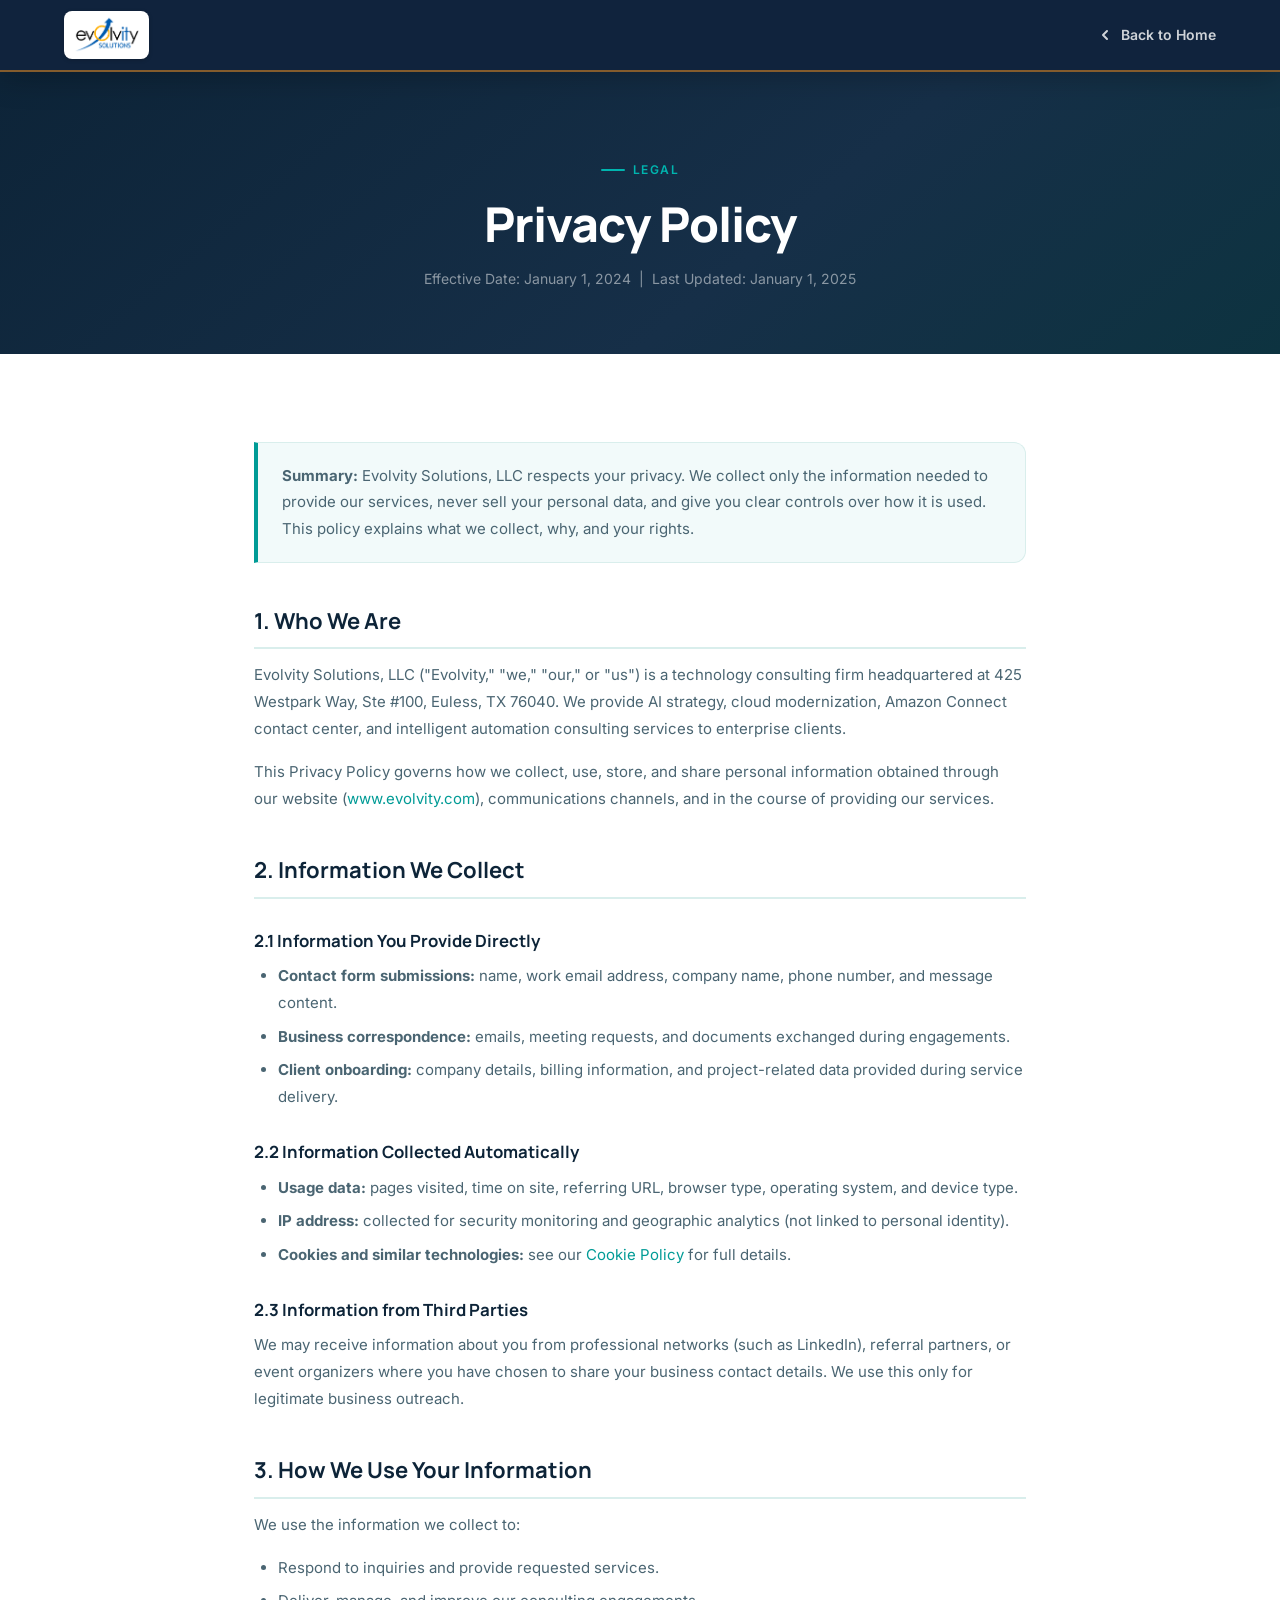
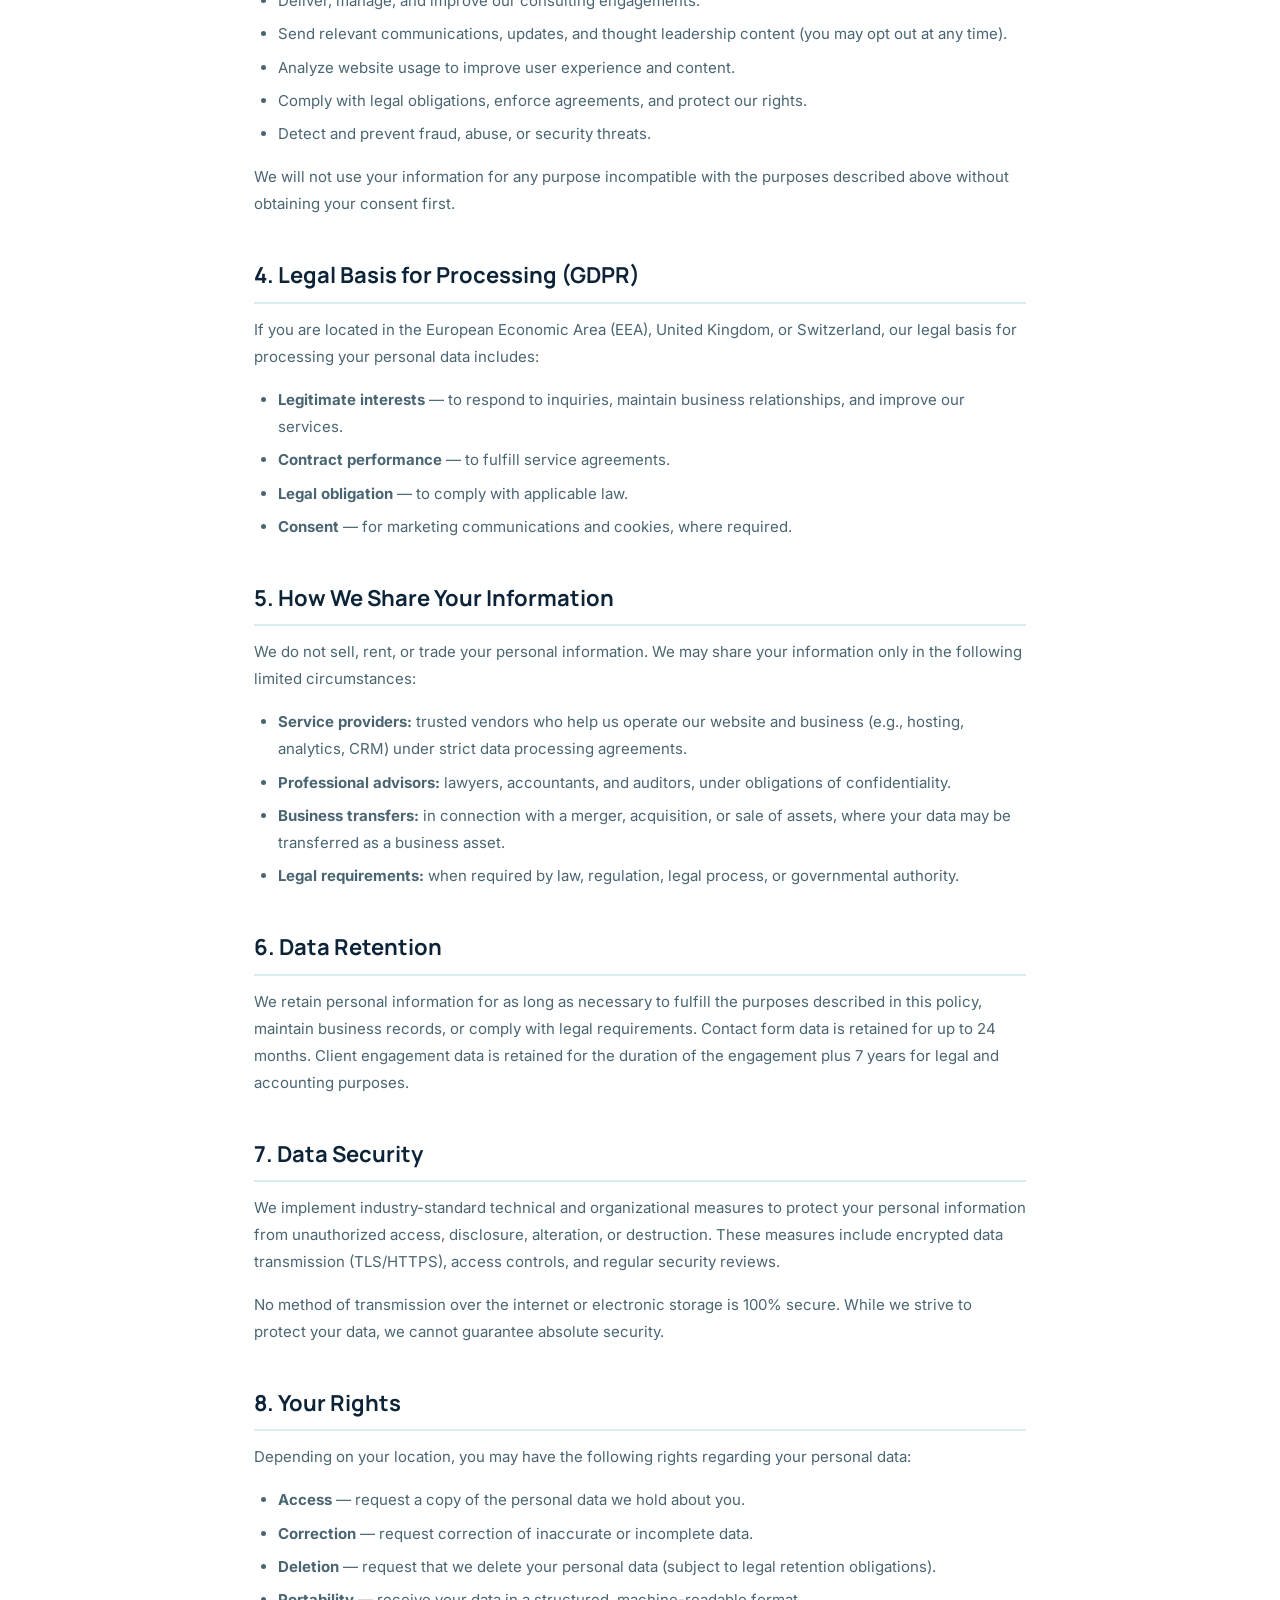
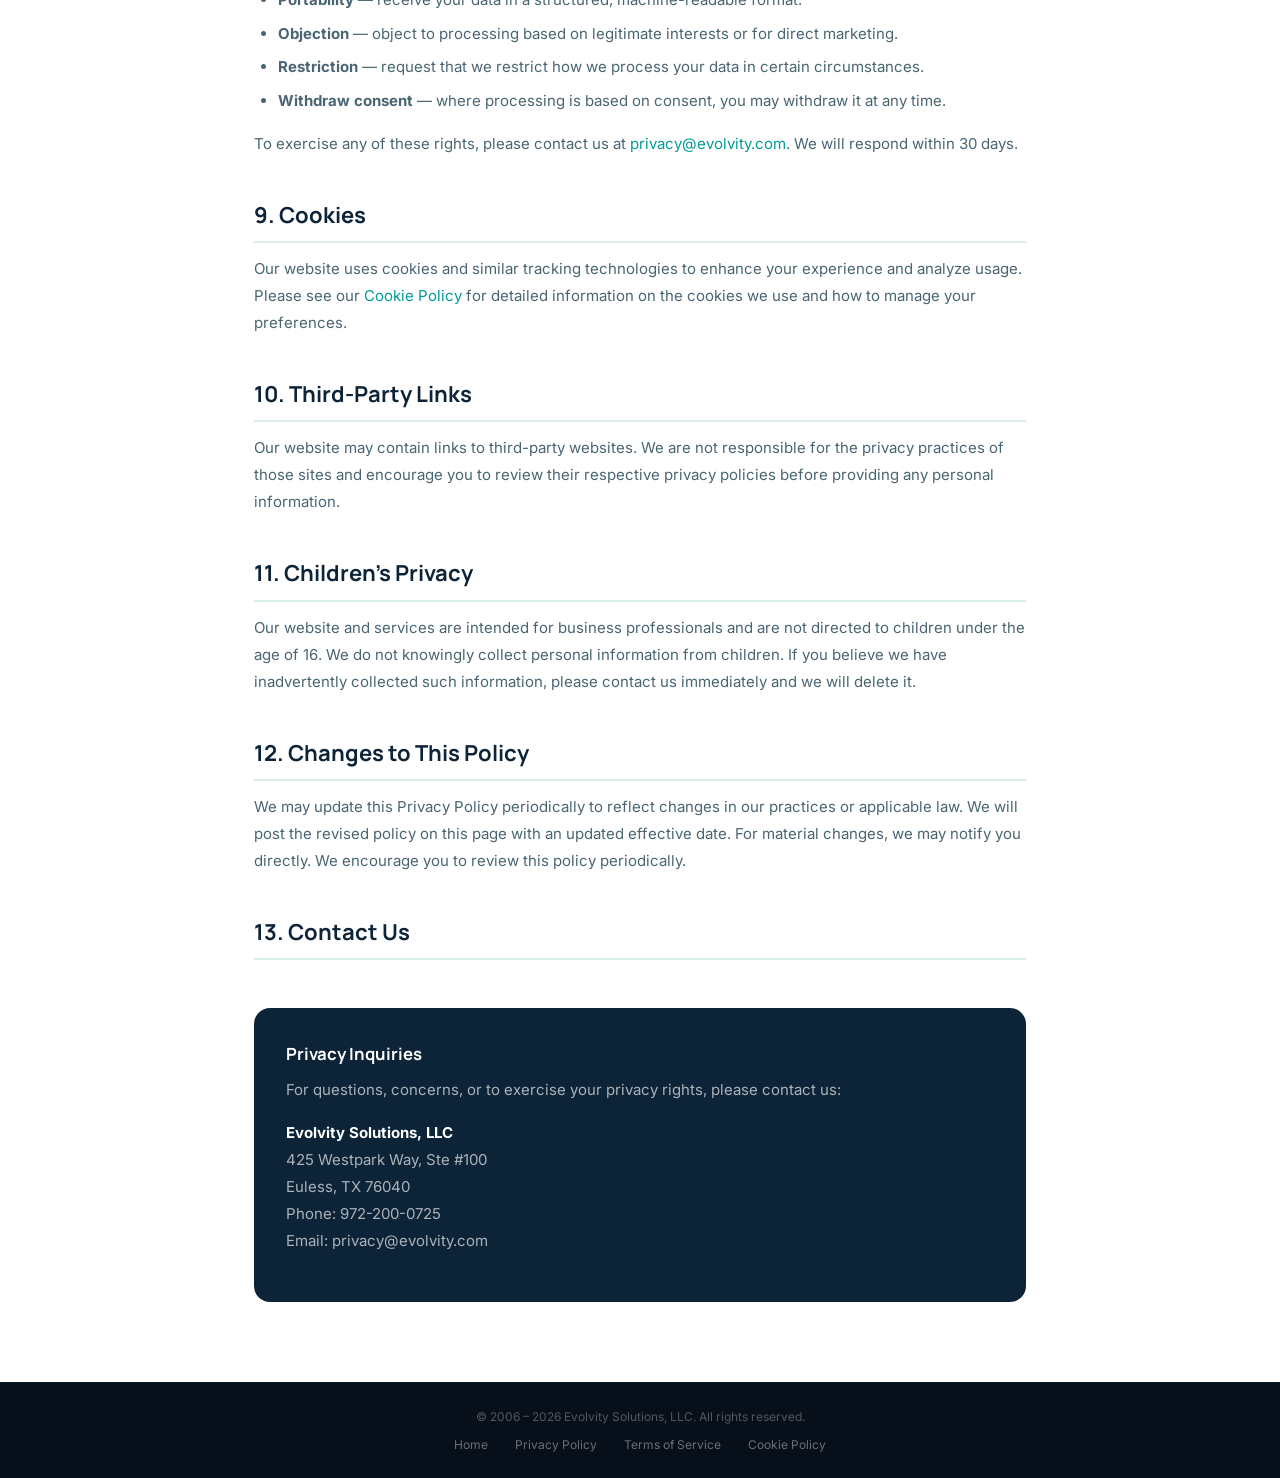
<file: privacy-policy.html>
<!DOCTYPE html>
<html lang="en">
<head>
  <meta charset="UTF-8" />
  <meta name="viewport" content="width=device-width, initial-scale=1.0" />
  <title>Privacy Policy | Evolvity Solutions</title>
  <meta name="description" content="Privacy Policy for Evolvity Solutions, LLC — how we collect, use, and protect your personal information." />
  <meta name="robots" content="index, follow" />
  <link rel="canonical" href="https://www.evolvity.com/privacy-policy.html" />
  <link rel="icon" type="image/gif" href="images/evol_logo.gif" />
  <link rel="icon" type="image/svg+xml" href="images/favicon.svg" />
  <link rel="preconnect" href="https://fonts.googleapis.com" />
  <link rel="preconnect" href="https://fonts.gstatic.com" crossorigin />
  <link href="https://fonts.googleapis.com/css2?family=Inter:wght@300;400;500;600;700&family=Manrope:wght@600;700;800&display=swap" rel="stylesheet" />
  <link rel="stylesheet" href="css/styles_v1.css" />
  <style>
    /* ── Policy page layout ── */
    .policy-nav {
      position: sticky; top: 0; z-index: 1000;
      background: rgba(12,31,58,0.98);
      backdrop-filter: blur(20px);
      border-bottom: 2px solid rgba(247,148,29,0.50);
      box-shadow: 0 4px 32px rgba(0,0,0,0.25);
      height: 72px;
      display: flex; align-items: center;
    }
    .policy-logo-pill {
      background: #fff; border-radius: 8px;
      padding: 4px 10px; display: inline-flex;
      align-items: center; line-height: 0;
      box-shadow: 0 1px 4px rgba(0,0,0,0.20);
    }
    .policy-nav__inner {
      max-width: 1200px; margin: 0 auto;
      padding: 0 1.5rem;
      display: flex; align-items: center; justify-content: space-between;
      width: 100%;
    }
    .policy-back {
      display: inline-flex; align-items: center; gap: 8px;
      font-size: 0.875rem; font-weight: 600;
      color: rgba(255,255,255,0.80);
      transition: color 0.2s;
    }
    .policy-back:hover { color: #fff; }
    .policy-back svg { width:16px; height:16px; }

    .policy-hero {
      background: linear-gradient(140deg, #0D2438 0%, #162F48 60%, #0D3340 100%);
      padding: 5rem 1.5rem 4rem;
      text-align: center;
    }
    .policy-hero__eyebrow {
      display: inline-flex; align-items: center; gap: 8px;
      font-size: 0.75rem; font-weight: 600; letter-spacing: 0.12em;
      text-transform: uppercase; color: #00B5AF; margin-bottom: 1rem;
    }
    .policy-hero__eyebrow::before {
      content: ''; width: 24px; height: 2px;
      background: #00B5AF; border-radius: 999px;
    }
    .policy-hero__title {
      font-family: 'Manrope', sans-serif;
      font-size: clamp(2rem, 5vw, 3rem);
      font-weight: 800; line-height: 1.15; letter-spacing: -0.02em;
      color: #fff; margin-bottom: 1rem;
    }
    .policy-hero__meta {
      font-size: 0.875rem; color: rgba(255,255,255,0.50);
    }

    .policy-body {
      max-width: 820px; margin: 0 auto;
      padding: 4rem 1.5rem 5rem;
    }
    .policy-body h2 {
      font-family: 'Manrope', sans-serif;
      font-size: 1.375rem; font-weight: 700;
      color: #0D2438; margin: 2.5rem 0 0.75rem;
      padding-bottom: 0.5rem;
      border-bottom: 2px solid #D9EEEC;
    }
    .policy-body h3 {
      font-family: 'Manrope', sans-serif;
      font-size: 1.05rem; font-weight: 700;
      color: #0D2438; margin: 1.75rem 0 0.5rem;
    }
    .policy-body p {
      font-size: 0.9375rem; line-height: 1.8;
      color: #4A6572; margin-bottom: 1rem;
    }
    .policy-body ul {
      list-style: disc; padding-left: 1.5rem;
      margin-bottom: 1rem;
    }
    .policy-body ul li {
      font-size: 0.9375rem; line-height: 1.8;
      color: #4A6572; margin-bottom: 0.4rem;
    }
    .policy-body a { color: #009B96; }
    .policy-body a:hover { color: #007A75; text-decoration: underline; }
    .policy-callout {
      background: #F2FAFA; border: 1px solid #D9EEEC;
      border-left: 4px solid #009B96;
      border-radius: 0 12px 12px 0;
      padding: 1.25rem 1.5rem; margin: 1.5rem 0;
      font-size: 0.9375rem; line-height: 1.75; color: #4A6572;
    }
    .policy-contact-box {
      background: #0D2438; border-radius: 16px;
      padding: 2rem; margin-top: 3rem;
    }
    .policy-contact-box h3 {
      color: #fff !important; margin-top: 0 !important;
      border: none !important;
    }
    .policy-contact-box p, .policy-contact-box a {
      color: rgba(255,255,255,0.65) !important;
    }
    .policy-contact-box a:hover { color: #00B5AF !important; }

    /* Footer strip */
    .policy-footer {
      background: #060F1A;
      border-top: 1px solid rgba(0,155,150,0.12);
      padding: 1.5rem;
      text-align: center;
      font-size: 0.75rem;
      color: rgba(255,255,255,0.30);
    }
    .policy-footer a { color: rgba(255,255,255,0.40); margin: 0 0.75rem; }
    .policy-footer a:hover { color: #fff; }
  </style>
</head>
<body style="background:#fff;">

  <!-- Nav -->
  <nav class="policy-nav" aria-label="Site navigation">
    <div class="policy-nav__inner">
      <a href="index.html" class="nav__logo" aria-label="Evolvity Solutions Home">
        <div class="policy-logo-pill">
          <img src="images/evol_logo.gif" alt="Evolvity Solutions"
               style="height:40px; width:auto;" />
        </div>
      </a>
      <a href="index.html" class="policy-back">
        <svg fill="none" viewBox="0 0 16 16" stroke="currentColor" stroke-width="2">
          <path stroke-linecap="round" stroke-linejoin="round" d="M10 12L6 8l4-4"/>
        </svg>
        Back to Home
      </a>
    </div>
  </nav>

  <!-- Hero -->
  <div class="policy-hero">
    <div class="policy-hero__eyebrow">Legal</div>
    <h1 class="policy-hero__title">Privacy Policy</h1>
    <p class="policy-hero__meta">Effective Date: January 1, 2024 &nbsp;|&nbsp; Last Updated: January 1, 2025</p>
  </div>

  <!-- Body -->
  <main class="policy-body">

    <div class="policy-callout">
      <strong>Summary:</strong> Evolvity Solutions, LLC respects your privacy. We collect only the information
      needed to provide our services, never sell your personal data, and give you clear controls
      over how it is used. This policy explains what we collect, why, and your rights.
    </div>

    <h2>1. Who We Are</h2>
    <p>
      Evolvity Solutions, LLC ("Evolvity," "we," "our," or "us") is a technology consulting firm
      headquartered at 425 Westpark Way, Ste #100, Euless, TX 76040. We provide AI strategy,
      cloud modernization, Amazon Connect contact center, and intelligent automation consulting
      services to enterprise clients.
    </p>
    <p>
      This Privacy Policy governs how we collect, use, store, and share personal information
      obtained through our website (<a href="https://www.evolvity.com">www.evolvity.com</a>),
      communications channels, and in the course of providing our services.
    </p>

    <h2>2. Information We Collect</h2>

    <h3>2.1 Information You Provide Directly</h3>
    <ul>
      <li><strong>Contact form submissions:</strong> name, work email address, company name, phone number, and message content.</li>
      <li><strong>Business correspondence:</strong> emails, meeting requests, and documents exchanged during engagements.</li>
      <li><strong>Client onboarding:</strong> company details, billing information, and project-related data provided during service delivery.</li>
    </ul>

    <h3>2.2 Information Collected Automatically</h3>
    <ul>
      <li><strong>Usage data:</strong> pages visited, time on site, referring URL, browser type, operating system, and device type.</li>
      <li><strong>IP address:</strong> collected for security monitoring and geographic analytics (not linked to personal identity).</li>
      <li><strong>Cookies and similar technologies:</strong> see our <a href="cookie-policy.html">Cookie Policy</a> for full details.</li>
    </ul>

    <h3>2.3 Information from Third Parties</h3>
    <p>
      We may receive information about you from professional networks (such as LinkedIn),
      referral partners, or event organizers where you have chosen to share your business
      contact details. We use this only for legitimate business outreach.
    </p>

    <h2>3. How We Use Your Information</h2>
    <p>We use the information we collect to:</p>
    <ul>
      <li>Respond to inquiries and provide requested services.</li>
      <li>Deliver, manage, and improve our consulting engagements.</li>
      <li>Send relevant communications, updates, and thought leadership content (you may opt out at any time).</li>
      <li>Analyze website usage to improve user experience and content.</li>
      <li>Comply with legal obligations, enforce agreements, and protect our rights.</li>
      <li>Detect and prevent fraud, abuse, or security threats.</li>
    </ul>
    <p>
      We will not use your information for any purpose incompatible with the purposes
      described above without obtaining your consent first.
    </p>

    <h2>4. Legal Basis for Processing (GDPR)</h2>
    <p>
      If you are located in the European Economic Area (EEA), United Kingdom, or Switzerland,
      our legal basis for processing your personal data includes:
    </p>
    <ul>
      <li><strong>Legitimate interests</strong> — to respond to inquiries, maintain business relationships, and improve our services.</li>
      <li><strong>Contract performance</strong> — to fulfill service agreements.</li>
      <li><strong>Legal obligation</strong> — to comply with applicable law.</li>
      <li><strong>Consent</strong> — for marketing communications and cookies, where required.</li>
    </ul>

    <h2>5. How We Share Your Information</h2>
    <p>
      We do not sell, rent, or trade your personal information. We may share your information
      only in the following limited circumstances:
    </p>
    <ul>
      <li><strong>Service providers:</strong> trusted vendors who help us operate our website and business (e.g., hosting, analytics, CRM) under strict data processing agreements.</li>
      <li><strong>Professional advisors:</strong> lawyers, accountants, and auditors, under obligations of confidentiality.</li>
      <li><strong>Business transfers:</strong> in connection with a merger, acquisition, or sale of assets, where your data may be transferred as a business asset.</li>
      <li><strong>Legal requirements:</strong> when required by law, regulation, legal process, or governmental authority.</li>
    </ul>

    <h2>6. Data Retention</h2>
    <p>
      We retain personal information for as long as necessary to fulfill the purposes described
      in this policy, maintain business records, or comply with legal requirements. Contact form
      data is retained for up to 24 months. Client engagement data is retained for the duration
      of the engagement plus 7 years for legal and accounting purposes.
    </p>

    <h2>7. Data Security</h2>
    <p>
      We implement industry-standard technical and organizational measures to protect your
      personal information from unauthorized access, disclosure, alteration, or destruction.
      These measures include encrypted data transmission (TLS/HTTPS), access controls, and
      regular security reviews.
    </p>
    <p>
      No method of transmission over the internet or electronic storage is 100% secure.
      While we strive to protect your data, we cannot guarantee absolute security.
    </p>

    <h2>8. Your Rights</h2>
    <p>Depending on your location, you may have the following rights regarding your personal data:</p>
    <ul>
      <li><strong>Access</strong> — request a copy of the personal data we hold about you.</li>
      <li><strong>Correction</strong> — request correction of inaccurate or incomplete data.</li>
      <li><strong>Deletion</strong> — request that we delete your personal data (subject to legal retention obligations).</li>
      <li><strong>Portability</strong> — receive your data in a structured, machine-readable format.</li>
      <li><strong>Objection</strong> — object to processing based on legitimate interests or for direct marketing.</li>
      <li><strong>Restriction</strong> — request that we restrict how we process your data in certain circumstances.</li>
      <li><strong>Withdraw consent</strong> — where processing is based on consent, you may withdraw it at any time.</li>
    </ul>
    <p>
      To exercise any of these rights, please contact us at <a href="mailto:privacy@evolvity.com">privacy@evolvity.com</a>.
      We will respond within 30 days.
    </p>

    <h2>9. Cookies</h2>
    <p>
      Our website uses cookies and similar tracking technologies to enhance your experience
      and analyze usage. Please see our <a href="cookie-policy.html">Cookie Policy</a> for
      detailed information on the cookies we use and how to manage your preferences.
    </p>

    <h2>10. Third-Party Links</h2>
    <p>
      Our website may contain links to third-party websites. We are not responsible for the
      privacy practices of those sites and encourage you to review their respective privacy
      policies before providing any personal information.
    </p>

    <h2>11. Children's Privacy</h2>
    <p>
      Our website and services are intended for business professionals and are not directed
      to children under the age of 16. We do not knowingly collect personal information from
      children. If you believe we have inadvertently collected such information, please contact
      us immediately and we will delete it.
    </p>

    <h2>12. Changes to This Policy</h2>
    <p>
      We may update this Privacy Policy periodically to reflect changes in our practices or
      applicable law. We will post the revised policy on this page with an updated effective
      date. For material changes, we may notify you directly. We encourage you to review this
      policy periodically.
    </p>

    <h2>13. Contact Us</h2>
    <div class="policy-contact-box">
      <h3>Privacy Inquiries</h3>
      <p>
        For questions, concerns, or to exercise your privacy rights, please contact us:
      </p>
      <p>
        <strong style="color:#fff;">Evolvity Solutions, LLC</strong><br />
        425 Westpark Way, Ste #100<br />
        Euless, TX 76040<br />
        Phone: <a href="tel:+19722000725">972-200-0725</a><br />
        Email: <a href="mailto:privacy@evolvity.com">privacy@evolvity.com</a>
      </p>
    </div>

  </main>

  <!-- Footer strip -->
  <footer class="policy-footer">
    <div>© 2006 – <script>document.write(new Date().getFullYear())</script> Evolvity Solutions, LLC. All rights reserved.</div>
    <div style="margin-top:0.5rem;">
      <a href="index.html">Home</a>
      <a href="privacy-policy.html">Privacy Policy</a>
      <a href="terms-of-service.html">Terms of Service</a>
      <a href="cookie-policy.html">Cookie Policy</a>
    </div>
  </footer>

</body>
</html>
</file>
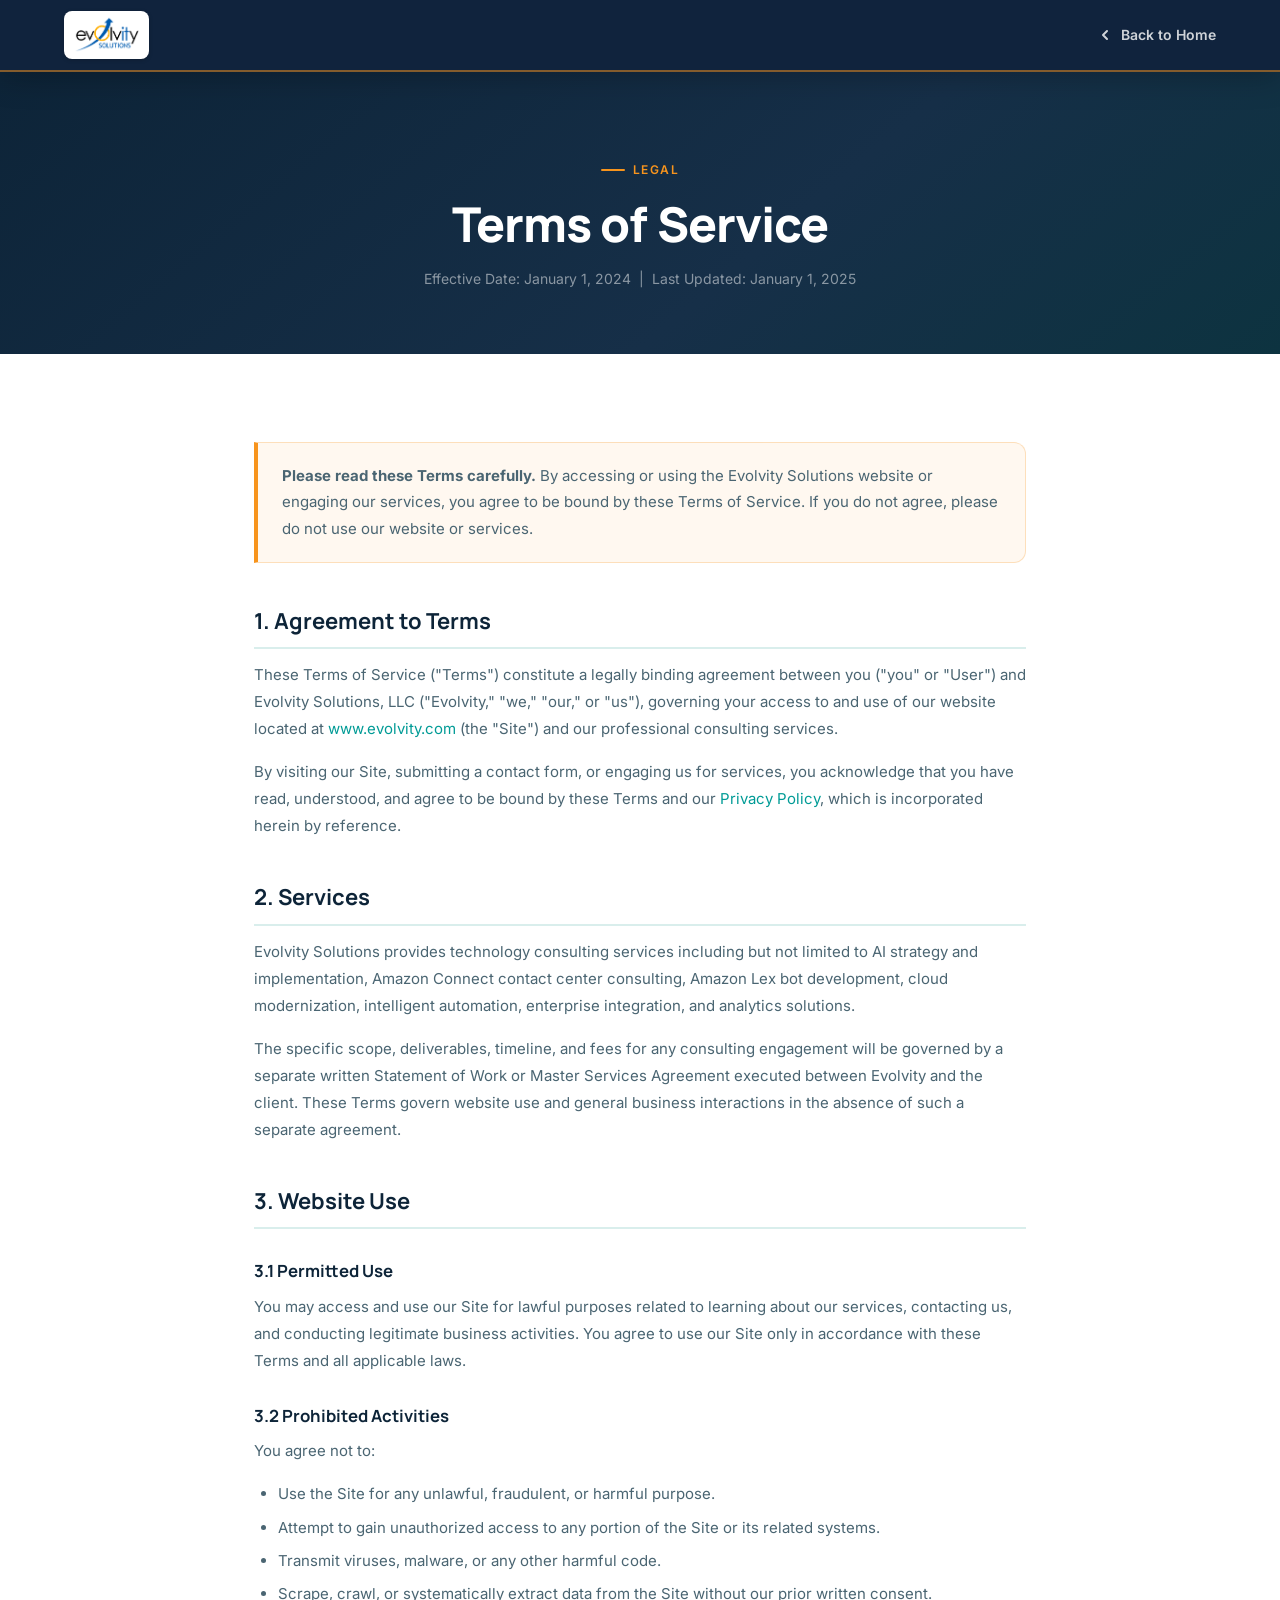
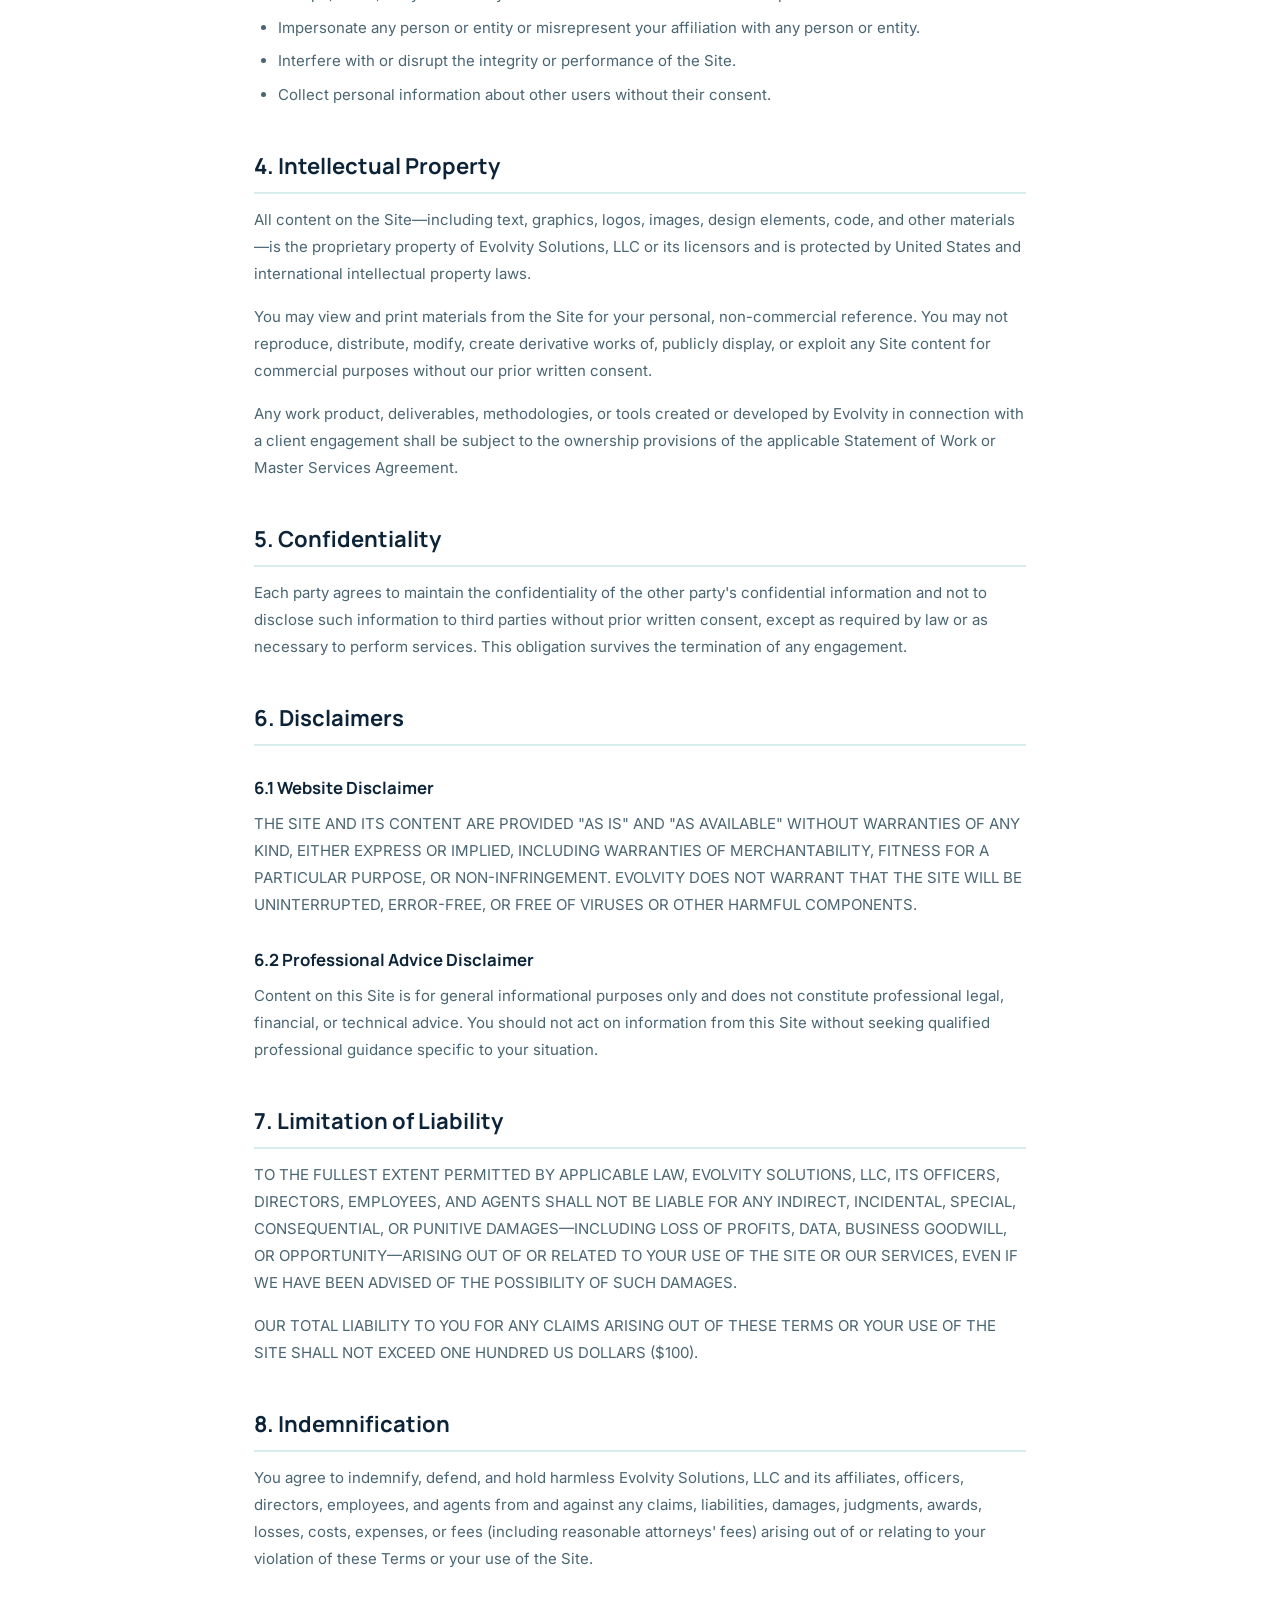
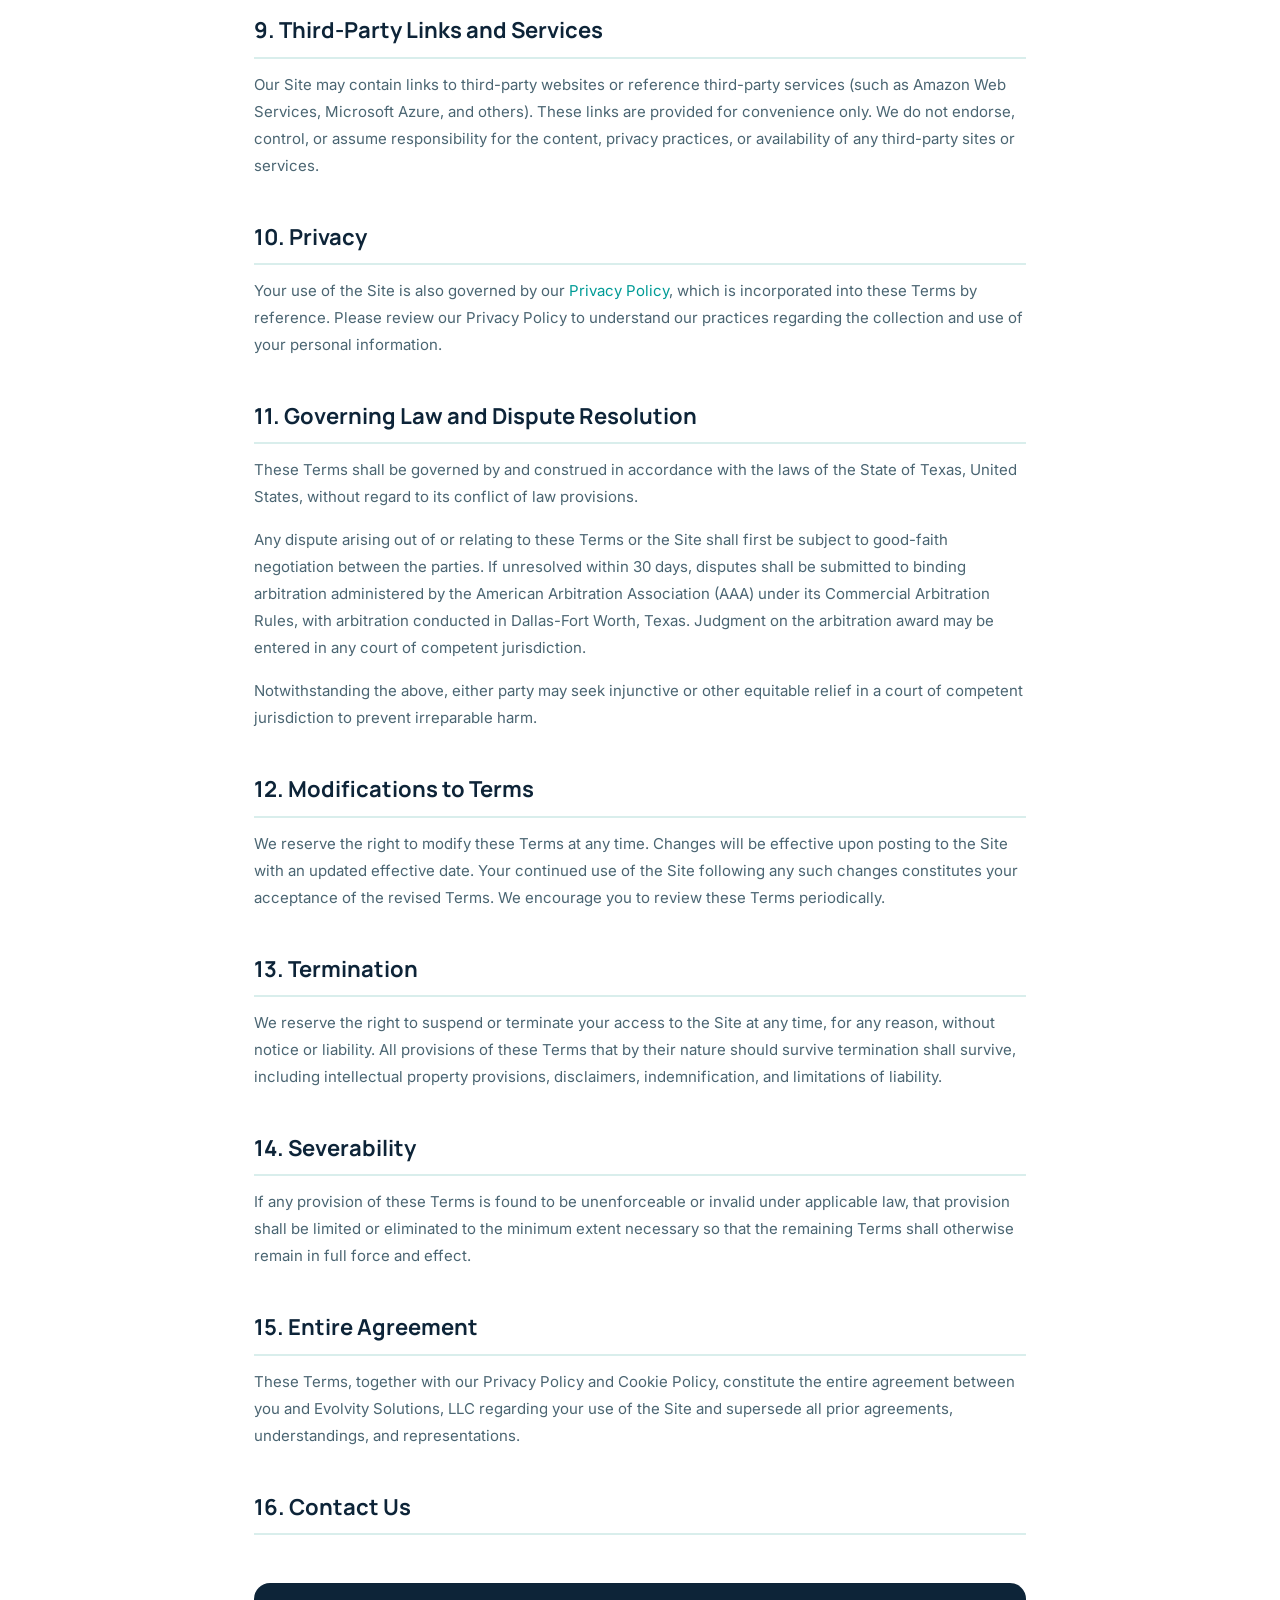
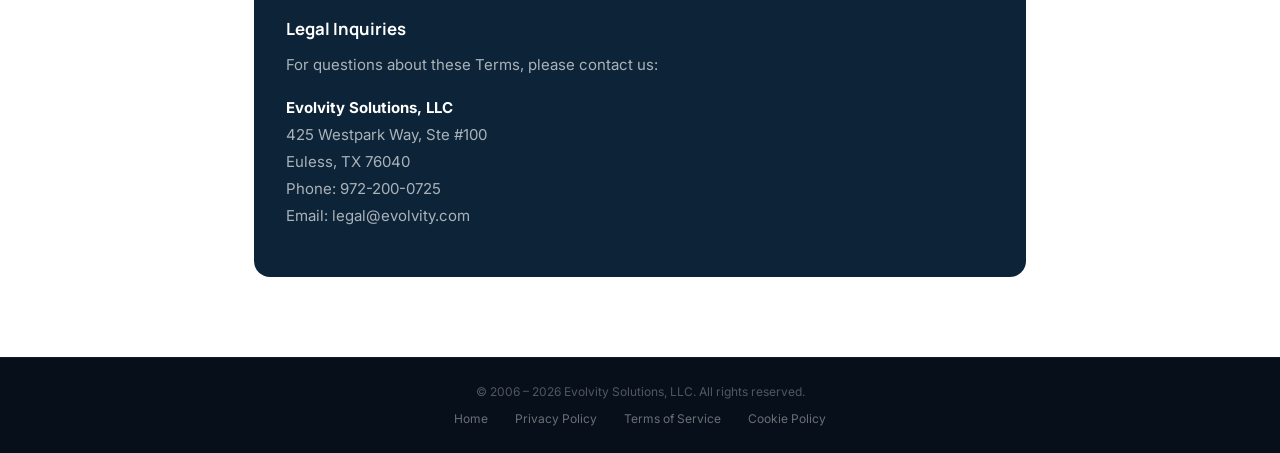
<file: terms-of-service.html>
<!DOCTYPE html>
<html lang="en">
<head>
  <meta charset="UTF-8" />
  <meta name="viewport" content="width=device-width, initial-scale=1.0" />
  <title>Terms of Service | Evolvity Solutions</title>
  <meta name="description" content="Terms of Service for Evolvity Solutions, LLC — the terms governing use of our website and consulting services." />
  <meta name="robots" content="index, follow" />
  <link rel="canonical" href="https://www.evolvity.com/terms-of-service.html" />
  <link rel="icon" type="image/gif" href="images/evol_logo.gif" />
  <link rel="icon" type="image/svg+xml" href="images/favicon.svg" />
  <link rel="preconnect" href="https://fonts.googleapis.com" />
  <link rel="preconnect" href="https://fonts.gstatic.com" crossorigin />
  <link href="https://fonts.googleapis.com/css2?family=Inter:wght@300;400;500;600;700&family=Manrope:wght@600;700;800&display=swap" rel="stylesheet" />
  <link rel="stylesheet" href="css/styles_v1.css" />
  <style>
    .policy-nav {
      position: sticky; top: 0; z-index: 1000;
      background: rgba(12,31,58,0.98);
      backdrop-filter: blur(20px);
      border-bottom: 2px solid rgba(247,148,29,0.50);
      box-shadow: 0 4px 32px rgba(0,0,0,0.25);
      height: 72px;
      display: flex; align-items: center;
    }
    .policy-logo-pill {
      background: #fff; border-radius: 8px;
      padding: 4px 10px; display: inline-flex;
      align-items: center; line-height: 0;
      box-shadow: 0 1px 4px rgba(0,0,0,0.20);
    }
    .policy-nav__inner {
      max-width: 1200px; margin: 0 auto;
      padding: 0 1.5rem;
      display: flex; align-items: center; justify-content: space-between;
      width: 100%;
    }
    .policy-back {
      display: inline-flex; align-items: center; gap: 8px;
      font-size: 0.875rem; font-weight: 600;
      color: rgba(255,255,255,0.80); transition: color 0.2s;
    }
    .policy-back:hover { color: #fff; }
    .policy-back svg { width:16px; height:16px; }
    .policy-hero {
      background: linear-gradient(140deg, #0D2438 0%, #162F48 60%, #0D3340 100%);
      padding: 5rem 1.5rem 4rem; text-align: center;
    }
    .policy-hero__eyebrow {
      display: inline-flex; align-items: center; gap: 8px;
      font-size: 0.75rem; font-weight: 600; letter-spacing: 0.12em;
      text-transform: uppercase; color: #F7941D; margin-bottom: 1rem;
    }
    .policy-hero__eyebrow::before {
      content: ''; width: 24px; height: 2px;
      background: #F7941D; border-radius: 999px;
    }
    .policy-hero__title {
      font-family: 'Manrope', sans-serif;
      font-size: clamp(2rem, 5vw, 3rem); font-weight: 800;
      line-height: 1.15; letter-spacing: -0.02em;
      color: #fff; margin-bottom: 1rem;
    }
    .policy-hero__meta { font-size: 0.875rem; color: rgba(255,255,255,0.50); }
    .policy-body {
      max-width: 820px; margin: 0 auto;
      padding: 4rem 1.5rem 5rem;
    }
    .policy-body h2 {
      font-family: 'Manrope', sans-serif; font-size: 1.375rem; font-weight: 700;
      color: #0D2438; margin: 2.5rem 0 0.75rem;
      padding-bottom: 0.5rem; border-bottom: 2px solid #D9EEEC;
    }
    .policy-body h3 {
      font-family: 'Manrope', sans-serif; font-size: 1.05rem; font-weight: 700;
      color: #0D2438; margin: 1.75rem 0 0.5rem;
    }
    .policy-body p { font-size: 0.9375rem; line-height: 1.8; color: #4A6572; margin-bottom: 1rem; }
    .policy-body ul { list-style: disc; padding-left: 1.5rem; margin-bottom: 1rem; }
    .policy-body ul li { font-size: 0.9375rem; line-height: 1.8; color: #4A6572; margin-bottom: 0.4rem; }
    .policy-body a { color: #009B96; }
    .policy-body a:hover { color: #007A75; text-decoration: underline; }
    .policy-callout {
      background: #FFF8F0; border: 1px solid rgba(247,148,29,0.25);
      border-left: 4px solid #F7941D;
      border-radius: 0 12px 12px 0;
      padding: 1.25rem 1.5rem; margin: 1.5rem 0;
      font-size: 0.9375rem; line-height: 1.75; color: #4A6572;
    }
    .policy-contact-box {
      background: #0D2438; border-radius: 16px;
      padding: 2rem; margin-top: 3rem;
    }
    .policy-contact-box h3 { color: #fff !important; margin-top: 0 !important; }
    .policy-contact-box p, .policy-contact-box a { color: rgba(255,255,255,0.65) !important; }
    .policy-contact-box a:hover { color: #00B5AF !important; }
    .policy-footer {
      background: #060F1A; border-top: 1px solid rgba(0,155,150,0.12);
      padding: 1.5rem; text-align: center;
      font-size: 0.75rem; color: rgba(255,255,255,0.30);
    }
    .policy-footer a { color: rgba(255,255,255,0.40); margin: 0 0.75rem; }
    .policy-footer a:hover { color: #fff; }
  </style>
</head>
<body style="background:#fff;">

  <nav class="policy-nav" aria-label="Site navigation">
    <div class="policy-nav__inner">
      <a href="index.html" class="nav__logo" aria-label="Evolvity Solutions Home">
        <div class="policy-logo-pill">
          <img src="images/evol_logo.gif" alt="Evolvity Solutions"
               style="height:40px; width:auto;" />
        </div>
      </a>
      <a href="index.html" class="policy-back">
        <svg fill="none" viewBox="0 0 16 16" stroke="currentColor" stroke-width="2">
          <path stroke-linecap="round" stroke-linejoin="round" d="M10 12L6 8l4-4"/>
        </svg>
        Back to Home
      </a>
    </div>
  </nav>

  <div class="policy-hero">
    <div class="policy-hero__eyebrow">Legal</div>
    <h1 class="policy-hero__title">Terms of Service</h1>
    <p class="policy-hero__meta">Effective Date: January 1, 2024 &nbsp;|&nbsp; Last Updated: January 1, 2025</p>
  </div>

  <main class="policy-body">

    <div class="policy-callout">
      <strong>Please read these Terms carefully.</strong> By accessing or using the Evolvity Solutions website
      or engaging our services, you agree to be bound by these Terms of Service.
      If you do not agree, please do not use our website or services.
    </div>

    <h2>1. Agreement to Terms</h2>
    <p>
      These Terms of Service ("Terms") constitute a legally binding agreement between you
      ("you" or "User") and Evolvity Solutions, LLC ("Evolvity," "we," "our," or "us"),
      governing your access to and use of our website located at
      <a href="https://www.evolvity.com">www.evolvity.com</a> (the "Site") and our
      professional consulting services.
    </p>
    <p>
      By visiting our Site, submitting a contact form, or engaging us for services, you
      acknowledge that you have read, understood, and agree to be bound by these Terms and
      our <a href="privacy-policy.html">Privacy Policy</a>, which is incorporated herein
      by reference.
    </p>

    <h2>2. Services</h2>
    <p>
      Evolvity Solutions provides technology consulting services including but not limited
      to AI strategy and implementation, Amazon Connect contact center consulting, Amazon
      Lex bot development, cloud modernization, intelligent automation, enterprise
      integration, and analytics solutions.
    </p>
    <p>
      The specific scope, deliverables, timeline, and fees for any consulting engagement
      will be governed by a separate written Statement of Work or Master Services Agreement
      executed between Evolvity and the client. These Terms govern website use and general
      business interactions in the absence of such a separate agreement.
    </p>

    <h2>3. Website Use</h2>

    <h3>3.1 Permitted Use</h3>
    <p>
      You may access and use our Site for lawful purposes related to learning about our
      services, contacting us, and conducting legitimate business activities. You agree
      to use our Site only in accordance with these Terms and all applicable laws.
    </p>

    <h3>3.2 Prohibited Activities</h3>
    <p>You agree not to:</p>
    <ul>
      <li>Use the Site for any unlawful, fraudulent, or harmful purpose.</li>
      <li>Attempt to gain unauthorized access to any portion of the Site or its related systems.</li>
      <li>Transmit viruses, malware, or any other harmful code.</li>
      <li>Scrape, crawl, or systematically extract data from the Site without our prior written consent.</li>
      <li>Impersonate any person or entity or misrepresent your affiliation with any person or entity.</li>
      <li>Interfere with or disrupt the integrity or performance of the Site.</li>
      <li>Collect personal information about other users without their consent.</li>
    </ul>

    <h2>4. Intellectual Property</h2>
    <p>
      All content on the Site—including text, graphics, logos, images, design elements,
      code, and other materials—is the proprietary property of Evolvity Solutions, LLC
      or its licensors and is protected by United States and international intellectual
      property laws.
    </p>
    <p>
      You may view and print materials from the Site for your personal, non-commercial
      reference. You may not reproduce, distribute, modify, create derivative works of,
      publicly display, or exploit any Site content for commercial purposes without our
      prior written consent.
    </p>
    <p>
      Any work product, deliverables, methodologies, or tools created or developed by
      Evolvity in connection with a client engagement shall be subject to the ownership
      provisions of the applicable Statement of Work or Master Services Agreement.
    </p>

    <h2>5. Confidentiality</h2>
    <p>
      Each party agrees to maintain the confidentiality of the other party's confidential
      information and not to disclose such information to third parties without prior
      written consent, except as required by law or as necessary to perform services.
      This obligation survives the termination of any engagement.
    </p>

    <h2>6. Disclaimers</h2>

    <h3>6.1 Website Disclaimer</h3>
    <p>
      THE SITE AND ITS CONTENT ARE PROVIDED "AS IS" AND "AS AVAILABLE" WITHOUT WARRANTIES
      OF ANY KIND, EITHER EXPRESS OR IMPLIED, INCLUDING WARRANTIES OF MERCHANTABILITY,
      FITNESS FOR A PARTICULAR PURPOSE, OR NON-INFRINGEMENT. EVOLVITY DOES NOT WARRANT
      THAT THE SITE WILL BE UNINTERRUPTED, ERROR-FREE, OR FREE OF VIRUSES OR OTHER
      HARMFUL COMPONENTS.
    </p>

    <h3>6.2 Professional Advice Disclaimer</h3>
    <p>
      Content on this Site is for general informational purposes only and does not
      constitute professional legal, financial, or technical advice. You should not
      act on information from this Site without seeking qualified professional guidance
      specific to your situation.
    </p>

    <h2>7. Limitation of Liability</h2>
    <p>
      TO THE FULLEST EXTENT PERMITTED BY APPLICABLE LAW, EVOLVITY SOLUTIONS, LLC, ITS
      OFFICERS, DIRECTORS, EMPLOYEES, AND AGENTS SHALL NOT BE LIABLE FOR ANY INDIRECT,
      INCIDENTAL, SPECIAL, CONSEQUENTIAL, OR PUNITIVE DAMAGES—INCLUDING LOSS OF PROFITS,
      DATA, BUSINESS GOODWILL, OR OPPORTUNITY—ARISING OUT OF OR RELATED TO YOUR USE OF
      THE SITE OR OUR SERVICES, EVEN IF WE HAVE BEEN ADVISED OF THE POSSIBILITY OF SUCH
      DAMAGES.
    </p>
    <p>
      OUR TOTAL LIABILITY TO YOU FOR ANY CLAIMS ARISING OUT OF THESE TERMS OR YOUR USE
      OF THE SITE SHALL NOT EXCEED ONE HUNDRED US DOLLARS ($100).
    </p>

    <h2>8. Indemnification</h2>
    <p>
      You agree to indemnify, defend, and hold harmless Evolvity Solutions, LLC and its
      affiliates, officers, directors, employees, and agents from and against any claims,
      liabilities, damages, judgments, awards, losses, costs, expenses, or fees (including
      reasonable attorneys' fees) arising out of or relating to your violation of these
      Terms or your use of the Site.
    </p>

    <h2>9. Third-Party Links and Services</h2>
    <p>
      Our Site may contain links to third-party websites or reference third-party services
      (such as Amazon Web Services, Microsoft Azure, and others). These links are provided
      for convenience only. We do not endorse, control, or assume responsibility for the
      content, privacy practices, or availability of any third-party sites or services.
    </p>

    <h2>10. Privacy</h2>
    <p>
      Your use of the Site is also governed by our <a href="privacy-policy.html">Privacy Policy</a>,
      which is incorporated into these Terms by reference. Please review our Privacy Policy
      to understand our practices regarding the collection and use of your personal information.
    </p>

    <h2>11. Governing Law and Dispute Resolution</h2>
    <p>
      These Terms shall be governed by and construed in accordance with the laws of the
      State of Texas, United States, without regard to its conflict of law provisions.
    </p>
    <p>
      Any dispute arising out of or relating to these Terms or the Site shall first be
      subject to good-faith negotiation between the parties. If unresolved within 30 days,
      disputes shall be submitted to binding arbitration administered by the American
      Arbitration Association (AAA) under its Commercial Arbitration Rules, with arbitration
      conducted in Dallas-Fort Worth, Texas. Judgment on the arbitration award may be
      entered in any court of competent jurisdiction.
    </p>
    <p>
      Notwithstanding the above, either party may seek injunctive or other equitable relief
      in a court of competent jurisdiction to prevent irreparable harm.
    </p>

    <h2>12. Modifications to Terms</h2>
    <p>
      We reserve the right to modify these Terms at any time. Changes will be effective
      upon posting to the Site with an updated effective date. Your continued use of the
      Site following any such changes constitutes your acceptance of the revised Terms.
      We encourage you to review these Terms periodically.
    </p>

    <h2>13. Termination</h2>
    <p>
      We reserve the right to suspend or terminate your access to the Site at any time,
      for any reason, without notice or liability. All provisions of these Terms that by
      their nature should survive termination shall survive, including intellectual property
      provisions, disclaimers, indemnification, and limitations of liability.
    </p>

    <h2>14. Severability</h2>
    <p>
      If any provision of these Terms is found to be unenforceable or invalid under
      applicable law, that provision shall be limited or eliminated to the minimum extent
      necessary so that the remaining Terms shall otherwise remain in full force and effect.
    </p>

    <h2>15. Entire Agreement</h2>
    <p>
      These Terms, together with our Privacy Policy and Cookie Policy, constitute the
      entire agreement between you and Evolvity Solutions, LLC regarding your use of the
      Site and supersede all prior agreements, understandings, and representations.
    </p>

    <h2>16. Contact Us</h2>
    <div class="policy-contact-box">
      <h3>Legal Inquiries</h3>
      <p>For questions about these Terms, please contact us:</p>
      <p>
        <strong style="color:#fff;">Evolvity Solutions, LLC</strong><br />
        425 Westpark Way, Ste #100<br />
        Euless, TX 76040<br />
        Phone: <a href="tel:+19722000725">972-200-0725</a><br />
        Email: <a href="mailto:legal@evolvity.com">legal@evolvity.com</a>
      </p>
    </div>

  </main>

  <footer class="policy-footer">
    <div>© 2006 – <script>document.write(new Date().getFullYear())</script> Evolvity Solutions, LLC. All rights reserved.</div>
    <div style="margin-top:0.5rem;">
      <a href="index.html">Home</a>
      <a href="privacy-policy.html">Privacy Policy</a>
      <a href="terms-of-service.html">Terms of Service</a>
      <a href="cookie-policy.html">Cookie Policy</a>
    </div>
  </footer>

</body>
</html>
</file>
<file: css/styles_v1.css>
/* ==========================================================================
   Evolvity Solutions – Design System v3
   ─────────────────────────────────────────────────────────────────────────
   Palette derived from logo:
     Teal   #009E98  ← "ev" wordmark
     Orange #F7941D  ← upward arrow accent
     Navy   #0C1F3A  ← "lvity SOLUTIONS" text / unified dark

   Design principles:
     • One unified dark tone across all dark surfaces (no more 3 different darks)
     • Teal as a purposeful accent, not a background wash
     • Orange reserved for CTAs and primary highlights
     • Clean warm-neutral off-whites (not teal-tinted)
     • Generous whitespace, clear section contrast
   ========================================================================== */

/* ---------- Google Fonts ---------- */
@import url('https://fonts.googleapis.com/css2?family=Inter:wght@300;400;500;600;700&family=Manrope:wght@400;500;600;700;800&display=swap');

/* ══════════════════════════════════════════════════════════════════════════
   DESIGN TOKENS
══════════════════════════════════════════════════════════════════════════ */
:root {
  /* ── Core Brand (from logo) ── */
  --teal:         #009E98;   /* "ev" wordmark — primary brand teal */
  --teal-dark:    #007B76;   /* pressed / gradient end */
  --teal-light:   #00B8B2;   /* hover / lighter accents */
  --orange:       #F7941D;   /* logo arrow — CTA, highlights */
  --orange-dark:  #D97B08;   /* pressed orange */

  /* ── Unified Dark (ONE color family for all dark surfaces) ── */
  --navy:         #0C1F3A;   /* nav, hero, dark sections, footer — ALL the same */
  --navy-mid:     #132B4E;   /* subtle variant for hero gradient depth */
  --navy-light:   #1A3660;   /* lightest navy — used in gradients only */

  /* ── Neutral Surface ── */
  --white:        #FFFFFF;
  --bg-subtle:    #F7F9FA;   /* barely-there off-white — warm neutral, NOT teal */
  --bg-card:      #FFFFFF;
  --border:       #E4E9EC;   /* neutral gray border */
  --border-mid:   #D0D8DC;   /* slightly stronger border */

  /* ── Text ── */
  --text-900:     #0C1F3A;   /* headings — same as navy */
  --text-600:     #4D6070;   /* body copy — warm slate, readable */
  --text-400:     #8FA3AE;   /* muted / captions */
  --text-inv:     #FFFFFF;   /* text on dark backgrounds */
  --text-inv-dim: rgba(255,255,255,0.62);  /* secondary on dark */

  /* ── Semantic Tokens (map brand → use) ── */
  --clr-navy:        var(--navy);
  --clr-navy-light:  var(--navy-light);
  --clr-teal:        var(--teal);
  --clr-teal-dark:   var(--teal-dark);
  --clr-teal-mid:    var(--teal-light);
  --clr-orange:      var(--orange);
  --clr-orange-dark: var(--orange-dark);
  --clr-white:       var(--white);
  --clr-bg:          var(--bg-subtle);
  --clr-surface:     var(--bg-card);
  --clr-border:      var(--border);
  --clr-border-dark: var(--border-mid);
  --clr-text-primary:   var(--text-900);
  --clr-text-secondary: var(--text-600);
  --clr-text-muted:     var(--text-400);
  --clr-text-inverse:   var(--text-inv);

  /* ── Gradients ── */
  --grad-brand:   linear-gradient(135deg, var(--teal) 0%, var(--teal-dark) 100%);
  --grad-orange:  linear-gradient(135deg, var(--orange) 0%, var(--orange-dark) 100%);
  /* Hero / dark sections all use the same navy family for visual consistency */
  --grad-hero:    linear-gradient(150deg, var(--navy) 0%, var(--navy-mid) 55%, var(--navy) 100%);
  --grad-card:    linear-gradient(160deg, #ffffff 0%, #f9fafb 100%);

  /* ── Shadows — warm, not teal-tinted ── */
  --shadow-sm:   0 1px 3px rgba(12,31,58,0.08),  0 1px 2px rgba(12,31,58,0.04);
  --shadow-md:   0 4px 16px rgba(12,31,58,0.10), 0 2px 6px rgba(12,31,58,0.05);
  --shadow-lg:   0 12px 40px rgba(12,31,58,0.12), 0 4px 16px rgba(12,31,58,0.07);
  --shadow-xl:   0 24px 64px rgba(12,31,58,0.15), 0 8px 24px rgba(12,31,58,0.08);
  --shadow-teal: 0 4px 20px rgba(0,158,152,0.28);
  --shadow-orange: 0 4px 24px rgba(247,148,29,0.38);

  /* ── Typography ── */
  --font-ui:      'Inter', system-ui, -apple-system, sans-serif;
  --font-display: 'Manrope', system-ui, -apple-system, sans-serif;

  /* Scale */
  --text-xs:   0.75rem;
  --text-sm:   0.875rem;
  --text-base: 1rem;
  --text-lg:   1.125rem;
  --text-xl:   1.25rem;
  --text-2xl:  1.5rem;
  --text-3xl:  1.875rem;
  --text-4xl:  2.25rem;
  --text-5xl:  3rem;

  /* ── Spacing ── */
  --space-1: .25rem;  --space-2: .5rem;   --space-3: .75rem;
  --space-4: 1rem;    --space-5: 1.25rem; --space-6: 1.5rem;
  --space-8: 2rem;    --space-10: 2.5rem; --space-12: 3rem;
  --space-16: 4rem;   --space-20: 5rem;   --space-24: 6rem;

  /* ── Radius ── */
  --radius-sm:   6px;
  --radius-md:   12px;
  --radius-lg:   18px;
  --radius-xl:   24px;
  --radius-full: 9999px;

  /* ── Transitions ── */
  --ease-out:    cubic-bezier(0.16, 1, 0.3, 1);
  --duration-base: 250ms;
  --duration-slow: 400ms;

  /* ── Layout ── */
  --container-max:   1200px;
  --nav-height:      72px;
  --banner-height:   34px;
}

/* ══════════════════════════════════════════════════════════════════════════
   RESET & BASE
══════════════════════════════════════════════════════════════════════════ */
*, *::before, *::after { box-sizing: border-box; margin: 0; padding: 0; }

html {
  scroll-behavior: smooth;
  -webkit-font-smoothing: antialiased;
  -moz-osx-font-smoothing: grayscale;
  overflow-x: hidden;
  max-width: 100%;
}

body {
  font-family: var(--font-ui);
  font-size: var(--text-base);
  line-height: 1.65;
  color: var(--text-900);
  background: var(--white);
  overflow-x: hidden;
}

img  { max-width: 100%; height: auto; display: block; }
a    { color: inherit; text-decoration: none; }
ul, ol { list-style: none; }
button { cursor: pointer; border: none; background: none; font-family: inherit; }

/* ══════════════════════════════════════════════════════════════════════════
   LAYOUT UTILITIES
══════════════════════════════════════════════════════════════════════════ */
.container {
  width: 100%;
  max-width: var(--container-max);
  margin: 0 auto;
  padding: 0 var(--space-6);
}

/* Section rhythm */
.section          { padding: var(--space-24) 0; }
.section--dark    { background: var(--navy);    color: var(--text-inv); }
.section--tinted  { background: var(--bg-subtle); }

/* Section header block */
.section__header {
  text-align: center;
  max-width: 660px;
  margin: 0 auto var(--space-16);
}

/* Eyebrow label */
.section__eyebrow {
  display: inline-flex;
  align-items: center;
  gap: var(--space-2);
  font-size: var(--text-xs);
  font-weight: 700;
  letter-spacing: 0.12em;
  text-transform: uppercase;
  color: var(--teal);
  margin-bottom: var(--space-4);
}
.section__eyebrow::before {
  content: '';
  display: block;
  width: 20px; height: 2px;
  background: var(--teal);
  border-radius: var(--radius-full);
  flex-shrink: 0;
}
.section--dark .section__eyebrow        { color: var(--orange); }
.section--dark .section__eyebrow::before{ background: var(--orange); }

/* Section title */
.section__title {
  font-family: var(--font-display);
  font-size: clamp(var(--text-3xl), 4vw, var(--text-5xl));
  font-weight: 800;
  line-height: 1.1;
  letter-spacing: -0.025em;
  color: var(--text-900);
  margin-bottom: var(--space-5);
}
.section--dark .section__title { color: var(--white); }

/* Section subtitle */
.section__subtitle {
  font-size: var(--text-lg);
  line-height: 1.75;
  color: var(--text-600);
  max-width: 560px;
  margin: 0 auto;
}
.section--dark .section__subtitle { color: var(--text-inv-dim); }

/* Gradient text helpers */
.text-gradient {
  background: var(--grad-brand);
  -webkit-background-clip: text;
  -webkit-text-fill-color: transparent;
  background-clip: text;
}
.text-orange {
  background: var(--grad-orange);
  -webkit-background-clip: text;
  -webkit-text-fill-color: transparent;
  background-clip: text;
}

/* ══════════════════════════════════════════════════════════════════════════
   BUTTONS
══════════════════════════════════════════════════════════════════════════ */
.btn {
  display: inline-flex;
  align-items: center;
  gap: var(--space-2);
  padding: 13px 28px;
  font-family: var(--font-ui);
  font-size: var(--text-sm);
  font-weight: 600;
  line-height: 1;
  border-radius: var(--radius-full);
  transition: all var(--duration-base) var(--ease-out);
  white-space: nowrap;
  cursor: pointer;
}

/* Orange — primary CTA (matches the logo arrow) */
.btn--primary {
  background: var(--grad-orange);
  color: var(--white);
  box-shadow: var(--shadow-orange);
}
.btn--primary:hover  { transform: translateY(-2px); box-shadow: 0 10px 32px rgba(247,148,29,0.50); }
.btn--primary:active { transform: none; }

/* Teal — secondary CTA */
.btn--teal {
  background: var(--grad-brand);
  color: var(--white);
  box-shadow: var(--shadow-teal);
}
.btn--teal:hover  { transform: translateY(-2px); box-shadow: 0 10px 32px rgba(0,158,152,0.42); }
.btn--teal:active { transform: none; }

/* Outline on light */
.btn--outline {
  border: 1.5px solid rgba(0,158,152,0.45);
  color: var(--teal);
  background: transparent;
}
.btn--outline:hover {
  border-color: var(--teal);
  background: rgba(0,158,152,0.06);
  transform: translateY(-1px);
}

/* Outline on dark */
.btn--outline-white {
  border: 1.5px solid rgba(255,255,255,0.30);
  color: var(--white);
  background: rgba(255,255,255,0.04);
}
.btn--outline-white:hover {
  border-color: rgba(255,255,255,0.65);
  background: rgba(255,255,255,0.10);
  transform: translateY(-1px);
}

.btn--lg { padding: 15px 34px; font-size: var(--text-base); }

.btn .btn__icon {
  width: 16px; height: 16px;
  transition: transform var(--duration-base) var(--ease-out);
  flex-shrink: 0;
}
.btn:hover .btn__icon { transform: translateX(3px); }

/* ══════════════════════════════════════════════════════════════════════════
   NAVIGATION
   — single dark navy, no more mismatched indigo-blue —
══════════════════════════════════════════════════════════════════════════ */
.nav {
  position: fixed;
  top: 0; left: 0; right: 0;
  z-index: 1000;
  height: var(--nav-height);
  /* Start semi-transparent so the hero blends naturally */
  background: rgba(12, 31, 58, 0.82);
  backdrop-filter: blur(12px);
  -webkit-backdrop-filter: blur(12px);
  transition: background var(--duration-slow) var(--ease-out),
              box-shadow  var(--duration-slow) var(--ease-out),
              border-color var(--duration-slow) var(--ease-out);
}

/* Solid when scrolled — same navy as hero/dark sections */
.nav.nav--scrolled {
  background: rgba(12, 31, 58, 0.98);
  border-bottom: 2px solid var(--orange);  /* orange accent = logo arrow */
  box-shadow: 0 4px 40px rgba(0,0,0,0.35);
}

.nav__inner {
  display: flex;
  align-items: center;
  justify-content: space-between;
  height: 100%;
  max-width: var(--container-max);
  margin: 0 auto;
  padding: 0 var(--space-6);
}

/* ── Logo ──
   GIF has white background → give it a deliberate white pill mount.
   This is the correct professional fix; many brands do this on dark navbars.
   The white pill looks intentional, not accidental.                         */
.nav__logo {
  display: flex;
  align-items: center;
  gap: var(--space-3);
  text-decoration: none;
  flex-shrink: 0;
}

.nav__logo-pill {
  background: #ffffff;
  border-radius: var(--radius-md);
  padding: 5px 12px;
  display: inline-flex;
  align-items: center;
  line-height: 0;
  /* Subtle inner shadow so the pill doesn't look flat against dark nav */
  box-shadow: 0 1px 4px rgba(0,0,0,0.20), inset 0 0 0 1px rgba(0,0,0,0.06);
}

.nav__logo-img {
  height: 44px;
  width: auto;
  object-fit: contain;
  display: block;
}

/* Fallback mark when GIF is missing */
.nav__logo-mark {
  width: 38px; height: 38px;
  background: var(--grad-brand);
  border-radius: 10px;
  display: flex;
  align-items: center; justify-content: center;
  font-family: var(--font-display);
  font-weight: 800; font-size: var(--text-lg);
  color: white;
  flex-shrink: 0;
}

.nav__logo-text {
  font-family: var(--font-display);
  font-size: var(--text-xl);
  font-weight: 800;
  color: var(--white);
  letter-spacing: -0.02em;
}


.nav__menu {
  display: flex;
  align-items: center;
  gap: 20px;
}

.nav__link {
  position: relative;
  padding: 6px 4px;
  font-family: var(--font-display);
  font-size: 0.7rem;
  font-weight: 700;
  letter-spacing: 0.1em;
  text-transform: uppercase;
  color: rgba(255,255,255,0.92);
  border-radius: 0;
  transition: color var(--duration-base) var(--ease-out);
}
/* animated teal underline */
.nav__link::after {
  content: '';
  position: absolute;
  bottom: -2px; left: 0;
  width: 100%; height: 2px;
  background: linear-gradient(90deg, var(--teal), var(--orange));
  border-radius: var(--radius-full);
  transform: scaleX(0);
  transform-origin: left;
  transition: transform var(--duration-base) var(--ease-out);
}
.nav__link:hover,
.nav__link--active {
  color: var(--white);
  background: none;
}
.nav__link:hover::after,
.nav__link--active::after {
  transform: scaleX(1);
}

.nav__cta { margin-left: var(--space-4); }

/* Hamburger */
.nav__hamburger {
  display: none;
  flex-direction: column;
  gap: 5px;
  padding: var(--space-2);
  cursor: pointer;
}
.nav__hamburger span {
  display: block;
  width: 22px; height: 2px;
  background: var(--white);
  border-radius: var(--radius-full);
  transition: all var(--duration-base) var(--ease-out);
}

/* ── Mobile Menu ── */
.mobile-menu {
  position: fixed;
  top: calc(var(--nav-height) + var(--banner-height)); left: 0; right: 0; bottom: 0;
  background: rgba(12, 31, 58, 0.98);
  backdrop-filter: blur(20px);
  z-index: 999;
  display: flex; flex-direction: column;
  align-items: center; justify-content: center;
  gap: var(--space-3);
  opacity: 0;
  pointer-events: none;
  transform: translateY(-10px);
  transition: all var(--duration-slow) var(--ease-out);
}
.mobile-menu.is-open {
  opacity: 1;
  pointer-events: all;
  transform: translateY(0);
}
.mobile-menu__link {
  font-family: var(--font-display);
  font-size: var(--text-2xl);
  font-weight: 700;
  color: rgba(255,255,255,0.80);
  padding: var(--space-3) var(--space-8);
  border-radius: var(--radius-md);
  transition: all var(--duration-base) var(--ease-out);
}
.mobile-menu__link:hover {
  color: var(--white);
  background: rgba(255,255,255,0.07);
}

/* ══════════════════════════════════════════════════════════════════════════
   HERO SECTION
══════════════════════════════════════════════════════════════════════════ */
.hero {
  min-height: 100vh;
  display: flex;
  align-items: center;
  background: var(--grad-hero);
  position: relative;
  overflow: hidden;
  max-width: 100%;
  padding-top: calc(var(--nav-height) + var(--banner-height) + 16px);
}

/* Subtle grid — less saturated than before */
.hero__bg-grid {
  position: absolute; inset: 0;
  background-image:
    linear-gradient(rgba(255,255,255,0.04) 1px, transparent 1px),
    linear-gradient(90deg, rgba(255,255,255,0.04) 1px, transparent 1px);
  background-size: 64px 64px;
  mask-image: radial-gradient(ellipse at 50% 50%, black 20%, transparent 80%);
}

/* Teal glow orb — toned down */
.hero__orb-1 {
  position: absolute;
  width: 600px; height: 600px; border-radius: 50%;
  background: radial-gradient(circle, rgba(0,158,152,0.14) 0%, transparent 70%);
  top: -150px; right: -150px;
  pointer-events: none;
}

/* Orange glow orb — adds warmth without overwhelming */
.hero__orb-2 {
  position: absolute;
  width: 450px; height: 450px; border-radius: 50%;
  background: radial-gradient(circle, rgba(247,148,29,0.09) 0%, transparent 70%);
  bottom: -80px; left: -80px;
  pointer-events: none;
}

.hero__content {
  position: relative; z-index: 2;
  width: 100%;
  max-width: var(--container-max);
  margin: 0 auto;
  padding: var(--space-12) var(--space-6);
  display: grid;
  grid-template-columns: 1fr 1fr;
  gap: var(--space-16);
  align-items: start;
  box-sizing: border-box;
}

.hero__text {
  min-width: 0;
}

/* Badge */
.hero__badge {
  display: inline-flex; align-items: center; gap: var(--space-2);
  padding: 9px 20px;
  background: linear-gradient(135deg, rgba(0,158,152,0.18) 0%, rgba(12,31,58,0.55) 100%);
  border: 2px solid rgba(247,148,29,0.85);
  border-radius: var(--radius-full);
  font-size: 0.72rem; font-weight: 800;
  letter-spacing: 0.13em; text-transform: uppercase;
  color: #ffffff;
  text-shadow: 0 0 10px rgba(247,148,29,0.6), 0 1px 2px rgba(0,0,0,0.5);
  box-shadow: 0 0 16px rgba(247,148,29,0.45), 0 0 40px rgba(247,148,29,0.15), 0 2px 10px rgba(0,0,0,0.35), inset 0 1px 0 rgba(255,255,255,0.12);
  margin-bottom: var(--space-6);
  width: fit-content;
  backdrop-filter: blur(6px);
  transition: box-shadow 0.3s ease, transform 0.3s ease;
}
.hero__badge:hover {
  box-shadow: 0 0 24px rgba(247,148,29,0.65), 0 0 56px rgba(247,148,29,0.22), 0 4px 16px rgba(0,0,0,0.4), inset 0 1px 0 rgba(255,255,255,0.18);
  transform: translateY(-1px);
}
.hero__badge-dot {
  width: 8px; height: 8px; border-radius: 50%;
  background: #00e5de;
  box-shadow: 0 0 8px rgba(0,229,222,0.9);
  animation: pulse-dot 2.2s ease-in-out infinite;
}
@keyframes pulse-dot {
  0%, 100% { opacity: 1; transform: scale(1); }
  50%       { opacity: 0.45; transform: scale(0.65); }
}

/* Hero heading */
.hero__title {
  font-family: var(--font-display);
  font-size: clamp(2.4rem, 5.2vw, 4.1rem);
  font-weight: 800;
  line-height: 1.08;
  letter-spacing: -0.03em;
  color: var(--white);
  margin-bottom: var(--space-6);
  overflow-wrap: break-word;
  word-break: break-word;
  /* Fixed height prevents scroll-jump when typed text changes length */
  min-height: calc(1.08em * 3);
}

/* Typed text wrapper — locked width to prevent layout shift */
.hero__title .typed-wrap {
  display: inline-block;
  background: linear-gradient(135deg, var(--teal-light) 0%, var(--teal) 100%);
  -webkit-background-clip: text;
  -webkit-text-fill-color: transparent;
  background-clip: text;
  min-height: 1.15em;
  vertical-align: bottom;
}

.hero__description {
  font-size: var(--text-lg);
  line-height: 1.80;
  color: var(--text-inv-dim);
  max-width: 100%;
  margin-bottom: var(--space-10);
  text-align: left;
}

.hero__actions {
  display: flex; align-items: center;
  gap: var(--space-4); flex-wrap: wrap;
}

/* Stats row */
.hero__stats {
  display: flex;
  gap: var(--space-10);
  margin-bottom: var(--space-6);
  padding-bottom: var(--space-6);
  border-bottom: 1px solid rgba(255,255,255,0.10);
  justify-content: center;
}
.hero__stat-value {
  font-family: var(--font-display);
  font-size: var(--text-3xl); font-weight: 800;
  color: var(--white); letter-spacing: -0.02em;
  line-height: 1; margin-bottom: 4px;
}
.hero__stat-label { font-size: var(--text-sm); color: rgba(255,255,255,0.48); }

/* ── Hero visual card ── */
.hero__visual {
  position: relative;
  display: flex;
  flex-direction: column;
  align-items: flex-end;
  justify-content: center;
  min-width: 0;
  overflow: hidden;
}

.hero__visual-card {
  background: rgba(255,255,255,0.05);
  border: 1px solid rgba(255,255,255,0.12);
  border-radius: var(--radius-xl);
  padding: var(--space-8);
  backdrop-filter: blur(16px);
  width: 100%; max-width: 430px;
  box-sizing: border-box;
  position: relative;
}

.hero__visual-header {
  display: flex; align-items: center; gap: var(--space-3);
  margin-bottom: var(--space-6);
  padding-bottom: var(--space-4);
  border-bottom: 1px solid rgba(255,255,255,0.09);
}

.hero__visual-icon {
  width: 42px; height: 42px; border-radius: var(--radius-md);
  background: var(--grad-brand);
  display: flex; align-items: center; justify-content: center;
  flex-shrink: 0;
}
.hero__visual-icon svg { width: 20px; height: 20px; color: white; }

.hero__visual-label { font-size: var(--text-sm); font-weight: 600; color: var(--white); }
.hero__visual-sub   { font-size: var(--text-xs); color: rgba(255,255,255,0.38); }

.ai-feature-list { display: flex; flex-direction: column; gap: var(--space-2); }

.ai-feature-item {
  display: flex; align-items: center; gap: var(--space-3);
  padding: 10px 14px;
  background: rgba(255,255,255,0.03);
  border: 1px solid rgba(255,255,255,0.07);
  border-radius: var(--radius-md);
  transition: all var(--duration-base) var(--ease-out);
}
.ai-feature-item:hover {
  background: rgba(0,158,152,0.09);
  border-color: rgba(0,158,152,0.28);
}

.ai-feature-item__dot {
  width: 7px; height: 7px; border-radius: 50%; flex-shrink: 0;
}
.ai-feature-item__dot--teal   { background: var(--teal-light); box-shadow: 0 0 8px rgba(0,184,178,0.7); }
.ai-feature-item__dot--orange { background: var(--orange);     box-shadow: 0 0 8px rgba(247,148,29,0.7); }
.ai-feature-item__dot--green  { background: #22C55E;           box-shadow: 0 0 7px rgba(34,197,94,0.6); }
.ai-feature-item__dot--amber  { background: #FBBF24;           box-shadow: 0 0 7px rgba(251,191,36,0.6); }
.ai-feature-item__dot--sky    { background: #38BDF8;           box-shadow: 0 0 7px rgba(56,189,248,0.6); }

.ai-feature-item__text { font-size: var(--text-sm); color: rgba(255,255,255,0.78); font-weight: 500; }

.ai-feature-item__badge {
  margin-left: auto;
  font-size: 10px; font-weight: 700;
  padding: 2px 9px; border-radius: var(--radius-full); letter-spacing: 0.04em;
}
.ai-feature-item__badge--new {
  background: rgba(34,197,94,0.14); color: #22C55E;
  border: 1px solid rgba(34,197,94,0.28);
}
.ai-feature-item__badge--active {
  background: rgba(0,158,152,0.14); color: var(--teal-light);
  border: 1px solid rgba(0,158,152,0.28);
}

/* ══════════════════════════════════════════════════════════════════════════
   SLOGAN BANNER
══════════════════════════════════════════════════════════════════════════ */
.slogan-banner {
  position: fixed;
  top: var(--nav-height);
  left: 0; right: 0;
  z-index: 999;
  background: #2D3748;
  padding: 7px 24px;
  border-bottom: 1px solid rgba(255,255,255,0.08);
  box-shadow: 0 2px 10px rgba(0,0,0,0.2);
  transition: transform 0.3s ease, opacity 0.3s ease;
}
.slogan-banner--scrolled {
  transform: translateY(-100%);
  opacity: 0;
  pointer-events: none;
  background: rgba(12, 31, 58, 0.98);
}

.slogan-banner__inner {
  display: flex;
  align-items: center;
  justify-content: center;
  gap: 20px;
  max-width: 860px;
  margin: 0 auto;
}
.slogan-banner__text {
  font-family: var(--font-display);
  font-size: clamp(0.75rem, 1.4vw, 0.88rem);
  font-weight: 600;
  font-style: normal;
  font-variant: small-caps;
  color: #FFFBEE;
  text-align: center;
  letter-spacing: 0.06em;
  white-space: nowrap;
  text-shadow: 0 0 12px rgba(255,251,238,0.3);
}
.slogan-banner__line {
  flex: 1;
  height: 1px;
  background: linear-gradient(90deg, transparent, rgba(245,222,179,0.35), transparent);
}

/* ══════════════════════════════════════════════════════════════════════════
   SCROLLING RIBBON
══════════════════════════════════════════════════════════════════════════ */
.ribbon {
  background: var(--bg-subtle);
  border-top:    1px solid var(--border);
  border-bottom: 1px solid var(--border);
  padding: var(--space-4) 0;
  overflow: hidden;
}

.ribbon__label {
  text-align: center;
  font-size: var(--text-xs); font-weight: 600;
  letter-spacing: 0.10em; text-transform: uppercase;
  color: var(--text-400);
  padding: var(--space-3) 0 var(--space-4);
}

.ribbon__track-wrap {
  overflow: hidden;
  position: relative;
  /* soft fade edges */
  -webkit-mask-image: linear-gradient(to right, transparent 0%, black 8%, black 92%, transparent 100%);
          mask-image: linear-gradient(to right, transparent 0%, black 8%, black 92%, transparent 100%);
}

.ribbon__track {
  display: flex;
  align-items: center;
  gap: var(--space-12);
  white-space: nowrap;
  width: max-content;
  animation: ribbon-scroll 32s linear infinite;
}
.ribbon__track:hover { animation-play-state: paused; }

@keyframes ribbon-scroll {
  from { transform: translateX(0); }
  to   { transform: translateX(-50%); }
}

.ribbon__item {
  display: inline-flex;
  align-items: center;
  gap: var(--space-2);
  font-family: var(--font-display);
  font-size: var(--text-sm); font-weight: 700;
  color: var(--text-400);
  letter-spacing: -0.01em;
  opacity: 0.72;
  transition: opacity var(--duration-base), color var(--duration-base);
  cursor: default;
}
.ribbon__item:hover { opacity: 1; color: var(--teal); }

.ribbon__dot {
  width: 5px; height: 5px;
  border-radius: 50%;
  background: linear-gradient(135deg, var(--teal) 0%, var(--orange) 100%);
  flex-shrink: 0;
}

/* ══════════════════════════════════════════════════════════════════════════
   AI READINESS DASHBOARD (hero right panel)
══════════════════════════════════════════════════════════════════════════ */
.ai-dashboard {
  display: flex;
  flex-direction: column;
  gap: var(--space-4);
}

.ai-dashboard__metric {}

.ai-dashboard__metric-top {
  display: flex;
  align-items: center;
  gap: var(--space-3);
  margin-bottom: var(--space-2);
}

.ai-dashboard__metric-icon {
  width: 28px; height: 28px;
  border-radius: var(--radius-sm);
  display: flex; align-items: center; justify-content: center;
  font-size: .85rem;
  flex-shrink: 0;
}
.ai-dashboard__metric-icon--teal   { background: rgba(0,158,152,0.18); }
.ai-dashboard__metric-icon--orange { background: rgba(247,148,29,0.18); }
.ai-dashboard__metric-icon--green  { background: rgba(34,197,94,0.15); }
.ai-dashboard__metric-icon--amber  { background: rgba(251,191,36,0.15); }

.ai-dashboard__metric-label {
  flex: 1;
  font-size: var(--text-sm); font-weight: 500;
  color: rgba(255,255,255,0.78);
}

.ai-dashboard__metric-val {
  font-size: var(--text-sm); font-weight: 700;
  color: var(--white);
  min-width: 36px;
  text-align: right;
}

.ai-dashboard__bar-track {
  height: 6px;
  background: rgba(255,255,255,0.10);
  border-radius: var(--radius-full);
  overflow: hidden;
}

.ai-dashboard__bar {
  height: 100%;
  border-radius: var(--radius-full);
  width: var(--pct);
  transform-origin: left;
  transform: scaleX(0);
  animation: bar-grow 1.4s var(--ease-out) forwards;
  animation-delay: var(--delay, 0s);
}
@keyframes bar-grow { to { transform: scaleX(1); } }

.ai-dashboard__bar--teal   { background: linear-gradient(90deg, var(--teal) 0%, var(--teal-light) 100%); }
.ai-dashboard__bar--orange { background: linear-gradient(90deg, var(--orange-dark) 0%, var(--orange) 100%); }
.ai-dashboard__bar--green  { background: linear-gradient(90deg, #16A34A 0%, #22C55E 100%); }
.ai-dashboard__bar--amber  { background: linear-gradient(90deg, #D97706 0%, #FBBF24 100%); }

.ai-dashboard__live {
  display: flex;
  align-items: center;
  gap: var(--space-2);
  margin-top: var(--space-4);
  padding-top: var(--space-4);
  border-top: 1px solid rgba(255,255,255,0.09);
  font-size: var(--text-xs);
  color: rgba(255,255,255,0.38);
}

.ai-dashboard__live-dot {
  width: 7px; height: 7px;
  border-radius: 50%;
  background: #22C55E;
  flex-shrink: 0;
  box-shadow: 0 0 0 0 rgba(34,197,94,0.4);
  animation: live-pulse 1.8s ease-in-out infinite;
}
@keyframes live-pulse {
  0%  { box-shadow: 0 0 0 0   rgba(34,197,94,0.4); }
  70% { box-shadow: 0 0 0 7px rgba(34,197,94,0);   }
  100%{ box-shadow: 0 0 0 0   rgba(34,197,94,0);   }
}

/* ══════════════════════════════════════════════════════════════════════════
   SERVICE CARDS
══════════════════════════════════════════════════════════════════════════ */
.services-grid {
  display: grid;
  grid-template-columns: repeat(3, 1fr);
  gap: var(--space-6);
}

.service-card {
  background: var(--bg-card);
  border: 1px solid var(--border);
  border-radius: var(--radius-lg);
  padding: var(--space-8);
  transition: all var(--duration-slow) var(--ease-out);
  position: relative;
  overflow: hidden;
}

/* Teal top bar on hover — subtle but branded */
.service-card::before {
  content: '';
  position: absolute; top: 0; left: 0; right: 0;
  height: 3px;
  background: var(--grad-brand);
  opacity: 0;
  transition: opacity var(--duration-slow) var(--ease-out);
}
/* Cloud service cards: orange bar */
.service-card--cloud::before { background: var(--grad-orange); }

.service-card:hover {
  transform: translateY(-5px);
  box-shadow: var(--shadow-xl);
  border-color: var(--border-mid);
}
.service-card:hover::before { opacity: 1; }

.service-card__icon {
  width: 50px; height: 50px; border-radius: var(--radius-md);
  display: flex; align-items: center; justify-content: center;
  margin-bottom: var(--space-5); font-size: 22px;
}
.service-card__icon--teal   { background: rgba(0,158,152,0.09); }
.service-card__icon--orange { background: rgba(247,148,29,0.09); }
.service-card__icon--green  { background: rgba(34,197,94,0.09);  }
.service-card__icon--sky    { background: rgba(56,189,248,0.09); }
.service-card__icon--amber  { background: rgba(251,191,36,0.09); }
.service-card__icon--navy   { background: rgba(12,31,58,0.06);   }

.service-card__title {
  font-family: var(--font-display);
  font-size: var(--text-xl); font-weight: 700;
  color: var(--text-900);
  margin-bottom: var(--space-3); line-height: 1.3;
}
.service-card__description {
  font-size: var(--text-sm); line-height: 1.78;
  color: var(--text-600); margin-bottom: var(--space-5);
}
.service-card__tags { display: flex; flex-wrap: wrap; gap: var(--space-2); }

.tag {
  display: inline-block; padding: 4px 10px;
  font-size: var(--text-xs); font-weight: 500;
  border-radius: var(--radius-full);
  background: var(--bg-subtle);
  color: var(--text-600);
  border: 1px solid var(--border);
}
.tag--teal {
  background: rgba(0,158,152,0.07);
  color: var(--teal-dark);
  border-color: rgba(0,158,152,0.22);
}
.tag--orange {
  background: rgba(247,148,29,0.07);
  color: #9A5500;
  border-color: rgba(247,148,29,0.25);
}

/* Cloud section divider label */
.services-section-label {
  display: flex; align-items: center;
  gap: var(--space-4); margin: var(--space-12) 0 var(--space-6);
}
.services-section-label__text {
  font-family: var(--font-display); font-size: var(--text-sm);
  font-weight: 700; text-transform: uppercase; letter-spacing: 0.10em;
  color: var(--orange); white-space: nowrap;
}
.services-section-label__line {
  flex: 1; height: 1px;
  background: linear-gradient(90deg, rgba(247,148,29,0.40), transparent);
}

/* ══════════════════════════════════════════════════════════════════════════
   AI SOLUTIONS (DARK)
══════════════════════════════════════════════════════════════════════════ */
.ai-section { background: var(--navy); overflow: hidden; position: relative; }

.ai-section__bg {
  position: absolute; inset: 0;
  background:
    radial-gradient(ellipse at 75% 40%, rgba(0,158,152,0.10) 0%, transparent 55%),
    radial-gradient(ellipse at 25% 80%, rgba(247,148,29,0.07) 0%, transparent 50%);
}
.ai-section__inner { position: relative; z-index: 2; }

.ai-solutions-grid {
  display: grid; grid-template-columns: 1fr 1fr;
  gap: var(--space-12); align-items: center;
}
.ai-solutions-list { display: flex; flex-direction: column; gap: var(--space-4); }

.ai-solution-item {
  display: flex; gap: var(--space-5);
  padding: var(--space-6);
  background: rgba(255,255,255,0.04);
  border: 1px solid rgba(255,255,255,0.09);
  border-radius: var(--radius-lg);
  transition: all var(--duration-slow) var(--ease-out);
}
.ai-solution-item:hover {
  background: rgba(0,158,152,0.08);
  border-color: rgba(0,158,152,0.28);
  transform: translateX(4px);
}
.ai-solution-item__icon {
  width: 46px; height: 46px; flex-shrink: 0;
  border-radius: var(--radius-md);
  background: var(--grad-brand);
  display: flex; align-items: center; justify-content: center;
  font-size: 21px;
}
.ai-solution-item__title {
  font-family: var(--font-display);
  font-size: var(--text-base); font-weight: 700;
  color: var(--white); margin-bottom: 4px;
}
.ai-solution-item__desc {
  font-size: var(--text-sm); line-height: 1.70;
  color: var(--text-inv-dim);
}

/* Terminal */
.ai-terminal {
  background: #07111F;
  border: 1px solid rgba(255,255,255,0.10);
  border-radius: var(--radius-lg); overflow: hidden;
}
.ai-terminal__header {
  display: flex; align-items: center; gap: 6px;
  padding: 10px 16px;
  background: rgba(255,255,255,0.03);
  border-bottom: 1px solid rgba(255,255,255,0.07);
}
.ai-terminal__dot { width: 10px; height: 10px; border-radius: 50%; }
.ai-terminal__dot:nth-child(1) { background: #FF5F57; }
.ai-terminal__dot:nth-child(2) { background: #FFBD2E; }
.ai-terminal__dot:nth-child(3) { background: #28C840; }
.ai-terminal__title {
  margin-left: 8px; font-size: 11px;
  color: rgba(255,255,255,0.28);
  font-family: 'Courier New', monospace;
}
.ai-terminal__body {
  padding: var(--space-6);
  font-family: 'Courier New', monospace;
  font-size: 13px; line-height: 1.8;
}
.ai-terminal__prompt  { color: var(--teal); }
.ai-terminal__command { color: #A5D8D6; }
.ai-terminal__output  { color: rgba(255,255,255,0.48); padding-left: 20px; }
.ai-terminal__success { color: var(--teal-light); padding-left: 20px; }
.ai-terminal__accent  { color: var(--orange); }
.ai-terminal__cursor  {
  display: inline-block; width: 8px; height: 14px;
  background: var(--teal-light);
  animation: blink 1.2s step-end infinite;
  vertical-align: middle; margin-left: 2px;
}
@keyframes blink { 0%, 100% { opacity: 1; } 50% { opacity: 0; } }

/* ══════════════════════════════════════════════════════════════════════════
   APPROACH STEPS (5-step)
══════════════════════════════════════════════════════════════════════════ */
.approach-steps {
  display: grid;
  grid-template-columns: repeat(5, 1fr);
  gap: var(--space-6);
  position: relative;
}
/* Connector line */
.approach-steps::before {
  content: '';
  position: absolute;
  top: 27px;
  left: calc(10% + 20px);
  right: calc(10% + 20px);
  height: 2px;
  background: linear-gradient(90deg, var(--teal) 0%, var(--orange) 100%);
  opacity: 0.25;
}
.approach-step {
  display: flex; flex-direction: column;
  align-items: center; text-align: center;
  gap: var(--space-4); padding: var(--space-5) var(--space-3);
}
.approach-step__number {
  width: 54px; height: 54px; border-radius: 50%;
  background: var(--grad-brand);
  display: flex; align-items: center; justify-content: center;
  font-family: var(--font-display);
  font-size: var(--text-xl); font-weight: 800;
  color: white; position: relative; z-index: 1;
  box-shadow: var(--shadow-teal); flex-shrink: 0;
}
.approach-step__title {
  font-family: var(--font-display);
  font-size: 1.05rem; font-weight: 700;
  color: var(--text-900);
}
.approach-step__desc {
  font-size: var(--text-sm); line-height: 1.70;
  color: var(--text-600);
}

/* ══════════════════════════════════════════════════════════════════════════
   WHY EVOLVITY (DARK)
══════════════════════════════════════════════════════════════════════════ */
.why-grid {
  display: grid; grid-template-columns: 1fr 1fr;
  gap: var(--space-5); align-items: start;
}
.why-item {
  display: flex; gap: var(--space-5);
  padding: var(--space-7);
  background: rgba(255,255,255,0.04);
  border: 1px solid rgba(255,255,255,0.09);
  border-radius: var(--radius-lg);
  transition: all var(--duration-slow) var(--ease-out);
}
.why-item:hover {
  background: rgba(0,158,152,0.08);
  border-color: rgba(0,158,152,0.28);
}
.why-item__icon {
  font-size: 26px; flex-shrink: 0;
  width: 50px; height: 50px;
  display: flex; align-items: center; justify-content: center;
}
.why-item__title {
  font-family: var(--font-display);
  font-size: var(--text-lg); font-weight: 700;
  color: var(--white); margin-bottom: var(--space-2);
}
.why-item__desc {
  font-size: var(--text-sm); line-height: 1.78;
  color: var(--text-inv-dim);
}

/* ══════════════════════════════════════════════════════════════════════════
   INDUSTRY CARDS
══════════════════════════════════════════════════════════════════════════ */
.industries-grid {
  display: grid; grid-template-columns: repeat(4, 1fr);
  gap: var(--space-4);
}
.industry-card {
  padding: var(--space-6);
  background: var(--white);
  border: 1px solid var(--border);
  border-radius: var(--radius-lg);
  text-align: center;
  transition: all var(--duration-slow) var(--ease-out);
}
.industry-card:hover {
  transform: translateY(-4px);
  box-shadow: var(--shadow-lg);
  border-color: rgba(0,158,152,0.30);
  border-top: 3px solid var(--teal);
}
.industry-card__icon { font-size: 34px; margin-bottom: var(--space-3); display: block; }
.industry-card__name {
  font-family: var(--font-display);
  font-size: var(--text-base); font-weight: 700;
  color: var(--text-900); margin-bottom: var(--space-2);
}
.industry-card__desc { font-size: var(--text-xs); color: var(--text-600); line-height: 1.65; }

/* ══════════════════════════════════════════════════════════════════════════
   CTA BAND
══════════════════════════════════════════════════════════════════════════ */
.cta-section {
  background: var(--grad-hero);
  position: relative; overflow: hidden; text-align: center;
}
.cta-section__bg {
  position: absolute; inset: 0;
  background:
    radial-gradient(ellipse at 50% 0%,   rgba(0,158,152,0.22) 0%, transparent 60%),
    radial-gradient(ellipse at 80% 100%, rgba(247,148,29,0.14) 0%, transparent 50%);
}
.cta-section__inner { position: relative; z-index: 2; max-width: 680px; margin: 0 auto; }
.cta-section__title {
  font-family: var(--font-display);
  font-size: clamp(var(--text-3xl), 4vw, var(--text-5xl));
  font-weight: 800; line-height: 1.10; letter-spacing: -0.025em;
  color: var(--white); margin-bottom: var(--space-5);
}
.cta-section__desc {
  font-size: var(--text-lg); line-height: 1.75;
  color: var(--text-inv-dim); margin-bottom: var(--space-10);
}
.cta-section__actions {
  display: flex; align-items: center;
  justify-content: center; gap: var(--space-4); flex-wrap: wrap;
}

/* ══════════════════════════════════════════════════════════════════════════
   CONTACT
══════════════════════════════════════════════════════════════════════════ */
.contact-grid {
  display: grid; grid-template-columns: 1fr 1.4fr;
  gap: var(--space-16); align-items: start;
}
.contact-info__title {
  font-family: var(--font-display);
  font-size: var(--text-3xl); font-weight: 800;
  color: var(--text-900); letter-spacing: -0.02em; margin-bottom: var(--space-4);
}
.contact-info__desc {
  font-size: var(--text-base); line-height: 1.78;
  color: var(--text-600); margin-bottom: var(--space-8);
}
.contact-detail {
  display: flex; align-items: flex-start;
  gap: var(--space-4); margin-bottom: var(--space-5);
}
.contact-detail__icon {
  width: 42px; height: 42px; flex-shrink: 0;
  border-radius: var(--radius-md);
  background: rgba(0,158,152,0.09);
  display: flex; align-items: center; justify-content: center;
  font-size: 17px;
}
.contact-detail__label {
  font-size: var(--text-xs); font-weight: 700;
  text-transform: uppercase; letter-spacing: 0.09em;
  color: var(--text-400); margin-bottom: 3px;
}
.contact-detail__value {
  font-size: var(--text-base); font-weight: 500; color: var(--text-900);
  line-height: 1.6;
}
.contact-detail__value a { color: var(--teal); transition: color var(--duration-base); }
.contact-detail__value a:hover { color: var(--teal-dark); }

/* Contact Form */
.contact-form {
  background: var(--white);
  border: 1px solid var(--border);
  border-radius: var(--radius-xl);
  padding: var(--space-10);
  box-shadow: var(--shadow-lg);
}
.form-row {
  display: grid; grid-template-columns: 1fr 1fr;
  gap: var(--space-4); margin-bottom: 0;
}
.form-group { display: flex; flex-direction: column; gap: 6px; margin-bottom: var(--space-4); }
.form-label { font-size: var(--text-sm); font-weight: 600; color: var(--text-900); }

.form-input, .form-select, .form-textarea {
  width: 100%; padding: 11px 14px;
  font-family: var(--font-ui); font-size: var(--text-sm);
  color: var(--text-900);
  background: var(--bg-subtle);
  border: 1.5px solid var(--border);
  border-radius: var(--radius-md);
  outline: none;
  transition: all var(--duration-base) var(--ease-out);
  appearance: none;
}
.form-input:focus, .form-select:focus, .form-textarea:focus {
  border-color: var(--teal);
  background: var(--white);
  box-shadow: 0 0 0 3px rgba(0,158,152,0.12);
}
.form-textarea { resize: vertical; min-height: 130px; line-height: 1.65; }
.form-submit   { width: 100%; padding: 15px; font-size: var(--text-base); }

.form-message {
  display: none; text-align: center;
  padding: var(--space-4); border-radius: var(--radius-md);
  font-size: var(--text-sm); font-weight: 500;
  margin-top: var(--space-4);
}
.form-message--success {
  background: rgba(0,158,152,0.08);
  color: var(--teal-dark);
  border: 1px solid rgba(0,158,152,0.22);
}

/* ══════════════════════════════════════════════════════════════════════════
   FOOTER
   — same navy as dark sections, not near-black #060F1A —
══════════════════════════════════════════════════════════════════════════ */
.footer {
  background: var(--navy);  /* consistent with all other dark surfaces */
  color: var(--text-inv-dim);
  padding: var(--space-20) 0 var(--space-8);
}

/* Teal → orange accent bar at the very top of footer */
.footer__teal-bar {
  width: 100%; height: 3px;
  background: linear-gradient(90deg, var(--teal) 0%, var(--orange) 100%);
  margin-bottom: var(--space-16);
}

.footer__grid {
  display: grid; grid-template-columns: 2fr 1fr 1fr 1fr;
  gap: var(--space-12); margin-bottom: var(--space-16);
}

/* Footer logo gets the same white pill as the nav */
.footer__logo-pill {
  background: #ffffff;
  border-radius: var(--radius-md);
  padding: 5px 10px;
  display: inline-flex;
  align-items: center;
  line-height: 0;
  margin-bottom: var(--space-4);
  box-shadow: 0 1px 4px rgba(0,0,0,0.20);
}
.footer__logo-pill img {
  height: 38px; width: auto; display: block;
}

.footer__brand-desc {
  font-size: var(--text-sm); line-height: 1.80;
  color: rgba(255,255,255,0.42); max-width: 270px;
}

.footer__social { display: flex; gap: var(--space-3); margin-top: var(--space-5); }
.footer__social-link {
  width: 36px; height: 36px; border-radius: var(--radius-md);
  background: rgba(255,255,255,0.05);
  border: 1px solid rgba(255,255,255,0.10);
  display: flex; align-items: center; justify-content: center;
  font-size: var(--text-sm); color: rgba(255,255,255,0.48);
  transition: all var(--duration-base) var(--ease-out);
}
.footer__social-link:hover {
  background: rgba(0,158,152,0.18);
  border-color: rgba(0,158,152,0.38);
  color: var(--white);
  transform: translateY(-2px);
}

.footer__col-title {
  font-family: var(--font-display);
  font-size: var(--text-sm); font-weight: 700;
  color: var(--white); margin-bottom: var(--space-5);
  letter-spacing: 0.01em;
}
.footer__links { display: flex; flex-direction: column; gap: var(--space-3); }
.footer__link {
  font-size: var(--text-sm); color: rgba(255,255,255,0.42);
  transition: color var(--duration-base);
}
.footer__link:hover { color: var(--teal-light); }

.footer__bottom {
  display: flex; align-items: center; justify-content: space-between;
  padding-top: var(--space-8);
  border-top: 1px solid rgba(255,255,255,0.08);
  font-size: var(--text-xs); color: rgba(255,255,255,0.30);
  flex-wrap: wrap; gap: var(--space-4);
}
.footer__bottom-links { display: flex; gap: var(--space-6); }
.footer__bottom-link {
  color: rgba(255,255,255,0.30); font-size: var(--text-xs);
  transition: color var(--duration-base);
}
.footer__bottom-link:hover { color: rgba(255,255,255,0.65); }

/* ══════════════════════════════════════════════════════════════════════════
   SCROLL REVEAL ANIMATION
══════════════════════════════════════════════════════════════════════════ */
.reveal {
  opacity: 0;
  transform: translateY(22px);
  transition: opacity 0.65s var(--ease-out), transform 0.65s var(--ease-out);
}
.reveal.is-visible { opacity: 1; transform: translateY(0); }
.reveal--delay-1 { transition-delay: 0.08s; }
.reveal--delay-2 { transition-delay: 0.16s; }
.reveal--delay-3 { transition-delay: 0.24s; }
.reveal--delay-4 { transition-delay: 0.32s; }
.reveal--delay-5 { transition-delay: 0.40s; }

/* ══════════════════════════════════════════════════════════════════════════
   RESPONSIVE BREAKPOINTS
══════════════════════════════════════════════════════════════════════════ */
@media (max-width: 1100px) {
  .services-grid    { grid-template-columns: repeat(2, 1fr); }
  .footer__grid     { grid-template-columns: 1fr 1fr; gap: var(--space-8); }
}

@media (max-width: 900px) {
  .hero__content        { grid-template-columns: 1fr; text-align: center; }
  .hero__description    { margin: 0 auto var(--space-8); max-width: 100%; }
  .hero__actions        { justify-content: center; }
  .hero__stats          { justify-content: center; flex-wrap: wrap; gap: var(--space-6); margin-bottom: var(--space-6); }
  .hero__visual         { display: flex; flex-direction: column; align-items: center; }
  .hero__visual-card    { width: 100%; max-width: 520px; box-sizing: border-box; }
  .hero__badge          { margin-left: auto; margin-right: auto; }
  .ai-solutions-grid    { grid-template-columns: 1fr; }
  .ai-visual-panel      { display: none; }
  .approach-steps       { grid-template-columns: repeat(3, 1fr); }
  .approach-steps::before { display: none; }
  .why-grid             { grid-template-columns: 1fr; }
  .contact-grid         { grid-template-columns: 1fr; gap: var(--space-8); }
  .industries-grid      { grid-template-columns: repeat(2, 1fr); }
}

@media (max-width: 768px) {
  :root { --nav-height: 64px; --banner-height: 30px; }
  .section { padding: var(--space-16) 0; }
  .nav__menu, .nav__cta { display: none; }
  .nav__hamburger { display: flex; }
  .services-grid  { grid-template-columns: 1fr; }
  .form-row       { grid-template-columns: 1fr; }
  .footer__grid   { grid-template-columns: 1fr; gap: var(--space-8); }
  .footer__bottom { flex-direction: column; align-items: flex-start; }
  .approach-steps { grid-template-columns: 1fr 1fr; }
  .slogan-banner  { padding: 6px 16px; }
  .slogan-banner__text { white-space: normal; font-size: 0.7rem; text-align: center; }
  .slogan-banner__line { display: none; }
  .hero__content  { padding: var(--space-8) var(--space-4); }
  .hero__visual-card { display: none; }
}

@media (max-width: 480px) {
  .hero              { padding-top: calc(var(--nav-height) + var(--banner-height) + 12px); }
  .hero__stats       { flex-wrap: wrap; gap: var(--space-4); justify-content: center; }
  .hero__stat        { min-width: 80px; text-align: center; }
  .hero__stat-value  { font-size: var(--text-2xl); }
  .hero__visual-card { display: none; }
  .industries-grid   { grid-template-columns: 1fr 1fr; }
  .contact-form      { padding: var(--space-6); }
  .approach-steps    { grid-template-columns: 1fr; }
}

/* ══════════════════════════════════════════════════════════════════════════
   ACCESSIBILITY
══════════════════════════════════════════════════════════════════════════ */
.skip-link {
  position: absolute; top: -40px; left: 0;
  background: var(--teal); color: white;
  padding: 8px 16px; z-index: 2000;
  border-radius: 0 0 var(--radius-sm) 0;
  font-size: var(--text-sm); font-weight: 600;
  transition: top 0.2s;
}
.skip-link:focus { top: 0; }

/* Scrollbar */
::-webkit-scrollbar       { width: 7px; }
::-webkit-scrollbar-track { background: var(--bg-subtle); }
::-webkit-scrollbar-thumb { background: var(--border-mid); border-radius: 4px; }
::-webkit-scrollbar-thumb:hover { background: var(--teal); }

/* ══════════════════════════════════════════════════════════════════════════
   BACK TO TOP BUTTON
══════════════════════════════════════════════════════════════════════════ */
.back-to-top {
  position: fixed;
  bottom: 32px;
  left: 32px;
  width: 46px;
  height: 46px;
  border-radius: 50%;
  background: var(--grad-brand);
  border: none;
  cursor: pointer;
  display: flex;
  align-items: center;
  justify-content: center;
  color: #fff;
  box-shadow: var(--shadow-teal);
  opacity: 0;
  pointer-events: none;
  transform: translateY(12px);
  transition: opacity var(--duration-base) var(--ease-out),
              transform var(--duration-base) var(--ease-out),
              box-shadow var(--duration-base);
  z-index: 90;
}
.back-to-top svg { width: 20px; height: 20px; }
.back-to-top.is-visible {
  opacity: 1;
  pointer-events: auto;
  transform: translateY(0);
}
.back-to-top:hover {
  transform: translateY(-3px);
  box-shadow: 0 6px 28px rgba(0,158,152,0.45);
}
</file>
